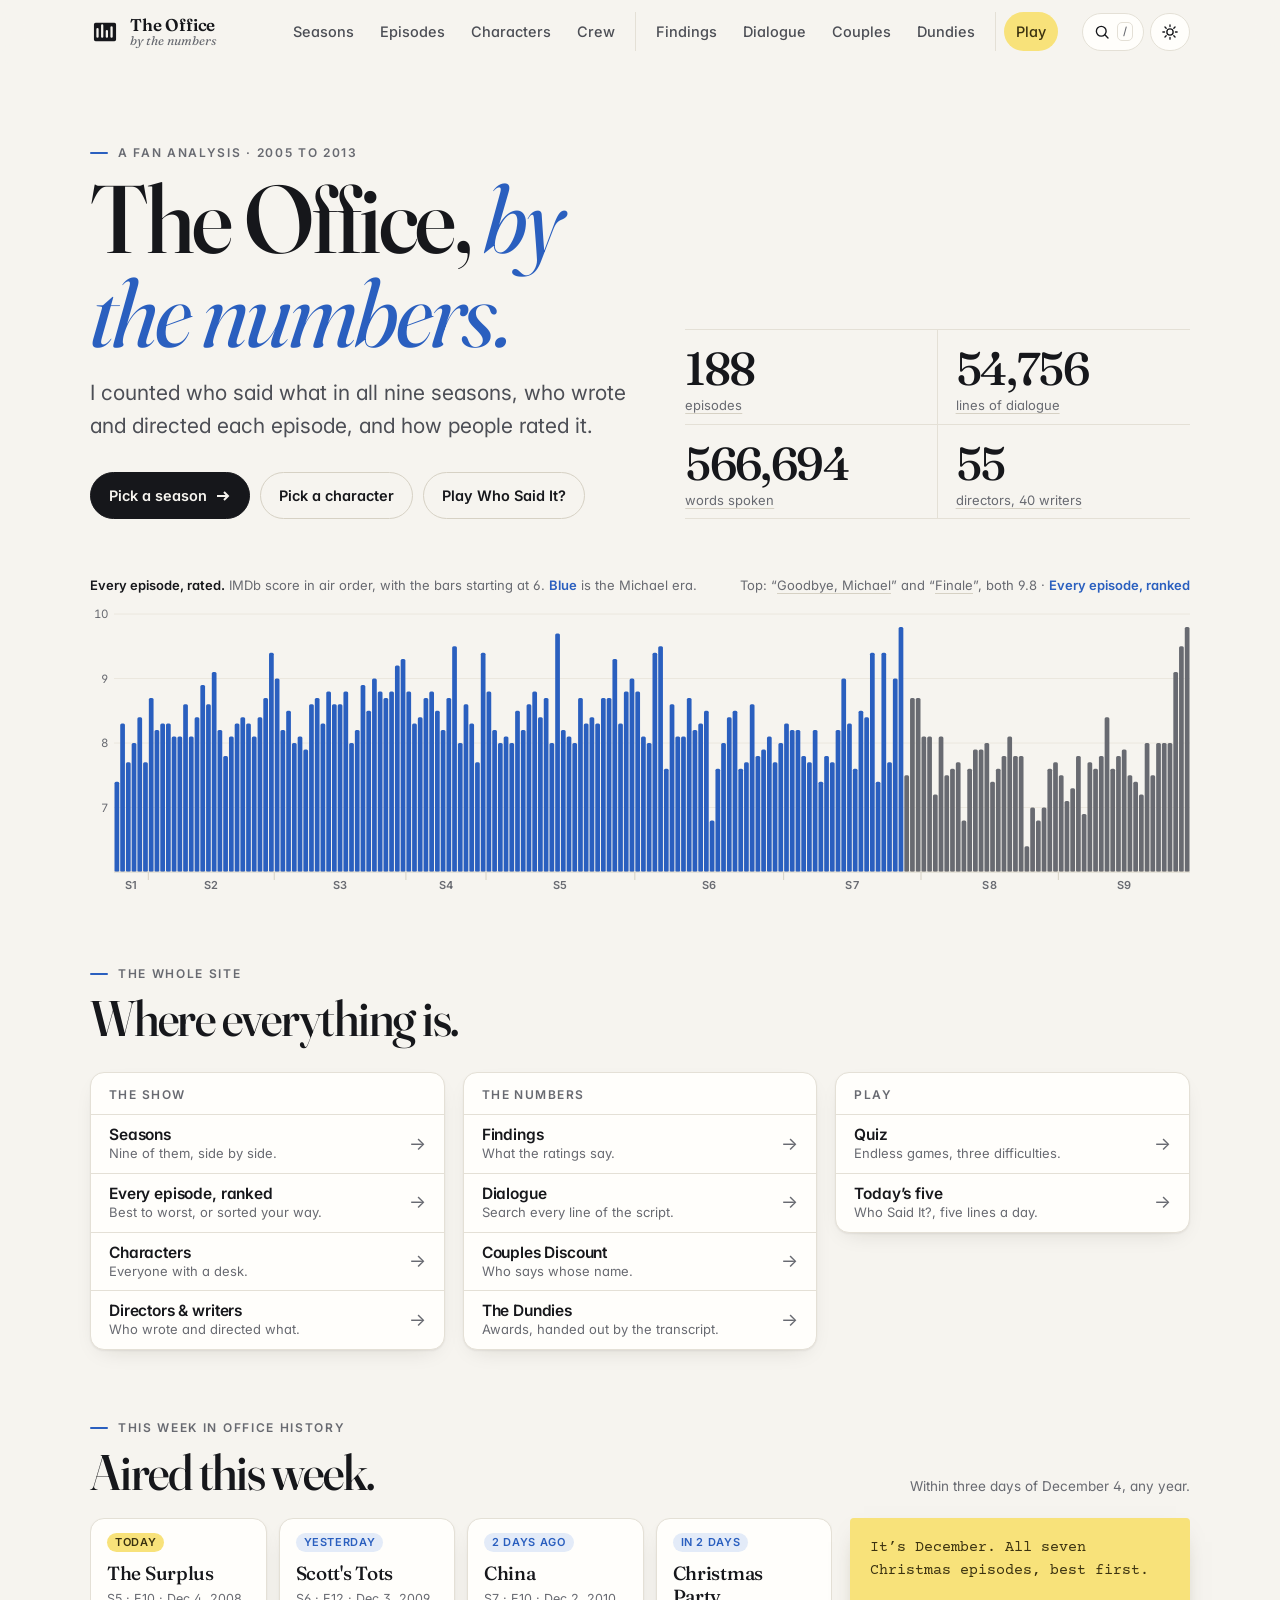
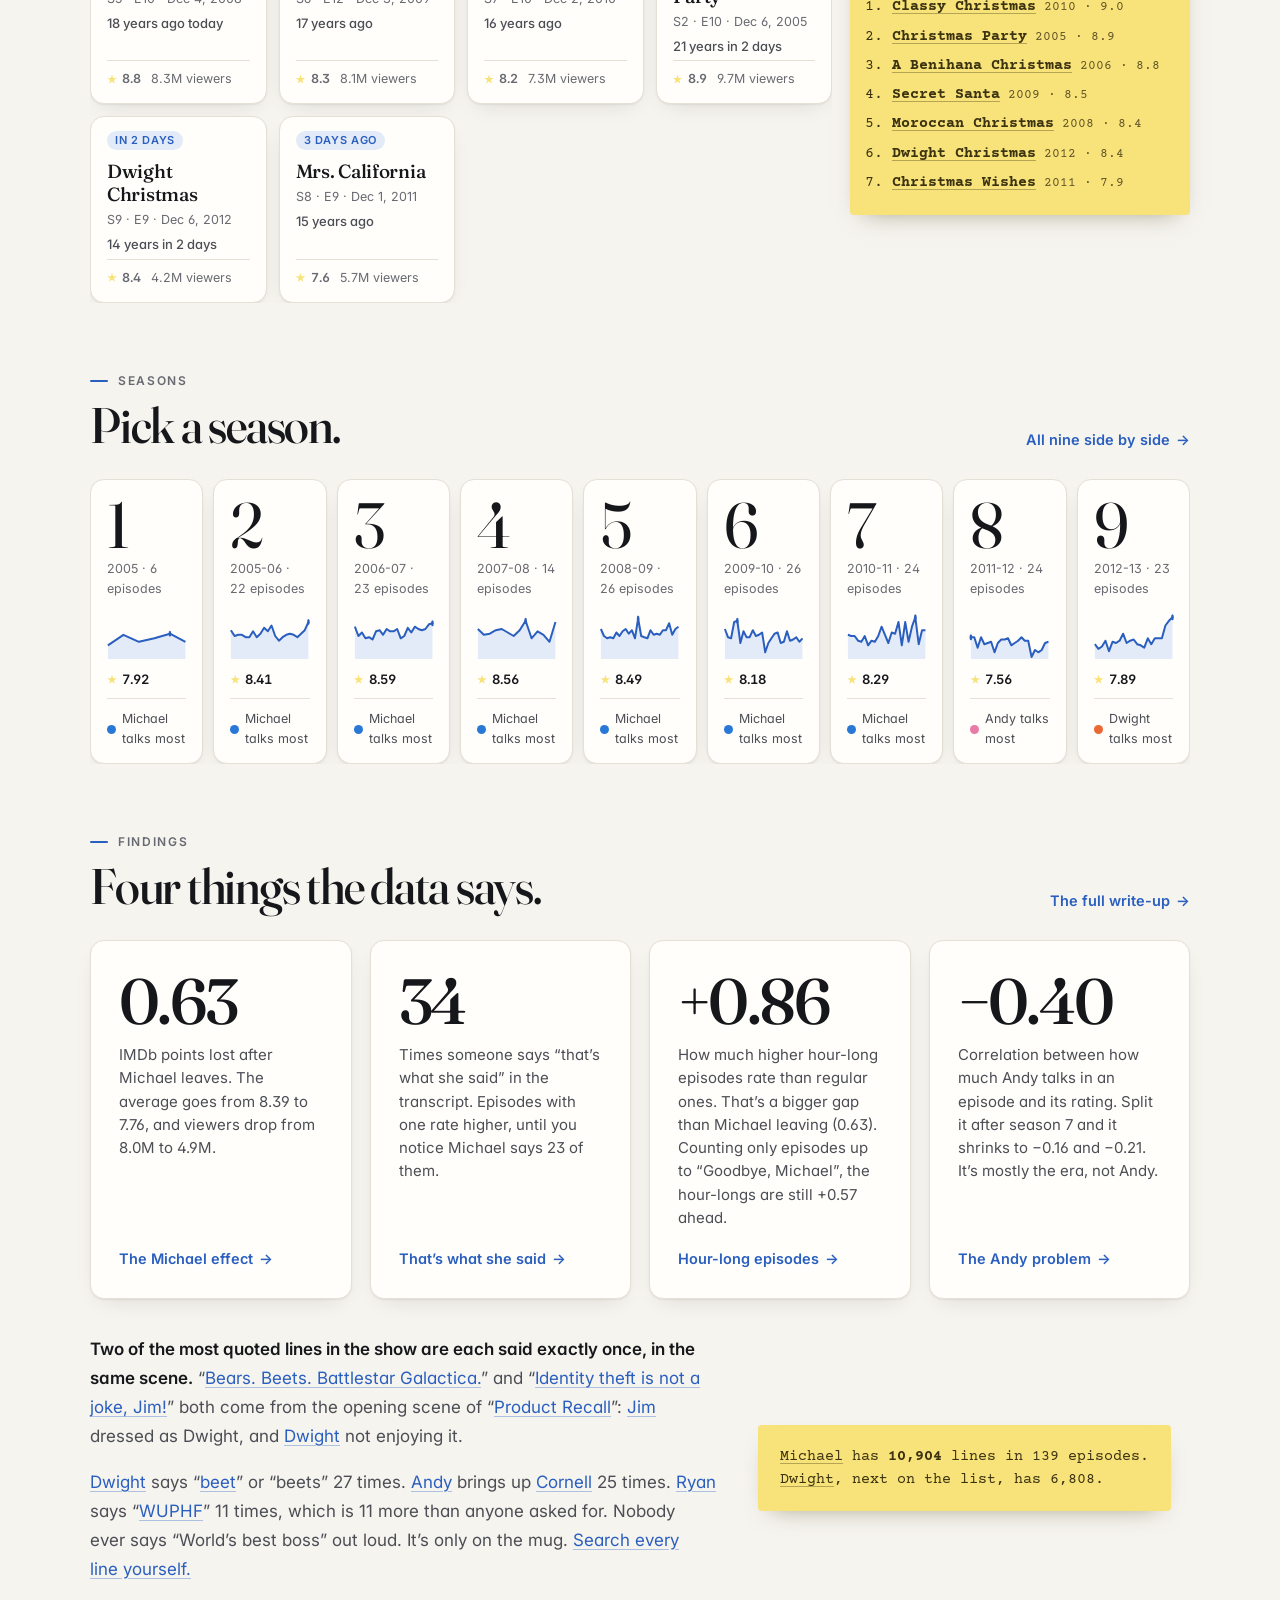
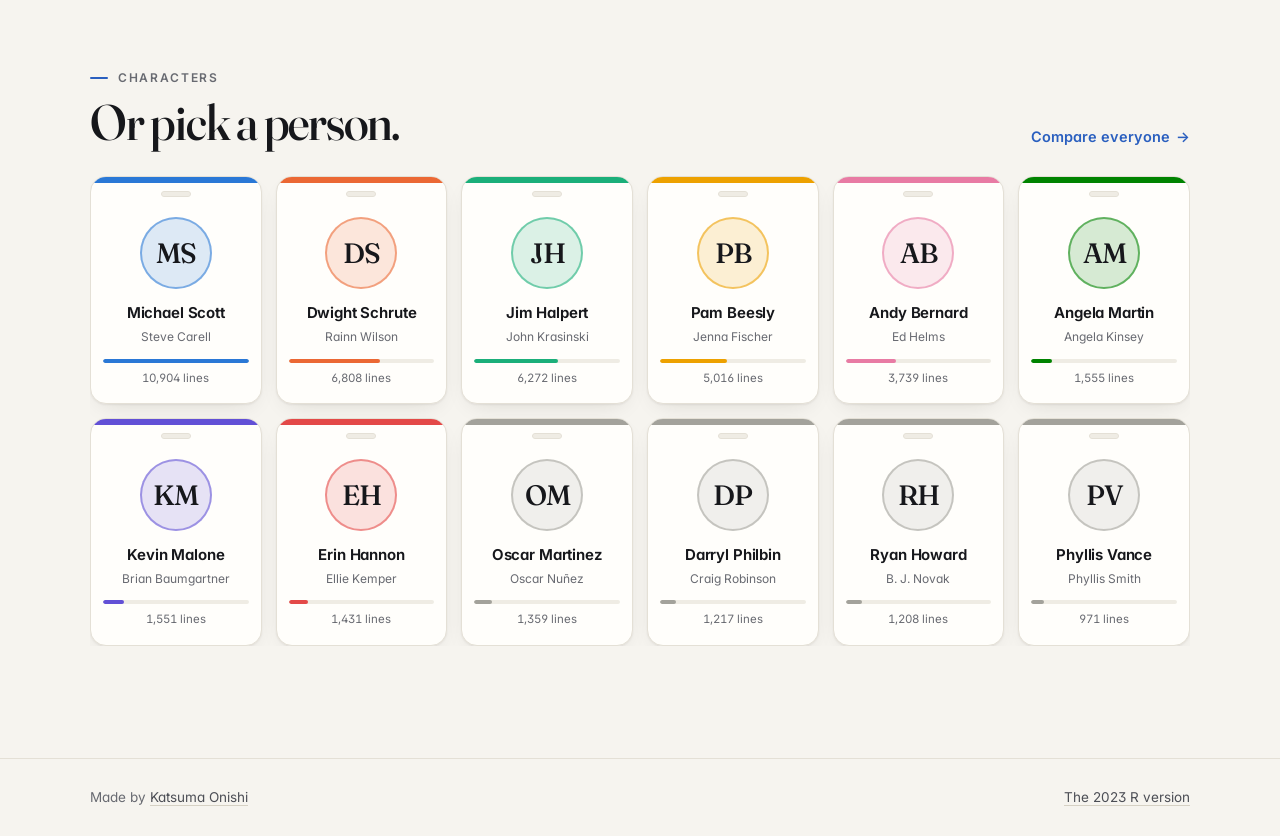
<file: index.html>
<!doctype html>
<html lang="en-CA">
<head>
  <meta charset="utf-8">
  <meta name="viewport" content="width=device-width, initial-scale=1, viewport-fit=cover">
  <title>The Office, by the numbers · Katsuma Onishi</title>
  <meta name="description" content="Every season, character, director, writer and line of dialogue in The Office (US), counted and charted. 188 episodes, 54,756 lines.">
  <meta name="author" content="Katsuma Onishi">
  <meta name="theme-color" content="#f6f4ef" media="(prefers-color-scheme: light)">
  <meta name="theme-color" content="#121316" media="(prefers-color-scheme: dark)">
  <meta property="og:title" content="The Office, by the numbers">
  <meta property="og:description" content="188 episodes, 54,756 lines of dialogue, 55 directors. I counted all of it. Then I made a quiz.">
  <meta property="og:type" content="website">
  <meta property="og:url" content="https://katsuma.ca/the-office-analysis/">
  <meta property="og:image" content="https://katsuma.ca/the-office-analysis/assets/og.png">
  <meta name="twitter:card" content="summary_large_image">
  <link rel="icon" href="assets/favicon.svg" type="image/svg+xml">
  <link rel="preconnect" href="https://fonts.googleapis.com">
  <link rel="preconnect" href="https://fonts.gstatic.com" crossorigin>
  <link rel="stylesheet" href="https://fonts.googleapis.com/css2?family=Courier+Prime:wght@400;700&family=Fraunces:ital,opsz,wght@0,9..144,300..600;1,9..144,400&family=Inter:wght@400..700&display=swap">
  <link rel="stylesheet" href="assets/css/style.css">
  <link rel="modulepreload" href="assets/js/app.js">
  <link rel="modulepreload" href="assets/js/ui.js">
  <link rel="modulepreload" href="assets/js/charts.js">
  <link rel="modulepreload" href="assets/js/pages.js">
  <link rel="modulepreload" href="assets/js/people.js">
  <link rel="modulepreload" href="assets/js/talk.js">
  <link rel="modulepreload" href="assets/js/quiz.js">
  <link rel="modulepreload" href="assets/js/fun.js">
  <link rel="modulepreload" href="assets/js/sitemap.js">
  <link rel="modulepreload" href="assets/js/wayfinding.js">
  <link rel="modulepreload" href="assets/js/endless.js">
  <link rel="modulepreload" href="assets/js/qgen.js">
  <link rel="preload" href="data/office.json" as="fetch" crossorigin="anonymous">
  <link rel="preload" href="data/clips.json" as="fetch" crossorigin="anonymous">
  <script>
    // Set the theme before first paint so dark mode doesn't flash white.
    try { const t = localStorage.getItem('theme'); if (t) document.documentElement.dataset.theme = t; } catch (e) {}
  </script>
</head>
<body>
  <a class="skip" href="#app">Skip to content</a>
  <div class="progress" aria-hidden="true"><span></span></div>

  <header class="top">
    <div class="top-inner">
      <a class="brand" href="#/" aria-label="Home">
        <svg class="brand-mark" viewBox="0 0 32 32" aria-hidden="true"><rect x="3" y="5" width="26" height="22" rx="3"/><path d="M8 21V13M13 21V9M18 21v-6M23 21V11"/></svg>
        <span class="brand-text"><b>The Office</b><i>by the numbers</i></span>
      </a>
      <!-- Drawn again from assets/js/sitemap.js as soon as the script runs; this copy is what shows until then. -->
      <nav class="nav" aria-label="Main">
        <span class="nav-g"><a href="#/seasons" data-nav="seasons">Seasons</a><a href="#/episodes" data-nav="episodes">Episodes</a><a href="#/characters" data-nav="characters">Characters</a><a href="#/crew" data-nav="crew">Crew</a></span>
        <span class="nav-g"><a href="#/findings" data-nav="findings">Findings</a><a href="#/dialogue" data-nav="dialogue">Dialogue</a><a href="#/couples" data-nav="couples">Couples</a><a href="#/dundies" data-nav="dundies">Dundies</a></span>
        <span class="nav-g"><a href="#/quiz" data-nav="quiz" class="nav-play">Play</a></span>
      </nav>
      <div class="top-actions">
        <button class="icon-btn" id="open-search" aria-label="Jump to anything" title="Jump to anything (/)">
          <svg viewBox="0 0 24 24" aria-hidden="true"><circle cx="11" cy="11" r="6.5"/><path d="m20 20-4.2-4.2"/></svg>
          <kbd>/</kbd>
        </button>
        <button class="icon-btn" id="theme" aria-label="Toggle dark mode" title="Light or dark">
          <svg class="sun" viewBox="0 0 24 24" aria-hidden="true"><circle cx="12" cy="12" r="4.2"/><path d="M12 2.5v2.2M12 19.3v2.2M2.5 12h2.2M19.3 12h2.2M5.3 5.3l1.6 1.6M17.1 17.1l1.6 1.6M5.3 18.7l1.6-1.6M17.1 6.9l1.6-1.6"/></svg>
          <svg class="moon" viewBox="0 0 24 24" aria-hidden="true"><path d="M20 14.5A8 8 0 0 1 9.5 4a8 8 0 1 0 10.5 10.5Z"/></svg>
        </button>
        <button class="icon-btn menu-btn" id="menu" aria-label="Menu" aria-expanded="false" aria-controls="sheet">
          <svg viewBox="0 0 24 24" aria-hidden="true"><path d="M4 7h16M4 12h16M4 17h16"/></svg>
        </button>
      </div>
    </div>
  </header>

  <div class="sheet-back" id="sheet-back" hidden></div>
  <!-- The phone menu. Its links are drawn from assets/js/sitemap.js. -->
  <div class="sheet" id="sheet" hidden></div>

  <main id="app" tabindex="-1">
    <div class="boot">
      <div class="boot-bars"><span></span><span></span><span></span><span></span><span></span></div>
      <p>Counting 54,756 lines of dialogue…</p>
    </div>
  </main>

  <footer class="foot">
    <div class="foot-inner">
      <p>Made by <a href="https://katsuma.ca">Katsuma Onishi</a></p>
      <p><a href="original/index.html">The 2023 R version</a></p>
    </div>
  </footer>

  <div class="tip" role="tooltip" aria-hidden="true"></div>

  <div class="palette" id="palette" hidden>
    <div class="palette-box" role="dialog" aria-modal="true" aria-label="Jump to">
      <div class="palette-input">
        <svg viewBox="0 0 24 24" aria-hidden="true"><circle cx="11" cy="11" r="6.5"/><path d="m20 20-4.2-4.2"/></svg>
        <input id="palette-q" type="search" placeholder="Episode, character, page, or any word…" autocomplete="off" spellcheck="false" aria-label="Search for a page, episode, character, or any word in the script" role="combobox" aria-controls="palette-list" aria-expanded="true">
        <button type="button" class="pal-close" id="palette-close" aria-label="Close"><span class="pc-key">esc</span><span class="pc-word">Close</span></button>
      </div>
      <ul id="palette-list" role="listbox"></ul>
    </div>
  </div>

  <noscript><p class="noscript">This one needs JavaScript. The <a href="original/2023-report.html">2023 version</a> works without it.</p></noscript>
  <script type="module" src="assets/js/app.js"></script>
</body>
</html>
</file>
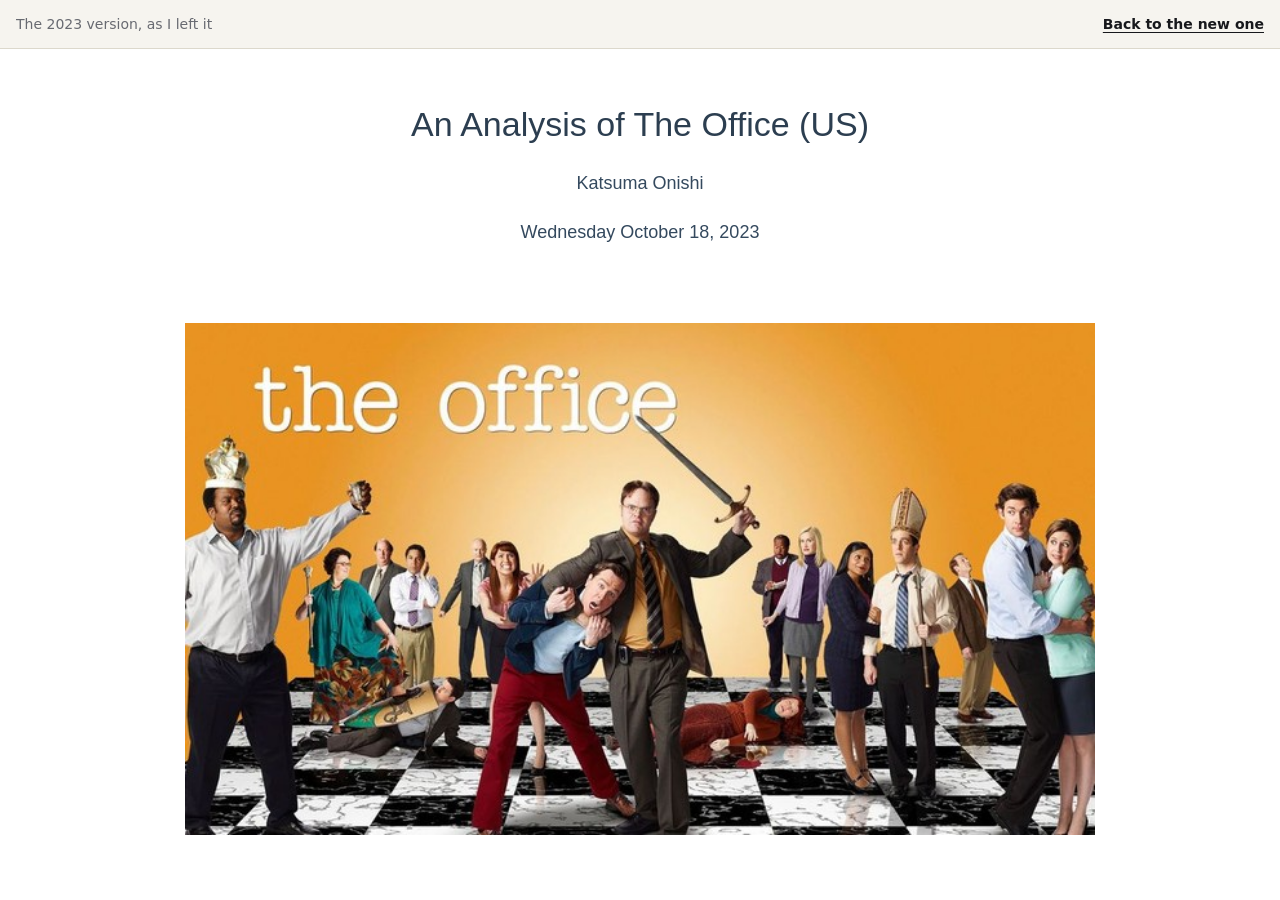
<file: original/index.html>
<!doctype html>
<html lang="en-CA">
<head>
  <meta charset="utf-8">
  <meta name="viewport" content="width=device-width, initial-scale=1, viewport-fit=cover">
  <title>An Analysis of The Office (US), 2023 · Katsuma Onishi</title>
  <meta name="description" content="My first data project, from 2023, kept as it was.">
  <link rel="icon" href="../assets/favicon.svg" type="image/svg+xml">
  <style>
    /* 2023-report.html is the report exactly as I published it in 2023, and it has no way back to the site.
       This page shows it in a frame under one bar that does, so the report's own file stays untouched. */
    html, body { height: 100%; margin: 0; }
    body { display: flex; flex-direction: column; background: #f6f4ef; color: #17181c; font: 500 14px/1.3 system-ui, -apple-system, "Segoe UI", sans-serif; }
    .bar { flex: none; display: flex; align-items: center; justify-content: space-between; gap: 12px; padding: 0 16px; padding-left: max(16px, env(safe-area-inset-left)); padding-right: max(16px, env(safe-area-inset-right)); min-height: 48px; border-bottom: 1px solid #dcd8cc; }
    .bar span { color: #686a71; overflow: hidden; text-overflow: ellipsis; white-space: nowrap; }
    .bar a { flex: none; display: inline-flex; align-items: center; min-height: 44px; color: inherit; font-weight: 650; text-underline-offset: 3px; }
    iframe { flex: 1; min-height: 0; width: 100%; border: 0; background: #fff; }
    @media (prefers-color-scheme: dark) {
      body { background: #121316; color: #f1efe9; }
      .bar { border-color: #2a2b31; }
      .bar span { color: #9a9ca3; }
    }
  </style>
</head>
<body>
  <div class="bar"><span>The 2023 version, as I left it</span><a href="../">Back to the new one</a></div>
  <iframe id="report" src="2023-report.html" title="An Analysis of The Office (US), the 2023 report"></iframe>
  <noscript><p style="padding:16px"><a href="2023-report.html">Open the 2023 report</a></p></noscript>
  <script>
    // Links out of the report (Kaggle, Wikipedia) would otherwise load inside the frame, and most sites refuse
    // to be framed. Send those to a new tab; links within the report keep working as they did.
    document.getElementById('report').addEventListener('load', (e) => {
      try {
        const doc = e.target.contentDocument;
        doc.querySelectorAll('a[href]').forEach((a) => {
          if (a.host && a.host !== location.host) { a.target = '_blank'; a.rel = 'noopener'; }
        });
      } catch (err) { /* opened from disk: the browser keeps the two files apart, and the links behave as before */ }
    });
  </script>
</body>
</html>
</file>
<file: assets/css/style.css>
/* The Office, by the numbers. One stylesheet, no framework. */

:root {
  color-scheme: light;
  --bg: #f6f4ef;
  --bg-2: #efece4;
  --surface: #fffefb;
  --surface-2: #faf8f3;
  --ink: #16171b;
  --ink-2: #4c4e55;
  --ink-3: #686a71;
  --line: #e4e0d6;
  --line-2: #d6d1c4;
  --grid: #ebe7de;
  --accent: #2a5fbf;
  --accent-ink: #ffffff;
  --accent-soft: #e3ebf8;
  --note: #f8e27a;
  --note-ink: #3b3210;
  --good: #0a7d0a;
  --bad: #c03434;
  --shadow: 0 1px 2px rgb(30 25 10 / 6%), 0 8px 24px -12px rgb(30 25 10 / 18%);
  --shadow-lg: 0 2px 4px rgb(30 25 10 / 6%), 0 24px 48px -20px rgb(30 25 10 / 30%);

  /* Character slots, fixed order, validated palette. Everyone else is --other. */
  --c-michael: #2a78d6;
  --c-dwight: #eb6834;
  --c-jim: #1baf7a;
  --c-pam: #eda100;
  --c-andy: #e87ba4;
  --c-angela: #008300;
  --c-kevin: #6250d6;
  --c-erin: #e34948;
  --other: #a3a29b;

  --seq-1: #cde2fb; --seq-2: #9ec5f4; --seq-3: #6da7ec; --seq-4: #3987e5; --seq-5: #256abf; --seq-6: #184f95; --seq-7: #0d366b;

  --serif: "Fraunces", "Iowan Old Style", Georgia, serif;
  --sans: "Inter", ui-sans-serif, system-ui, -apple-system, "Segoe UI", sans-serif;
  --mono: "Courier Prime", "Courier New", ui-monospace, monospace;

  --r: 14px;
  --r-sm: 8px;
  --wrap: 1180px;
  --pad: clamp(18px, 4vw, 40px);
  --ease: cubic-bezier(.2, .7, .2, 1);
  --spring: cubic-bezier(.34, 1.4, .5, 1);
}

@media (prefers-color-scheme: dark) {
  :root:where(:not([data-theme="light"])) {
    color-scheme: dark;
    --bg: #121316; --bg-2: #17181c; --surface: #1b1c20; --surface-2: #202126;
    --ink: #f0efec; --ink-2: #c3c2b7; --ink-3: #8d8c86; --line: #2c2d33; --line-2: #3a3b42; --grid: #26272c;
    --accent: #6b9bf0; --accent-ink: #0e1a33; --accent-soft: #1d2a44; --note: #e8cf5a; --note-ink: #2b2406;
    --good: #3cc13c; --bad: #ec6767;
    --shadow: 0 1px 2px rgb(0 0 0 / 30%), 0 10px 28px -12px rgb(0 0 0 / 60%);
    --shadow-lg: 0 2px 4px rgb(0 0 0 / 30%), 0 24px 48px -16px rgb(0 0 0 / 70%);
    --c-michael: #3987e5; --c-dwight: #d95926; --c-jim: #199e70; --c-pam: #c98500;
    --c-andy: #d55181; --c-angela: #008300; --c-kevin: #9085e9; --c-erin: #e66767; --other: #6d6c67;
    --seq-1: #1d2a40; --seq-2: #184f95; --seq-3: #256abf; --seq-4: #2a78d6; --seq-5: #5598e7; --seq-6: #86b6ef; --seq-7: #cde2fb;
  }
}
:root[data-theme="dark"] {
  color-scheme: dark;
  --bg: #121316; --bg-2: #17181c; --surface: #1b1c20; --surface-2: #202126;
  --ink: #f0efec; --ink-2: #c3c2b7; --ink-3: #8d8c86; --line: #2c2d33; --line-2: #3a3b42; --grid: #26272c;
  --accent: #6b9bf0; --accent-ink: #0e1a33; --accent-soft: #1d2a44; --note: #e8cf5a; --note-ink: #2b2406;
  --good: #3cc13c; --bad: #ec6767;
  --shadow: 0 1px 2px rgb(0 0 0 / 30%), 0 10px 28px -12px rgb(0 0 0 / 60%);
  --shadow-lg: 0 2px 4px rgb(0 0 0 / 30%), 0 24px 48px -16px rgb(0 0 0 / 70%);
  --c-michael: #3987e5; --c-dwight: #d95926; --c-jim: #199e70; --c-pam: #c98500;
  --c-andy: #d55181; --c-angela: #008300; --c-kevin: #9085e9; --c-erin: #e66767; --other: #6d6c67;
  --seq-1: #1d2a40; --seq-2: #184f95; --seq-3: #256abf; --seq-4: #2a78d6; --seq-5: #5598e7; --seq-6: #86b6ef; --seq-7: #cde2fb;
}

*, *::before, *::after { box-sizing: border-box; }
[hidden] { display: none !important; }
html { -webkit-text-size-adjust: 100%; scroll-padding-top: 130px; }
body {
  margin: 0; background: var(--bg); color: var(--ink);
  font: 16px/1.6 var(--sans); font-feature-settings: "cv11", "ss01";
  -webkit-font-smoothing: antialiased; text-rendering: optimizeLegibility;
  min-height: 100vh; display: flex; flex-direction: column;
}
main { flex: 1; outline: none; }
a { color: inherit; }
img, svg { display: block; max-width: 100%; }
button { font: inherit; color: inherit; }
::selection { background: var(--note); color: var(--note-ink); }
:focus-visible { outline: 2px solid var(--accent); outline-offset: 2px; border-radius: 4px; }
.num, .tabnum { font-variant-numeric: tabular-nums; }

.skip { position: absolute; left: -999px; top: 8px; z-index: 100; background: var(--ink); color: var(--bg); padding: 8px 14px; border-radius: 8px; }
.skip:focus { left: 8px; }

/* ---------------------------------------------------------------- top bar */

.progress { position: fixed; inset: 0 0 auto 0; height: 2px; z-index: 60; pointer-events: none; }
.progress span { display: block; height: 100%; width: 100%; background: var(--accent); transform-origin: 0 50%; transform: scaleX(0); }

.top {
  position: sticky; top: 0; z-index: 50;
  background: color-mix(in srgb, var(--bg) 82%, transparent);
  backdrop-filter: saturate(1.6) blur(14px); -webkit-backdrop-filter: saturate(1.6) blur(14px);
  border-bottom: 1px solid transparent; transition: border-color .3s;
}
.top.scrolled { border-bottom-color: var(--line); }
.top-inner { max-width: var(--wrap); margin: 0 auto; padding: 12px var(--pad); display: flex; align-items: center; gap: 24px; }
.brand { display: flex; align-items: center; gap: 10px; text-decoration: none; flex-shrink: 0; }
.brand-mark { width: 30px; height: 30px; fill: var(--ink); stroke: var(--bg); stroke-width: 2.4; stroke-linecap: round; transition: transform .5s var(--spring); }
.brand:hover .brand-mark { transform: rotate(-8deg) scale(1.06); }
.brand-text { display: flex; flex-direction: column; line-height: 1.05; }
.brand-text b { font: 600 17px/1 var(--serif); letter-spacing: -.01em; }
.brand-text i { font: italic 400 12.5px/1.2 var(--serif); color: var(--ink-3); }

.nav { display: flex; align-items: center; margin-left: auto; }
.nav-g { display: flex; gap: 2px; }
.nav-g + .nav-g { margin-left: 8px; padding-left: 8px; border-left: 1px solid var(--line); }
.nav a {
  position: relative; text-decoration: none; font-size: 14.5px; font-weight: 500; color: var(--ink-2);
  padding: 8px 12px; border-radius: 999px; transition: color .2s, background .2s;
}
.nav a:hover { color: var(--ink); background: var(--bg-2); }
.nav a.on { color: var(--ink); background: var(--surface); box-shadow: var(--shadow); }
.top-actions { display: flex; gap: 6px; align-items: center; }
.icon-btn {
  display: inline-flex; align-items: center; gap: 6px; height: 38px; min-width: 38px; padding: 0 10px; justify-content: center;
  border: 1px solid var(--line); background: var(--surface); border-radius: 999px; cursor: pointer;
  transition: transform .2s var(--ease), border-color .2s, background .2s;
}
.icon-btn:hover { border-color: var(--line-2); transform: translateY(-1px); }
.icon-btn:active { transform: translateY(0) scale(.96); }
.icon-btn svg { width: 18px; height: 18px; fill: none; stroke: currentColor; stroke-width: 1.8; stroke-linecap: round; stroke-linejoin: round; }
.icon-btn kbd { font: 500 11px var(--sans); color: var(--ink-3); border: 1px solid var(--line); border-radius: 5px; padding: 0 5px; line-height: 17px; }
#theme .moon { display: none; }
:root[data-theme="dark"] #theme .sun { display: none; }
:root[data-theme="dark"] #theme .moon { display: block; }
@media (prefers-color-scheme: dark) {
  :root:not([data-theme="light"]) #theme .sun { display: none; }
  :root:not([data-theme="light"]) #theme .moon { display: block; }
}
.menu-btn { display: none; }

/* The menu drops down to three quarters of the way down the screen. A tap anywhere but a link closes it (app.js). */
.sheet {
  position: fixed; inset: 63px 0 auto 0; height: calc(75vh - 63px); height: calc(75dvh - 63px); min-height: 320px; z-index: 45; background: var(--bg);
  padding: 4px var(--pad) 6px; overflow: auto; overscroll-behavior: contain; animation: sheet-in .3s var(--ease);
  border-bottom: 1px solid var(--line); border-radius: 0 0 22px 22px; box-shadow: 0 24px 48px -24px rgb(0 0 0 / 35%);
}
.sheet-back { position: fixed; inset: 0; z-index: 44; background: rgb(10 10 12 / 28%); cursor: pointer; -webkit-tap-highlight-color: transparent; animation: fade .3s; }
/* Home, then the three groups from sitemap.js, two links to a row. */
.sheet nav > * { opacity: 0; animation: rise .4s var(--ease) forwards; }
.sheet nav > :nth-child(2) { animation-delay: .04s } .sheet nav > :nth-child(3) { animation-delay: .08s } .sheet nav > :nth-child(4) { animation-delay: .12s }
.sheet a { text-decoration: none; }
.sh-home, .sh-links a {
  display: flex; align-items: center; min-height: clamp(38px, 6.9dvh, 58px); border-bottom: 1px solid var(--line);
  font: 500 clamp(17px, 2.6dvh, 22px)/1.15 var(--serif); letter-spacing: -.01em;
}
.sh-h { margin: clamp(12px, 2.2dvh, 20px) 0 0; font: 650 11px/1.2 var(--sans); letter-spacing: .1em; text-transform: uppercase; color: var(--ink-3); }
.sh-links { display: grid; grid-template-columns: minmax(0, 1fr) minmax(0, 1fr); column-gap: 18px; }
.sheet [aria-current="page"] { color: var(--accent); }
.sheet [aria-current="page"]::before { content: ""; flex: none; width: 6px; height: 6px; margin-right: 8px; border-radius: 50%; background: currentColor; }
.sheet a.sheet-old { display: inline-block; font: 500 14px/1.4 var(--sans); color: var(--ink-3); padding: 10px 0 2px; opacity: 0; animation: rise .4s var(--ease) .16s forwards; text-decoration: underline; text-decoration-color: var(--line-2); text-underline-offset: 3px; }
@keyframes sheet-in { from { opacity: 0; transform: translateY(-8px); } }

@media (max-width: 1100px) {
  .nav { display: none; }
  .menu-btn { display: inline-flex; }
  .top-actions { margin-left: auto; }
  .icon-btn kbd { display: none; }
}

/* ---------------------------------------------------------------- layout */

.wrap { max-width: var(--wrap); margin: 0 auto; padding: 0 var(--pad); }
.section { padding-top: clamp(36px, 6vw, 72px); padding-bottom: clamp(36px, 6vw, 72px); }
.section + .section { padding-top: 0; }
.section-head { display: flex; align-items: end; justify-content: space-between; gap: 24px; margin-bottom: 28px; flex-wrap: wrap; }
.eyebrow { font: 600 12px/1 var(--sans); letter-spacing: .14em; text-transform: uppercase; color: var(--ink-3); margin: 0 0 12px; display: flex; align-items: center; gap: 10px; }
.eyebrow::before { content: ""; width: 18px; height: 2px; background: var(--accent); border-radius: 2px; }
h1, h2, h3 { font-family: var(--serif); font-weight: 500; letter-spacing: -.025em; margin: 0; text-wrap: balance; }
h1 { font-size: clamp(44px, 8vw, 96px); line-height: .98; font-variation-settings: "opsz" 144; }
h2 { font-size: clamp(30px, 4.4vw, 50px); line-height: 1.04; font-variation-settings: "opsz" 120; }
h3 { font-size: clamp(21px, 2.3vw, 26px); line-height: 1.15; }
h1 em, h2 em { font-style: italic; font-weight: 400; color: var(--accent); }
.lede { font-size: clamp(17px, 1.9vw, 21px); line-height: 1.55; color: var(--ink-2); max-width: 46ch; margin: 18px 0 0; text-wrap: pretty; }
.prose { max-width: 66ch; color: var(--ink-2); font-size: 17px; line-height: 1.7; }
.prose p { margin: 0 0 1em; text-wrap: pretty; }
.prose strong { color: var(--ink); font-weight: 600; }
.muted { color: var(--ink-3); }
.small { font-size: 13.5px; }

.grid { display: grid; gap: 18px; }
.g2 { grid-template-columns: repeat(2, minmax(0, 1fr)); }
.g3 { grid-template-columns: repeat(3, minmax(0, 1fr)); }
.g4 { grid-template-columns: repeat(4, minmax(0, 1fr)); }
.g-7-5 { grid-template-columns: minmax(0, 7fr) minmax(0, 5fr); }
@media (max-width: 960px) { .g3, .g4 { grid-template-columns: repeat(2, minmax(0, 1fr)); } .g-7-5 { grid-template-columns: minmax(0, 1fr); } }
@media (max-width: 620px) { .g2, .g3, .g4 { grid-template-columns: minmax(0, 1fr); } }

.card {
  background: var(--surface); border: 1px solid var(--line); border-radius: var(--r);
  padding: clamp(18px, 2.6vw, 28px); box-shadow: var(--shadow); position: relative; min-width: 0;
}
.card-title { font: 600 15px/1.3 var(--sans); margin: 0 0 4px; letter-spacing: -.005em; }
.card-sub { font-size: 13.5px; color: var(--ink-3); margin: 0 0 18px; line-height: 1.45; }
.card-head { display: flex; justify-content: space-between; gap: 16px; align-items: start; flex-wrap: wrap; }

/* stat tiles */
.stats { display: grid; grid-template-columns: repeat(auto-fit, minmax(150px, 1fr)); background: var(--surface); border: 1px solid var(--line); border-radius: var(--r); overflow: hidden; box-shadow: var(--shadow); }
/* Separators drawn on each tile and clipped by the container, so a short last row doesn't leave a grey block. */
.stat { background: var(--surface); padding: 18px 20px 20px; min-width: 0; border-right: 1px solid var(--line); border-bottom: 1px solid var(--line); margin: 0 -1px -1px 0; }
.stat-label { font-size: 12.5px; color: var(--ink-3); font-weight: 500; letter-spacing: .01em; }
.stat-value { font: 500 clamp(28px, 3.6vw, 40px)/1.05 var(--serif); letter-spacing: -.03em; margin-top: 6px; font-variant-numeric: tabular-nums lining-nums; white-space: nowrap; }
.stat-value small { font: 500 14px var(--sans); color: var(--ink-3); letter-spacing: 0; margin-left: 3px; }
.stat-note { font-size: 12.5px; color: var(--ink-3); margin-top: 6px; line-height: 1.4; }
.delta-up { color: var(--good); } .delta-down { color: var(--bad); }

/* pills and chips */
.pills { display: flex; gap: 6px; flex-wrap: wrap; }
.pill {
  border: 1px solid var(--line); background: var(--surface); border-radius: 999px; padding: 7px 14px;
  font-size: 13.5px; font-weight: 500; cursor: pointer; text-decoration: none; color: var(--ink-2); white-space: nowrap;
  transition: background .2s, color .2s, border-color .2s, transform .2s var(--ease);
}
.pill:hover { border-color: var(--line-2); color: var(--ink); transform: translateY(-1px); }
.pill.on, .pill[aria-pressed="true"] { background: var(--ink); color: var(--bg); border-color: var(--ink); }
.pills.scroll { flex-wrap: nowrap; overflow-x: auto; scrollbar-width: none; padding: 2px; margin: -2px; mask-image: linear-gradient(90deg, #000 92%, transparent); }
.pills.scroll::-webkit-scrollbar { display: none; }
.chip { display: inline-flex; align-items: center; gap: 6px; font-size: 13px; padding: 4px 10px; border-radius: 999px; background: var(--bg-2); color: var(--ink-2); white-space: nowrap; }
.dot { width: 9px; height: 9px; border-radius: 50%; display: inline-block; flex-shrink: 0; }
.rating { display: inline-flex; align-items: center; gap: 5px; font-weight: 600; font-variant-numeric: tabular-nums; }
.rating::before { content: ""; width: 10px; height: 10px; background: var(--note); clip-path: polygon(50% 0, 61% 35%, 98% 35%, 68% 57%, 79% 91%, 50% 70%, 21% 91%, 32% 57%, 2% 35%, 39% 35%); }

.btn {
  display: inline-flex; align-items: center; gap: 8px; border: 1px solid var(--ink); background: var(--ink); color: var(--bg);
  padding: 11px 18px; border-radius: 999px; font-weight: 600; font-size: 14.5px; text-decoration: none; cursor: pointer;
  transition: transform .25s var(--spring), box-shadow .25s;
}
.btn:hover { transform: translateY(-2px); box-shadow: var(--shadow-lg); }
.btn.ghost { background: transparent; color: var(--ink); border-color: var(--line-2); }
.btn svg { width: 16px; height: 16px; fill: none; stroke: currentColor; stroke-width: 2; transition: transform .25s var(--ease); }
.btn:hover svg { transform: translateX(3px); }
.link-arrow { font-weight: 600; font-size: 14.5px; text-decoration: none; color: var(--accent); display: inline-flex; gap: 6px; align-items: center; }
.link-arrow::after { content: "→"; transition: transform .25s var(--ease); }
.link-arrow:hover::after { transform: translateX(4px); }

/* ---------------------------------------------------------------- reveal animations */

.rv { opacity: 0; transform: translateY(18px); transition: opacity .8s var(--ease), transform .8s var(--ease); transition-delay: var(--d, 0s); }
.rv.in { opacity: 1; transform: none; }
@keyframes rise { from { opacity: 0; transform: translateY(14px); } to { opacity: 1; transform: none; } }
@keyframes fade { from { opacity: 0; } }
.page { animation: fade .45s var(--ease); }
.page-head > * { animation: rise .8s var(--ease) backwards; }
.page-head > *:nth-child(2) { animation-delay: .06s } .page-head > *:nth-child(3) { animation-delay: .12s } .page-head > *:nth-child(4) { animation-delay: .18s }

@media (prefers-reduced-motion: reduce) {
  .boot-bars span { animation: none !important; }
  *, *::before, *::after { animation-duration: .001s !important; animation-delay: 0s !important; transition-duration: .001s !important; }
  .rv { opacity: 1; transform: none; }
}

::view-transition-old(root), ::view-transition-new(root) { animation-duration: .35s; animation-timing-function: var(--ease); }

/* ---------------------------------------------------------------- boot */

.boot { min-height: 70vh; display: grid; place-content: center; justify-items: center; gap: 18px; color: var(--ink-3); font-size: 14px; }
.boot-bars { display: flex; gap: 5px; align-items: end; height: 34px; }
.boot-bars span { width: 6px; background: var(--accent); border-radius: 3px; animation: boot 1s var(--ease) infinite alternate; }
.boot-bars span:nth-child(1) { height: 40%; } .boot-bars span:nth-child(2) { height: 75%; animation-delay: .1s; }
.boot-bars span:nth-child(3) { height: 55%; animation-delay: .2s; } .boot-bars span:nth-child(4) { height: 100%; animation-delay: .3s; }
.boot-bars span:nth-child(5) { height: 65%; animation-delay: .4s; }
@keyframes boot { to { transform: scaleY(.35); opacity: .5; } }
.noscript { padding: 40px; text-align: center; }

/* ---------------------------------------------------------------- hero */

.hero { position: relative; padding: clamp(36px, 7vw, 84px) 0 0; overflow: hidden; }
.hero h1 { max-width: 12ch; }
.hero-row { display: grid; grid-template-columns: minmax(0, 1.1fr) minmax(0, 1fr); gap: 40px; align-items: end; }
.hero-actions { display: flex; gap: 10px; margin-top: 30px; flex-wrap: wrap; }
.hero-counters { display: grid; grid-template-columns: repeat(2, 1fr); gap: 0; border-top: 1px solid var(--line); }
.hero-counters div { padding: 16px 0 6px; border-bottom: 1px solid var(--line); }
.hero-counters div:nth-child(odd) { padding-right: 16px; border-right: 1px solid var(--line); }
.hero-counters div:nth-child(even) { padding-left: 18px; }
.hero-counters b { display: block; font: 500 clamp(30px, 4vw, 46px)/1 var(--serif); letter-spacing: -.035em; font-variant-numeric: tabular-nums; }
.hero-counters div > span { font-size: 13px; color: var(--ink-3); }
@media (max-width: 860px) { .hero-row { grid-template-columns: 1fr; gap: 28px; } }

.skyline-wrap { margin-top: clamp(30px, 5vw, 56px); position: relative; }
.skyline-cap { display: flex; justify-content: space-between; align-items: baseline; gap: 12px; font-size: 13px; color: var(--ink-3); margin-bottom: 10px; flex-wrap: wrap; }
.skyline-cap b { color: var(--ink); font-weight: 600; }
.skyline { width: 100%; height: clamp(170px, 26vw, 290px); overflow: visible; }
.skyline .bar { transform-box: fill-box; transform-origin: 50% 100%; transform: scaleY(0); animation: grow 1s var(--ease) forwards; cursor: pointer; transition: opacity .2s; }
.skyline:hover .bar { opacity: .35; }
.skyline .bar:hover, .skyline .bar.hl { opacity: 1; }
.skyline .sep { stroke: var(--line-2); stroke-width: 1; }
.skyline .slab { font: 600 11px var(--sans); fill: var(--ink-3); letter-spacing: .04em; }
@keyframes grow { to { transform: scaleY(1); } }

/* ---------------------------------------------------------------- season cards */

.season-rail { display: grid; grid-template-columns: repeat(9, minmax(0, 1fr)); gap: 10px; }
@media (max-width: 1100px) and (hover: hover) and (pointer: fine) { .season-rail { grid-template-columns: repeat(5, minmax(0, 1fr)); } }
@media (max-width: 700px), (max-width: 1100px) and (hover: none), (max-width: 1100px) and (pointer: coarse) { .season-rail { grid-template-columns: repeat(9, 200px); overflow-x: auto; scroll-snap-type: x mandatory; scroll-padding-inline: var(--pad); padding: 4px var(--pad) 18px; margin: 0 calc(-1 * var(--pad)); scrollbar-width: none; } .season-rail::-webkit-scrollbar { display: none; } .season-card { scroll-snap-align: start; } }
.season-card {
  position: relative; display: flex; flex-direction: column; text-decoration: none; min-height: 250px;
  background: var(--surface); border: 1px solid var(--line); border-radius: var(--r); padding: 16px 16px 14px; overflow: hidden;
  box-shadow: var(--shadow); transition: transform .35s var(--spring), box-shadow .35s, border-color .3s;
}
.season-card:hover { transform: translateY(-5px); box-shadow: var(--shadow-lg); border-color: var(--line-2); }
.season-card .sn { font: 400 64px/0.9 var(--serif); letter-spacing: -.05em; font-variation-settings: "opsz" 144; color: var(--ink); }
.season-card .sy { font-size: 12.5px; color: var(--ink-3); margin-top: 6px; }
.season-card .sr { margin-top: auto; display: flex; justify-content: space-between; align-items: center; gap: 6px; font-size: 13px; flex-wrap: wrap; }
@media (min-width: 1101px) and (max-width: 1320px) { .season-card .sr .muted { display: none; } }
.season-card svg.spark { width: 100%; height: 46px; margin: 14px 0 10px; overflow: visible; }
.season-card .lead { font-size: 12.5px; color: var(--ink-2); display: flex; align-items: center; gap: 6px; margin-top: 8px; padding-top: 10px; border-top: 1px solid var(--line); }
.season-card::after {
  content: ""; position: absolute; inset: auto -40% -60% auto; width: 140%; height: 90%; border-radius: 50%;
  background: radial-gradient(closest-side, var(--accent-soft), transparent); opacity: 0; transition: opacity .5s;
  pointer-events: none;
}
.season-card:hover::after { opacity: .9; }
.season-card > * { position: relative; z-index: 1; }

/* ---------------------------------------------------------------- badges (characters) */

.badges { display: grid; grid-template-columns: repeat(auto-fill, minmax(168px, 1fr)); gap: 14px; }
@media (max-width: 520px) {
  .badges { grid-template-columns: repeat(2, minmax(0, 1fr)); gap: 10px; }
  .badge { padding: 24px 10px 14px; }
  .badge .avatar { width: 56px; height: 56px; font-size: 22px; margin: 8px 0 10px; }
  .badge .bn { font-size: 14px; }
}
.badge {
  --cc: var(--other);
  position: relative; display: flex; flex-direction: column; align-items: center; text-align: center; text-decoration: none;
  background: var(--surface); border: 1px solid var(--line); border-radius: 16px; padding: 30px 12px 16px; overflow: hidden;
  box-shadow: var(--shadow); transition: transform .4s var(--spring), box-shadow .3s; transform-style: preserve-3d;
}
.badge::before { content: ""; position: absolute; top: 0; left: 0; right: 0; height: 6px; background: var(--cc); }
.badge .slot { position: absolute; top: 14px; width: 30px; height: 6px; border-radius: 4px; background: var(--bg-2); border: 1px solid var(--line); }
.badge:hover { transform: translateY(-6px) rotate(-1deg); box-shadow: var(--shadow-lg); }
.badge:nth-child(even):hover { transform: translateY(-6px) rotate(1deg); }
.avatar {
  width: 72px; height: 72px; border-radius: 50%; display: grid; place-items: center; margin: 10px 0 12px;
  background: color-mix(in srgb, var(--cc) 16%, var(--surface)); color: var(--ink);
  font: 500 28px/1 var(--serif); letter-spacing: -.04em; position: relative;
  box-shadow: inset 0 0 0 2px color-mix(in srgb, var(--cc) 55%, transparent);
}
.badge .bn { font-weight: 650; font-size: 15px; letter-spacing: -.01em; }
.badge .br { font-size: 12px; color: var(--ink-3); margin-top: 2px; }
.badge .bl { margin-top: 12px; width: 100%; height: 4px; background: var(--bg-2); border-radius: 4px; overflow: hidden; }
.badge .bl span { display: block; height: 100%; background: var(--cc); border-radius: 4px; transform-origin: 0 50%; transform: scaleX(0); transition: transform 1.2s var(--ease) .2s; }
.badge.in .bl span, .rv.in .badge .bl span { transform: scaleX(1); }
.badge .bc { font-size: 11.5px; color: var(--ink-3); margin-top: 6px; font-variant-numeric: tabular-nums; }

/* ---------------------------------------------------------------- findings teasers */

.teaser { text-decoration: none; display: flex; flex-direction: column; gap: 10px; transition: transform .35s var(--spring), box-shadow .3s; }
.teaser:hover { transform: translateY(-4px); box-shadow: var(--shadow-lg); }
.teaser .big { font: 500 clamp(44px, 5.6vw, 64px)/1 var(--serif); letter-spacing: -.04em; font-variant-numeric: tabular-nums; }
.teaser p { margin: 0; color: var(--ink-2); font-size: 15px; line-height: 1.55; }
.teaser .link-arrow { margin-top: auto; padding-top: 8px; }
.sticky-note {
  background: var(--note); color: var(--note-ink); border-radius: 4px; padding: 20px 22px; box-shadow: 0 10px 24px -14px rgb(60 50 0 / 50%);
  transform: rotate(-1.2deg); font-family: var(--mono); font-size: 15px; line-height: 1.55;
}
.sticky-note b { font-weight: 700; }

/* ---------------------------------------------------------------- page heads */

.page-head { padding-top: clamp(32px, 6vw, 72px); padding-bottom: clamp(24px, 4vw, 40px); }
.crumbs { font-size: 13px; color: var(--ink-3); display: flex; gap: 8px; align-items: center; margin-bottom: 18px; flex-wrap: wrap; }
.crumbs a { text-decoration: none; } .crumbs a:hover { color: var(--ink); text-decoration: underline; }
.subnav { position: sticky; top: 63px; z-index: 30; background: color-mix(in srgb, var(--bg) 88%, transparent); backdrop-filter: blur(12px); -webkit-backdrop-filter: blur(12px); padding: 10px 0; border-bottom: 1px solid var(--line); }
.subnav .wrap { display: flex; gap: 14px; align-items: center; }
.subnav .pills { flex: 1; min-width: 0; }
.subnav .label { font-size: 12.5px; color: var(--ink-3); font-weight: 600; letter-spacing: .06em; text-transform: uppercase; flex-shrink: 0; }
@media (max-width: 620px) { .subnav .label { display: none; } }

.season-hero { display: grid; grid-template-columns: auto 1fr; gap: clamp(18px, 4vw, 48px); align-items: end; }
.season-hero .giant { font: 300 clamp(120px, 22vw, 260px)/.78 var(--serif); letter-spacing: -.07em; font-variation-settings: "opsz" 144; color: var(--accent); }
@media (max-width: 620px) { .season-hero { grid-template-columns: 1fr; } }

.char-hero { display: grid; grid-template-columns: auto 1fr; gap: clamp(20px, 4vw, 44px); align-items: center; }
.char-hero .avatar { width: clamp(110px, 16vw, 168px); height: clamp(110px, 16vw, 168px); font-size: clamp(44px, 6vw, 70px); margin: 0; }
.char-hero .actor { font-size: 14px; color: var(--ink-3); margin-top: 10px; }
@media (max-width: 620px) { .char-hero { grid-template-columns: 1fr; } }
.pager { display: flex; justify-content: space-between; gap: 12px; margin-top: 40px; }
.pager a { flex: 1; text-decoration: none; padding: 18px 20px; border: 1px solid var(--line); border-radius: var(--r); background: var(--surface); transition: transform .3s var(--spring), box-shadow .3s; min-width: 0; }
.pager a:hover { transform: translateY(-3px); box-shadow: var(--shadow); }
.pager a.next { text-align: right; }
.pager small { display: block; font-size: 12px; color: var(--ink-3); text-transform: uppercase; letter-spacing: .08em; font-weight: 600; }
.pager span { font: 500 19px/1.3 var(--serif); display: block; margin-top: 4px; overflow: hidden; text-overflow: ellipsis; white-space: nowrap; }

/* ---------------------------------------------------------------- charts */

.chart { width: 100%; position: relative; }
.chart svg { width: 100%; overflow: visible; }
.chart text { font-family: var(--sans); font-size: 11.5px; fill: var(--ink-3); font-variant-numeric: tabular-nums; }
.chart .axis line, .chart .axis path { stroke: var(--line-2); }
.chart .gridline { stroke: var(--grid); stroke-width: 1; }
.chart .lbl { fill: var(--ink-2); font-weight: 500; }
.chart .lbl-strong { fill: var(--ink); font-weight: 600; font-size: 12.5px; paint-order: stroke; stroke: var(--surface); stroke-width: 4px; stroke-linejoin: round; }
.chart .hit { fill: transparent; cursor: pointer; }
.chart .mark { transition: opacity .2s; }
.chart.dim .mark { opacity: .3; }
.chart.dim .mark.hl { opacity: 1; }
.chart .avgline { stroke: var(--ink); stroke-width: 1.5; }
.chart .cross { stroke: var(--ink-3); stroke-width: 1; pointer-events: none; }
.draw { stroke-dasharray: 1; stroke-dashoffset: 1; animation: draw 1.6s var(--ease) forwards; animation-delay: var(--d, 0s); }
@keyframes draw { to { stroke-dashoffset: 0; } }
.grow-x { transform-box: fill-box; transform-origin: 0 50%; transform: scaleX(0); animation: growx .9s var(--ease) forwards; animation-delay: var(--d, 0s); }
.grow-y { transform-box: fill-box; transform-origin: 50% 100%; transform: scaleY(0); animation: grow .9s var(--ease) forwards; animation-delay: var(--d, 0s); }
.pop { transform-box: fill-box; transform-origin: center; transform: scale(0); animation: pop .6s var(--spring) forwards; animation-delay: var(--d, 0s); }
@keyframes growx { to { transform: scaleX(1); } }
@keyframes pop { to { transform: scale(1); } }
.chart:not(.go) .draw, .chart:not(.go) .grow-x, .chart:not(.go) .grow-y, .chart:not(.go) .pop { animation-play-state: paused; }

.legend { display: flex; gap: 14px; flex-wrap: wrap; font-size: 12.5px; color: var(--ink-2); margin: 0 0 12px; }
.legend span { display: inline-flex; align-items: center; gap: 6px; }
.legend i { width: 14px; height: 3px; border-radius: 2px; display: inline-block; }
.legend i.sq { width: 10px; height: 10px; border-radius: 3px; }
.legend i.ring { width: 10px; height: 10px; border-radius: 50%; }

/* horizontal bar list (HTML, not SVG, so it wraps on phones) */
.hbars { display: flex; flex-direction: column; gap: 9px; }
.hbar { display: grid; grid-template-columns: minmax(84px, 128px) minmax(0, 1fr) 54px; gap: 12px; align-items: center; font-size: 13.5px; text-decoration: none; }
.hbar .hn { color: var(--ink); font-weight: 500; display: flex; gap: 7px; align-items: center; min-width: 0; }
.hbar .hl { white-space: nowrap; overflow: hidden; text-overflow: ellipsis; min-width: 0; }
.hbar .ht { height: 12px; border-radius: 0 4px 4px 0; background: var(--bg-2); position: relative; overflow: hidden; }
.hbar .ht span { position: absolute; inset: 0 auto 0 0; border-radius: 0 4px 4px 0; transform-origin: 0 50%; transform: scaleX(0); transition: transform 1s var(--ease); transition-delay: var(--d, 0s); }
.hbars.go .ht span { transform: scaleX(1); }
.hbar .hv { text-align: right; font-variant-numeric: tabular-nums; color: var(--ink-2); font-size: 13px; }
a.hbar:hover .hn { text-decoration: underline; text-underline-offset: 3px; }

/* words */
.words { display: flex; flex-wrap: wrap; gap: 8px; }
.word {
  font-family: var(--serif); letter-spacing: -.01em; padding: 4px 12px 6px; border-radius: 10px; background: var(--bg-2);
  line-height: 1.2; color: var(--ink); opacity: 0; animation: rise .6s var(--ease) forwards; animation-delay: var(--d, 0s);
}
.word small { font: 500 11px var(--sans); color: var(--ink-3); margin-left: 6px; }

/* tooltip */
.tip {
  position: fixed; left: 0; top: 0; z-index: 90; pointer-events: none; max-width: 280px;
  background: var(--ink); color: var(--bg); border-radius: 10px; padding: 10px 12px; font-size: 12.5px; line-height: 1.45;
  box-shadow: var(--shadow-lg); opacity: 0; transform: translateY(4px) scale(.98); transition: opacity .15s, transform .15s var(--ease);
}
.tip.on { opacity: 1; transform: none; }
.tip b { font-weight: 650; }
.tip .tt { font: 500 15px/1.25 var(--serif); margin-bottom: 4px; letter-spacing: -.01em; }
.tip .tm { opacity: .72; }
.tip .tr { display: flex; justify-content: space-between; gap: 18px; }

/* ---------------------------------------------------------------- episode list */

.ep-list { display: flex; flex-direction: column; border: 1px solid var(--line); border-radius: var(--r); overflow: hidden; background: var(--surface); box-shadow: var(--shadow); }
.ep-row {
  display: grid; grid-template-columns: 44px minmax(0, 1fr) 150px 64px 26px; gap: 16px; align-items: center;
  padding: 14px 18px; text-decoration: none; border-top: 1px solid var(--line); transition: background .2s;
}
.ep-row:first-child { border-top: 0; }
.ep-row:hover { background: var(--surface-2); }
.ep-row:hover .ep-go { transform: translateX(3px); color: var(--ink); }
.ep-no { font: 500 22px/1 var(--serif); color: var(--ink-3); font-variant-numeric: tabular-nums; }
.ep-t { font-weight: 600; font-size: 15.5px; letter-spacing: -.01em; }
.ep-m { font-size: 12.5px; color: var(--ink-3); margin-top: 2px; white-space: nowrap; overflow: hidden; text-overflow: ellipsis; }
.ep-seq { height: 18px; width: 100%; border-radius: 3px; overflow: hidden; }
.ep-go { color: var(--ink-3); transition: transform .25s var(--ease); font-size: 18px; }
.ep-flags { display: inline-flex; gap: 4px; margin-left: 6px; vertical-align: 2px; }
.flag { font: 600 10px/1 var(--sans); padding: 3px 6px; border-radius: 5px; background: var(--note); color: var(--note-ink); letter-spacing: .03em; }
.flag.alt { background: var(--accent-soft); color: var(--accent); }
@media (max-width: 680px) {
  .ep-row { grid-template-columns: 30px minmax(0, 1fr) 54px; gap: 12px; padding: 13px 14px; }
  .ep-row .ep-seq, .ep-row .ep-go { display: none; }
  .ep-no { font-size: 18px; }
}

/* timeline barcode on the episode page */
.barcode { display: flex; flex-direction: column; gap: 6px; }
.barcode-row { display: grid; grid-template-columns: 82px minmax(0, 1fr) 40px; gap: 10px; align-items: center; font-size: 12.5px; }
.barcode-row .bn { font-weight: 600; white-space: nowrap; overflow: hidden; text-overflow: ellipsis; display: flex; align-items: center; gap: 6px; }
.barcode-row svg { height: 22px; width: 100%; background: var(--bg-2); border-radius: 4px; }
.barcode-row .bv { text-align: right; color: var(--ink-3); font-variant-numeric: tabular-nums; }
.barcode-axis { display: flex; justify-content: space-between; margin-left: 92px; margin-right: 50px; font-size: 11px; color: var(--ink-3); }

/* script lines */
.script { font-family: var(--mono); font-size: 15px; line-height: 1.55; }
.script .ln { display: grid; grid-template-columns: 110px minmax(0, 1fr); gap: 16px; padding: 9px 0; border-top: 1px dashed var(--line); }
.script .ln:first-child { border-top: 0; }
.script .sp { font-weight: 700; text-transform: uppercase; font-size: 13px; letter-spacing: .04em; padding-top: 2px; display: flex; gap: 7px; align-items: baseline; }
.script .sp .dot { transform: translateY(-1px); }
.script .tx { color: var(--ink); }
.script .meta { font-family: var(--sans); font-size: 12px; color: var(--ink-3); margin-top: 3px; }
.script .meta a { text-decoration: none; } .script .meta a:hover { text-decoration: underline; }
.script mark { background: var(--note); color: var(--note-ink); padding: 0 2px; border-radius: 3px; }
@media (max-width: 560px) { .script .ln { grid-template-columns: 1fr; gap: 2px; } .script { font-size: 14.5px; } }

.quote {
  font: 400 clamp(20px, 2.6vw, 28px)/1.4 var(--mono); letter-spacing: -.01em; margin: 0; color: var(--ink); min-height: 4.2em;
  text-wrap: pretty;
}
.quote::before { content: "“"; color: var(--cc, var(--accent)); }
.quote::after { content: "”"; color: var(--cc, var(--accent)); }
.caret { display: inline-block; width: .55em; height: 1em; background: var(--cc, var(--accent)); vertical-align: -.12em; margin-left: 2px; animation: blink 1s steps(1) infinite; }
@keyframes blink { 50% { opacity: 0; } }

/* select */
.select {
  appearance: none; -webkit-appearance: none; border: 1px solid var(--line); background: var(--surface) url("data:image/svg+xml,%3Csvg xmlns='http://www.w3.org/2000/svg' width='12' height='8' fill='none' stroke='%237d7f86' stroke-width='1.8'%3E%3Cpath d='m1 1.5 5 5 5-5'/%3E%3C/svg%3E") no-repeat right 12px center;
  padding: 8px 34px 8px 14px; border-radius: 999px; font: 500 13.5px var(--sans); color: var(--ink); cursor: pointer;
}

/* search box */
.searchbox { display: flex; align-items: center; gap: 10px; border: 1px solid var(--line-2); background: var(--surface); border-radius: 14px; padding: 4px 6px 4px 16px; box-shadow: var(--shadow); transition: border-color .2s, box-shadow .2s; }
.searchbox:focus-within { border-color: var(--accent); box-shadow: 0 0 0 4px var(--accent-soft); }
.searchbox svg { width: 20px; height: 20px; fill: none; stroke: var(--ink-3); stroke-width: 1.8; flex-shrink: 0; }
.searchbox input { flex: 1; border: 0; background: transparent; font: 400 clamp(18px, 2.2vw, 22px)/1.4 var(--serif); padding: 12px 0; color: var(--ink); outline: none; min-width: 0; }
.searchbox input::placeholder { color: var(--ink-3); font-style: italic; }
.suggest { display: flex; gap: 6px; flex-wrap: wrap; margin-top: 12px; }

/* matrix */
.matrix { overflow-x: auto; margin: 0 -4px; padding: 4px; }
.matrix-wrap { position: relative; }
@media (max-width: 620px) {
  .matrix-wrap::after { content: ""; position: absolute; top: 0; right: -4px; bottom: 0; width: 36px; pointer-events: none; background: linear-gradient(90deg, transparent, var(--surface)); }
  .matrix-hint { display: block !important; }
}
.matrix-hint { display: none; font-size: 12px; color: var(--ink-3); margin: 0 0 8px; }
.chart text.cell-n { fill: #fff; font-weight: 650; pointer-events: none; }
.matrix svg { min-width: 560px; }
.matrix .cell { stroke: var(--surface); stroke-width: 2; cursor: pointer; transition: opacity .2s; }
.matrix svg:hover .cell { opacity: .45; }
.matrix svg .cell.hl, .matrix svg .cell:hover { opacity: 1; }

/* dot plot (crew) */
.dotplot-row { display: grid; grid-template-columns: minmax(120px, 190px) minmax(0, 1fr) 46px; gap: 14px; align-items: center; padding: 6px 0; border-top: 1px solid var(--line); }
.dotplot-row:first-child { border-top: 0; }
.dotplot-row .dn { font-size: 14px; font-weight: 550; white-space: nowrap; overflow: hidden; text-overflow: ellipsis; text-decoration: none; }
.dotplot-row .dn:hover { color: var(--accent); }
.dotplot-row .dn small { display: block; font-size: 11.5px; color: var(--ink-3); font-weight: 400; }
.dotplot-row svg { height: 30px; width: 100%; overflow: visible; }
.dotplot-row .dv { text-align: right; font-weight: 600; font-variant-numeric: tabular-nums; font-size: 14px; }
.dotplot-axis { display: grid; grid-template-columns: minmax(120px, 190px) minmax(0, 1fr) 46px; gap: 14px; font-size: 11px; color: var(--ink-3); }
.dotplot-axis div { position: relative; height: 16px; }
.dotplot-axis div span { position: absolute; transform: translateX(-50%); }
@media (max-width: 560px) { .dotplot-row, .dotplot-axis { grid-template-columns: 96px minmax(0, 1fr) 36px; gap: 8px; } .dotplot-row .dn { font-size: 12.5px; } }

/* table */
.table-wrap { overflow-x: auto; border: 1px solid var(--line); border-radius: var(--r); background: var(--surface); }
table.data { width: 100%; border-collapse: collapse; font-size: 13.5px; font-variant-numeric: tabular-nums; }
table.data th, table.data td { padding: 10px 14px; text-align: left; border-bottom: 1px solid var(--line); white-space: nowrap; }
table.data th { font-weight: 600; color: var(--ink-3); font-size: 12px; text-transform: uppercase; letter-spacing: .06em; background: var(--surface-2); position: sticky; top: 0; }
table.data td.r, table.data th.r { text-align: right; }
table.data tr:last-child td { border-bottom: 0; }
table.data tbody tr { transition: background .15s; }
table.data tbody tr:hover { background: var(--surface-2); }
details.tv { margin-top: 14px; }
details.tv summary { cursor: pointer; font-size: 13px; color: var(--ink-3); font-weight: 500; list-style: none; display: inline-flex; gap: 6px; align-items: center; }
details.tv summary::before { content: "+"; font-weight: 700; }
details.tv[open] summary::before { content: "−"; }
details.tv .table-wrap { margin-top: 10px; max-height: 360px; overflow: auto; }

/* findings */
.finding { display: grid; grid-template-columns: minmax(0, 5fr) minmax(0, 7fr); gap: clamp(20px, 4vw, 56px); align-items: start; padding: clamp(40px, 6vw, 72px) 0; border-top: 1px solid var(--line); }
.finding:first-of-type { border-top: 0; }
.finding .fnum { font: 400 15px var(--serif); font-style: italic; color: var(--accent); margin-bottom: 10px; }
.finding h2 { font-size: clamp(28px, 3.6vw, 42px); }
.finding .verdict { display: inline-flex; gap: 8px; align-items: center; font-weight: 600; font-size: 13px; margin: 16px 0 6px; padding: 6px 12px; border-radius: 999px; background: var(--bg-2); }
.finding .verdict::before { content: ""; width: 8px; height: 8px; border-radius: 50%; background: var(--ink-3); }
.finding .verdict.yes::before { background: var(--good); }
.finding .verdict.no::before { background: var(--bad); }
.finding .sticky-col { position: sticky; top: 90px; }
@media (max-width: 900px) { .finding { grid-template-columns: minmax(0, 1fr); } .finding .sticky-col { position: static; } }
.explain { margin-top: 18px; padding: 16px 18px; border-left: 3px solid var(--accent); background: var(--surface); border-radius: 0 10px 10px 0; font-size: 14.5px; color: var(--ink-2); line-height: 1.6; }
.explain b { color: var(--ink); }
.toggle { display: inline-flex; background: var(--bg-2); border-radius: 999px; padding: 3px; gap: 2px; }
.toggle button { border: 0; background: transparent; padding: 7px 14px; border-radius: 999px; font-size: 13px; font-weight: 600; color: var(--ink-3); cursor: pointer; transition: background .2s, color .2s; }
.toggle button.on { background: var(--surface); color: var(--ink); box-shadow: var(--shadow); }

/* cast-crew cards */
.cc-card .who { display: flex; align-items: center; gap: 12px; }
.cc-card .avatar { width: 46px; height: 46px; font-size: 19px; margin: 0; }
.cc-card .vs { display: grid; grid-template-columns: 1fr 1fr; gap: 10px; margin-top: 16px; }
.cc-card .vs div { background: var(--bg-2); border-radius: 10px; padding: 10px 12px; }
.cc-card .vs b { display: block; font: 500 24px/1.1 var(--serif); letter-spacing: -.02em; font-variant-numeric: tabular-nums; }
.cc-card .vs span { font-size: 11.5px; color: var(--ink-3); line-height: 1.3; display: block; }

/* phrase explorer */
.phrase-big { font: 400 clamp(26px, 3.4vw, 40px)/1.15 var(--mono); letter-spacing: -.02em; margin: 0 0 6px; }
.phrase-total { font-size: 14px; color: var(--ink-3); }

/* palette (jump to) */
.palette { position: fixed; inset: 0; z-index: 95; background: rgb(10 10 12 / 40%); backdrop-filter: blur(4px); -webkit-backdrop-filter: blur(4px); display: grid; justify-items: center; align-items: start; padding: 12vh 16px 16px; animation: fade .2s; }
.palette-box { width: min(620px, 100%); background: var(--surface); border: 1px solid var(--line); border-radius: 16px; box-shadow: var(--shadow-lg); overflow: hidden; animation: rise .3s var(--ease); }
.palette-input { display: flex; gap: 10px; align-items: center; padding: 14px 16px; border-bottom: 1px solid var(--line); }
.palette-input svg { width: 20px; height: 20px; fill: none; stroke: var(--ink-3); stroke-width: 1.8; }
.palette-input input { flex: 1; border: 0; background: transparent; font: 400 18px var(--sans); color: var(--ink); outline: none; min-width: 0; }
#palette-list { list-style: none; margin: 0; padding: 6px; max-height: 56vh; overflow: auto; }
#palette-list li a { display: flex; justify-content: space-between; gap: 12px; padding: 10px 12px; border-radius: 10px; text-decoration: none; font-size: 14.5px; align-items: center; }
#palette-list li a small { color: var(--ink-3); font-size: 12px; white-space: nowrap; }
#palette-list li a.sel, #palette-list li a:hover { background: var(--bg-2); }
#palette-list .empty { padding: 18px 12px; color: var(--ink-3); font-size: 14px; }

/* footer */
.foot { border-top: 1px solid var(--line); margin-top: 40px; }
.foot-inner { max-width: var(--wrap); margin: 0 auto; padding: 28px var(--pad) calc(28px + env(safe-area-inset-bottom)); display: flex; justify-content: space-between; gap: 18px; flex-wrap: wrap; font-size: 13.5px; color: var(--ink-3); }
.foot p { margin: 0; }
.foot a { color: var(--ink-2); text-decoration: underline; text-decoration-color: var(--line-2); text-underline-offset: 3px; }
.foot a:hover { color: var(--ink); }

.spacer { height: 18px; }
.mt { margin-top: 18px; } .mt2 { margin-top: 36px; }
.flex { display: flex; gap: 12px; align-items: center; flex-wrap: wrap; }
.between { justify-content: space-between; }
.hide-sm { } @media (max-width: 620px) { .hide-sm { display: none !important; } }

/* crew dot tracks */
.track { position: relative; height: 30px; }
.track::before { content: ""; position: absolute; left: 0; right: 0; top: 50%; height: 1px; background: var(--grid); }
.track .dp { position: absolute; top: 50%; width: 11px; height: 11px; margin: -5.5px 0 0 -5.5px; border-radius: 50%; background: var(--accent); opacity: .5; cursor: pointer; transition: opacity .2s, transform .25s var(--spring); transform: scale(0); }
.rv.in .track .dp, .track.in .dp { transform: scale(1); transition-delay: var(--d); }
.track .dp:hover { opacity: 1; transform: scale(1.5); z-index: 2; transition-delay: 0s; }
.track .track-avg { position: absolute; top: 4px; bottom: 4px; width: 3px; margin-left: -1.5px; border-radius: 2px; background: var(--ink); }
.track .track-show { position: absolute; top: 6px; bottom: 6px; width: 1px; background: var(--line-2); }

.chart.drawn .draw { animation: none; stroke-dashoffset: 0; }
.chart.drawn .grow-x, .chart.drawn .grow-y, .chart.drawn .pop, .chart.drawn .bar { animation: none; transform: none; }
@media (max-width: 620px) {
  .stats { grid-template-columns: repeat(2, minmax(0, 1fr)); }
  .stats .stat:last-child:nth-child(odd) { grid-column: 1 / -1; }
  .stat { padding: 14px 16px 16px; }
}
:root[data-theme="dark"] .chart text.cell-n { fill: #0e1a33; }
@media (prefers-color-scheme: dark) { :root:not([data-theme="light"]) .chart text.cell-n { fill: #0e1a33; } }

.nav a.nav-play { color: var(--note-ink); background: var(--note); }
.nav a.nav-play:hover, .nav a.nav-play.on { background: var(--note); color: var(--note-ink); box-shadow: var(--shadow); }
.foot-inner { align-items: center; }

/* ================================================================ pages */

/* pages.js: home, seasons, one season, every episode ranked, one episode. Uses the theme variables only. */

/* ---------------------------------------------------------------- shared */

/* Signature words that open a search. */
a.word { text-decoration: none; cursor: pointer; transition: background .2s, color .2s, transform .2s var(--ease); }
a.word:hover, a.word:focus-visible { background: var(--accent-soft); color: var(--accent); transform: translateY(-1px); }
a.word:hover small { color: var(--accent); }

/* Long labels in the number column: hour-longs ("14-15") and tied ranks ("T-185").
   [class="ep-no"] matches only the span epRow writes, so a page that swaps in its own number keeps its own size. */
.ep-no { white-space: nowrap; }
.ep-row.long-no [class="ep-no"] { font-size: 16px; letter-spacing: -.02em; }
@media (max-width: 680px) { .ep-row.long-no [class="ep-no"] { font-size: 13px; letter-spacing: -.03em; } }

/* TWSS that only the fan wiki lists: same colour family, dashed and hollow, so it reads as "less sure". */
.flag.wiki { background: transparent; color: var(--ink-2); border: 1px dashed var(--ink-3); padding: 2px 5px; }
.legend .flag { margin-right: 2px; }

/* The share-strip legend only makes sense where the strips show (they hide at 680px). */
@media (max-width: 680px) { .seq-legend { display: none; } }
.ep-chip {
  display: inline-flex; align-items: center; font: 600 11px/1 var(--sans); padding: 3px 7px; border-radius: 5px;
  background: var(--bg-2); color: var(--ink-2); vertical-align: 2px; margin-left: 4px; white-space: nowrap; font-variant-numeric: tabular-nums;
}
.ep-chip.up { color: var(--good); }
.ep-chip.down { color: var(--bad); }

.skyline-cap .pg-link { color: var(--accent); font-weight: 600; text-decoration: none; white-space: nowrap; }
.skyline-cap .pg-link:hover { text-decoration: underline; text-underline-offset: 3px; }
.skyline-cap a:not(.pg-link) { text-decoration: underline; text-decoration-color: var(--line-2); text-underline-offset: 3px; }

/* ---------------------------------------------------------------- home: aired this week */

.tw .section-head { margin-bottom: 20px; }
.tw-sub { margin: 0; max-width: 42ch; }
.tw-grid { display: grid; gap: 18px; align-items: start; }
.tw-grid.has-theme { grid-template-columns: minmax(0, 1fr) minmax(240px, 340px); }
.tw-rail { display: grid; grid-template-columns: repeat(auto-fill, minmax(168px, 1fr)); gap: 12px; }
.tw-card {
  display: flex; flex-direction: column; gap: 4px; text-decoration: none; min-width: 0;
  background: var(--surface); border: 1px solid var(--line); border-radius: var(--r); padding: 14px 16px 14px;
  box-shadow: var(--shadow); transition: transform .3s var(--spring), box-shadow .3s, border-color .3s;
}
.tw-card:hover { transform: translateY(-3px); box-shadow: var(--shadow-lg); border-color: var(--line-2); }
.tw-when { align-self: flex-start; font: 600 11px/1 var(--sans); letter-spacing: .06em; text-transform: uppercase; color: var(--accent); background: var(--accent-soft); padding: 4px 8px; border-radius: 999px; margin-bottom: 6px; }
.tw-when.now { background: var(--note); color: var(--note-ink); }
.tw-t { font: 500 19px/1.2 var(--serif); letter-spacing: -.015em; color: var(--ink); text-wrap: balance; }
.tw-m { font-size: 12.5px; color: var(--ink-3); }
.tw-y { font-size: 13px; color: var(--ink-2); font-weight: 500; }
.tw-n { display: flex; gap: 10px; align-items: center; font-size: 12.5px; color: var(--ink-3); margin-top: auto; padding-top: 8px; border-top: 1px solid var(--line); }
.tw-none { margin: 0 0 12px; }
.tw-theme { transform: rotate(.8deg); padding: 18px 20px; }
.tw-theme p { margin: 0 0 10px; }
.tw-theme ol { margin: 0; padding-left: 22px; }
.tw-theme li { padding: 3px 0; }
.tw-theme li a { font-weight: 700; text-decoration: underline; text-decoration-color: color-mix(in srgb, var(--note-ink) 35%, transparent); text-underline-offset: 3px; }
.tw-theme li span { font-size: 12.5px; opacity: .8; margin-left: 8px; white-space: nowrap; }
@media (max-width: 860px) {
  .tw-grid.has-theme { grid-template-columns: minmax(0, 1fr); }
}
@media (max-width: 620px) {
  /* A swipeable rail on phones, like the season cards. */
  .tw-rail { grid-template-columns: none; grid-auto-flow: column; grid-auto-columns: 74%; overflow-x: auto; scroll-snap-type: x mandatory; scroll-padding-inline: var(--pad); padding: 4px var(--pad) 14px; margin: 0 calc(-1 * var(--pad)); scrollbar-width: none; }
  .tw-rail::-webkit-scrollbar { display: none; }
  .tw-rail .tw-card { scroll-snap-align: start; }
  .tw-rail:has(> :only-child) { grid-auto-columns: 100%; }
  .tw-theme { transform: rotate(-.6deg); }
}

/* ---------------------------------------------------------------- home: play */

.play-card { border-top: 4px solid var(--accent); }
.play-card:nth-child(2) { border-top-color: var(--note); }
.play-card:nth-child(3) { border-top-color: var(--c-pam); }
.play-card:nth-child(4) { border-top-color: var(--ink-3); }
.play-t { font: 600 12px/1 var(--sans); letter-spacing: .12em; text-transform: uppercase; color: var(--ink-3); }
@media (max-width: 620px) {
  .play-grid { grid-template-columns: none; grid-auto-flow: column; grid-auto-columns: 78%; overflow-x: auto; scroll-snap-type: x mandatory; scroll-padding-inline: var(--pad); padding: 6px var(--pad) 16px; margin: 0 calc(-1 * var(--pad)); gap: 12px; scrollbar-width: none; }
  .play-grid::-webkit-scrollbar { display: none; }
  .play-card { scroll-snap-align: start; }
  .play-card .big { font-size: 46px; }
}

/* ---------------------------------------------------------------- home: nugget, people */

.home-nugget-row { align-items: center; }
.home-nugget a { color: var(--accent); text-decoration: underline; text-underline-offset: 3px; text-decoration-color: color-mix(in srgb, var(--accent) 35%, transparent); }
.home-note { max-width: 460px; justify-self: center; }
@media (max-width: 620px) {
  /* Twelve badges become one swipeable row instead of six screens of scrolling. */
  .badge-rail .badges { grid-template-columns: none; grid-auto-flow: column; grid-auto-columns: 42%; overflow-x: auto; scroll-snap-type: x mandatory; scroll-padding-inline: var(--pad); padding: 6px var(--pad) 16px; margin: 0 calc(-1 * var(--pad)); scrollbar-width: none; }
  .badge-rail .badges::-webkit-scrollbar { display: none; }
  .badge-rail .badge { scroll-snap-align: start; }
}

/* ---------------------------------------------------------------- seasons */

.sp-note { margin-bottom: 0; line-height: 1.55; }
.sp-note a, .bw a, .card .small a { text-decoration: underline; text-decoration-color: var(--line-2); text-underline-offset: 3px; }
.sp-note a:hover, .bw a:hover, .card .small a:hover { text-decoration-color: currentColor; }
.card-head .link-arrow.small { font-size: 13.5px; }

/* One season: best and worst, with ties. */
.bw-list { display: flex; flex-direction: column; gap: 6px; margin: -6px 0 14px; font-size: 13.5px; color: var(--ink-2); }
.bw { display: flex; gap: 10px; align-items: baseline; flex-wrap: wrap; }
.bw .chip { font-weight: 600; }

/* ---------------------------------------------------------------- every episode, ranked */

.rk-sub { max-width: 66ch; margin: 14px 0 0; }
.rk-controls { display: flex; flex-direction: column; gap: 12px; padding: 16px 18px; }
.rk-row { display: flex; gap: 10px 12px; align-items: center; flex-wrap: wrap; min-width: 0; }
.rk-label { font-size: 12px; font-weight: 600; letter-spacing: .06em; text-transform: uppercase; color: var(--ink-3); width: 82px; flex-shrink: 0; }
.rk-row .pills.scroll { flex: 1; min-width: 0; }
.rk-row .pill { padding: 6px 12px; }
.rk-row .toggle { flex-wrap: wrap; }
.rk-dir::after { content: " ⇅"; color: var(--ink-3); }
.rk-count { margin: 16px 2px 10px; }
.rk-legend { margin: 0 2px 12px; row-gap: 6px; }
.rk-empty { padding: 22px 18px; margin: 0; }
.ep-list.ranked .ep-row { grid-template-columns: 62px minmax(0, 1fr) 150px 64px 26px; }
.ep-list.ranked .ep-no { font-size: 18px; }
/* 188 rows: the ones off screen skip layout, which makes a re-sort about four times faster on a phone.
   The sizes are measured row heights, so the scrollbar stays honest. */
.ep-list.ranked .ep-row { content-visibility: auto; contain-intrinsic-size: auto 77px; }
.ep-list.ranked .ep-row:nth-child(-n+12) { content-visibility: visible; }
.ep-list.ranked .ep-row.long-no [class="ep-no"] { font-size: 15px; }
@media (max-width: 680px) {
  .ep-list.ranked .ep-row { grid-template-columns: 46px minmax(0, 1fr) 50px; contain-intrinsic-size: auto 88px; }
  .ep-list.ranked .ep-no { font-size: 15px; }
  .ep-list.ranked .ep-row.long-no [class="ep-no"] { font-size: 13px; }
}
@media (max-width: 620px) {
  .rk-controls { gap: 10px; padding: 14px; }
  .rk-label { width: 100%; margin-bottom: -4px; }
  .rk-row .toggle { flex-wrap: nowrap; max-width: 100%; overflow-x: auto; scrollbar-width: none; }
  .rk-row .toggle::-webkit-scrollbar { display: none; }
  .rk-row .toggle button { padding: 7px 10px; white-space: nowrap; }
}

/* ---------------------------------------------------------------- one episode */

.ep-eyebrow { flex-wrap: wrap; row-gap: 6px; }
.ep-orig { text-transform: none; letter-spacing: 0; font-weight: 500; font-size: 13px; color: var(--ink-3); }

.ep-facts { list-style: none; margin: 18px 0 0; padding: 14px 0 0; border-top: 1px solid var(--line); display: flex; flex-direction: column; gap: 6px; font-size: 13.5px; color: var(--ink-2); }
.ep-facts li { display: flex; gap: 8px; align-items: baseline; }
.ep-facts li::before { content: ""; width: 6px; height: 6px; border-radius: 50%; background: var(--accent); flex-shrink: 0; transform: translateY(-2px); }
.ep-facts a { text-decoration: underline; text-decoration-color: var(--line-2); text-underline-offset: 3px; }
/* Two columns that stack on their own, so a short card never stretches to match a tall one. */
.ep-cols { align-items: start; }
.ep-col { display: flex; flex-direction: column; gap: 18px; min-width: 0; }
@media (max-width: 960px) {
  /* One column on phones and tablets, in reading order: the summary first, the script after. */
  .ep-col { display: contents; }
  .ep-o1 { order: 1; } .ep-o2 { order: 2; } .ep-o3 { order: 3; } .ep-o4 { order: 4; } .ep-o5 { order: 5; }
}
.ep-run-who { font: 500 22px/1.25 var(--serif); letter-spacing: -.015em; margin: 6px 0 4px; }
.ep-run-who a { text-decoration: underline; text-decoration-color: var(--line-2); text-underline-offset: 3px; }
.ep-run-note { margin: 0; }
.ep-run-note a { color: var(--accent); }
.ep-run-lines { margin-top: 12px; font-size: 13.5px; }
.ep-run-lines .ln { grid-template-columns: 76px minmax(0, 1fr); gap: 10px; padding: 6px 0; }
.ep-run-lines .sp { font-size: 11.5px; }
@media (max-width: 560px) { .ep-run-lines .ln { grid-template-columns: 1fr; } }

/* Pager: the code sits next to the label on wide screens and under it on phones, and titles wrap instead of cutting off. */
.ep-pager .pg-code { font-weight: inherit; }
.ep-pager .pg-code::before { content: "· "; }
.ep-pager a span { white-space: normal; text-wrap: balance; overflow: visible; }
@media (max-width: 620px) {
  .ep-pager a { padding: 14px 16px; }
  .ep-pager .pg-code { display: block; margin-top: 3px; letter-spacing: .04em; }
  .ep-pager .pg-code::before { content: none; }
  .ep-pager a span { font-size: 16.5px; }
}
/* "Keep reading" under the opening lines. */
.ep-more { display: flex; gap: 12px; align-items: center; flex-wrap: wrap; margin-top: 16px; }
.ep-more[hidden] { display: none; }
.ep-more .pill { cursor: pointer; font-weight: 600; }
#ctx a rect { cursor: pointer; }
.rk-controls button { -webkit-tap-highlight-color: transparent; }

/* ================================================================ people */

/* People pages: characters, one character, crew, one person. */

/* ---------------------------------------------------------------- shared bits */

.punch { font: 500 17px/1.45 var(--serif); letter-spacing: -.01em; color: var(--ink); margin: 0 0 16px; text-wrap: pretty; }
.punch.mt { margin: 16px 0 0; }

a.word { text-decoration: none; transition: background .2s, transform .25s var(--spring); }
a.word:hover, a.word:focus-visible { background: var(--accent-soft); transform: translateY(-2px); }

.pp-bars .hn .pp-x { flex-shrink: 0; font: 700 10.5px/1 var(--sans); color: var(--note-ink); background: var(--note); border-radius: 4px; padding: 3px 5px; letter-spacing: .02em; transform: rotate(-2deg); }
.pp-bars .hbar.hot .hl { font-weight: 650; }
.pp-bars.wide .hbar { grid-template-columns: minmax(84px, 128px) minmax(0, 1fr) 86px; }
.pp-bars .hv small { color: var(--ink-3); font-size: 11.5px; margin-left: 6px; display: inline-block; min-width: 34px; text-align: right; }

/* ---------------------------------------------------------------- attendance sheet */

.att { display: flex; align-items: flex-start; position: relative; }
.att-labels { flex: 0 0 auto; width: 104px; padding-right: 10px; display: flex; flex-direction: column; }
.att-labels a { height: var(--rh); display: flex; align-items: center; gap: 6px; font-size: 12px; line-height: 1; text-decoration: none; color: var(--ink-2); white-space: nowrap; overflow: hidden; text-overflow: ellipsis; }
.att-labels a .dot { width: 7px; height: 7px; flex-shrink: 0; }
.att-labels a span { overflow: hidden; text-overflow: ellipsis; }
.att-labels .ls { display: none; }
.att-labels a:hover, .att-labels a.on { color: var(--ink); font-weight: 600; }
.att-scroll { flex: 1; min-width: 0; overflow-x: auto; overscroll-behavior-x: contain; scrollbar-width: thin; }
.att-plot { width: 100%; }
.att-plot.chart svg { width: auto; max-width: none; display: block; }
.att-plot svg { cursor: pointer; touch-action: pan-x pan-y; }
.att-plot text { font: 600 10.5px var(--sans); fill: var(--ink-3); letter-spacing: .03em; }
.att .att-bg { fill: var(--bg-2); fill-opacity: 1; }
.att .att-sep { stroke: var(--line-2); stroke-width: 1; }
.att .att-col { fill: var(--ink); fill-opacity: .06; pointer-events: none; transition: opacity .1s; }
.att .att-hl { fill: none; stroke: var(--ink); stroke-width: 1.5; pointer-events: none; }
.att .att-mark { fill: none; stroke: var(--ink); stroke-width: 1.5; stroke-dasharray: 3 2; pointer-events: none; }
.att .att-box { fill: none; stroke: var(--accent); stroke-width: 2; opacity: 0; pointer-events: none; transition: opacity .2s; }
.att .att-box.on { opacity: 1; }
.att .att-pin { pointer-events: none; }
.att .att-pin circle { fill: var(--ink); stroke: var(--surface); stroke-width: 1.5; transition: fill .2s; }
.att .att-pin text { fill: var(--bg); font: 700 9px var(--sans); letter-spacing: 0; }
.att .att-pin.on circle { fill: var(--accent); }
.att-row { clip-path: inset(0 100% 0 0); animation: att-in 1.1s var(--ease) forwards; animation-delay: var(--d, 0s); }
.chart:not(.go) .att-row { animation-play-state: paused; }
.chart.drawn .att-row { animation: none; clip-path: none; }
@keyframes att-in { to { clip-path: inset(0 0 0 0); } }

.att-hint { display: none; font-size: 12px; color: var(--ink-3); margin: -8px 0 10px; }
.att-card:has(.att.scrolls) .att-hint { display: block; }
.att.scrolls:not(.at-end) .att-scroll { mask-image: linear-gradient(90deg, #000 88%, transparent); -webkit-mask-image: linear-gradient(90deg, #000 88%, transparent); }
.att-key .att-ramp { background: linear-gradient(90deg, color-mix(in srgb, var(--c-michael) 42%, transparent), var(--c-michael)); }
.att-key .att-sw0 { background: var(--bg-2); border: 1px solid var(--line-2); }
.att-notes { list-style: none; margin: 16px 0 0; padding: 14px 0 0; border-top: 1px dashed var(--line); display: grid; grid-template-columns: repeat(auto-fill, minmax(250px, 1fr)); gap: 6px 18px; }
.att-notes button { all: unset; box-sizing: border-box; display: flex; gap: 9px; align-items: baseline; font-size: 13px; line-height: 1.45; color: var(--ink-2); cursor: pointer; padding: 4px 6px; margin: 0 -6px; border-radius: 8px; width: calc(100% + 12px); }
.att-notes button:hover, .att-notes button:focus-visible { background: var(--bg-2); }
.att-notes button:focus-visible { outline: 2px solid var(--accent); }
.att-notes b { color: var(--ink); font-weight: 600; }
.att-num { flex-shrink: 0; display: inline-grid; place-items: center; width: 17px; height: 17px; border-radius: 50%; background: var(--ink); color: var(--bg) !important; font: 700 10px/1 var(--sans) !important; transform: translateY(-1px); }

@media (max-width: 620px) {
  .att-labels { width: 78px; padding-right: 6px; }
  .att-labels a { font-size: 11px; }
  .att-labels a .lf:has(+ .ls) { display: none; }
  .att-labels .ls { display: inline; }
  .att-notes { grid-template-columns: 1fr; }
}

/* ---------------------------------------------------------------- character hero: first words, last words */

.fl { display: grid; grid-template-columns: repeat(2, minmax(0, 1fr)); gap: 16px; margin-top: clamp(24px, 4vw, 36px); }
.fl-card { position: relative; background: var(--surface); border: 1px solid var(--line); border-radius: var(--r); padding: 30px 22px 18px; box-shadow: var(--shadow); min-width: 0; }
.fl-tag { position: absolute; top: -11px; left: 18px; font: 700 11px/1 var(--sans); letter-spacing: .12em; text-transform: uppercase; padding: 6px 10px; border-radius: 6px; }
.fl-q { font: 400 17px/1.5 var(--mono); margin: 0; color: var(--ink); text-wrap: pretty; overflow-wrap: anywhere; }
.fl-q::before { content: "“"; color: var(--cc, var(--accent)); }
.fl-q::after { content: "”"; color: var(--cc, var(--accent)); }
.fl-meta { font-size: 13px; color: var(--ink-3); margin: 12px 0 0; }
.fl-note { font-size: 12.5px; color: var(--ink-3); margin: 8px 0 0; line-height: 1.45; font-style: italic; }
.fl-seen { margin: 0; font: 500 26px/1.15 var(--serif); letter-spacing: -.02em; }
.fl-seen a { text-decoration: none; }
.fl-seen a:hover { text-decoration: underline; text-underline-offset: 4px; }
.fl-seen span { display: block; font: 500 13px var(--sans); color: var(--ink-3); letter-spacing: 0; margin-top: 6px; }

/* First words: a new-hire badge, colour band and clip slot. */
.fl-first { border-top: 6px solid var(--cc, var(--accent)); transform: rotate(-.6deg); }
.fl-first::before { content: ""; position: absolute; top: 10px; left: 50%; width: 34px; height: 6px; margin-left: -17px; border-radius: 4px; background: var(--bg-2); border: 1px solid var(--line); }
.fl-first .fl-tag { background: color-mix(in srgb, var(--cc, var(--accent)) 22%, var(--surface)); color: var(--ink); border: 1.5px solid var(--cc, var(--accent)); }
/* Last words: an exit interview form, ruled lines and a stamp. */
.fl-last { transform: rotate(.5deg); }
.fl-last .fl-q { line-height: 28px; background-image: repeating-linear-gradient(to bottom, transparent 0 27px, var(--line) 27px 28px); }
.fl-last .fl-tag { background: var(--surface); color: var(--ink-2); border: 1.5px solid var(--ink-2); }
@media (max-width: 620px) {
  .fl { grid-template-columns: 1fr; gap: 22px; }
  .fl-first, .fl-last { transform: none; }
  .char-hero .avatar { width: 84px; height: 84px; font-size: 34px; }
  .fl-q { font-size: 15.5px; }
}

.quote-card .quote { margin-top: 4px; }

/* ---------------------------------------------------------------- lines only they say */

.own { display: flex; flex-direction: column; gap: 14px; }
.own-row { display: grid; grid-template-columns: minmax(0, 1fr); gap: 5px; text-decoration: none; color: inherit; opacity: 0; animation: rise .6s var(--ease) forwards; animation-delay: var(--d, 0s); }
.own-t { font: 400 16px/1.35 var(--mono); color: var(--ink); }
.own-row:hover .own-t { text-decoration: underline; text-underline-offset: 3px; text-decoration-color: var(--line-2); }
.own-bar { height: 5px; border-radius: 3px; background: var(--bg-2); overflow: hidden; }
.own-bar span { display: block; height: 100%; border-radius: 3px; }
.own-m { font-size: 12.5px; color: var(--ink-3); }
.own-none { font: 400 15px/1.5 var(--mono); color: var(--ink-2); margin: 0; }
.long-line .tx { font-size: 14px; line-height: 1.55; max-height: 15.5em; overflow: auto; overflow-wrap: anywhere; }

/* ---------------------------------------------------------------- Creed Thoughts */

.creed-card { padding: 0; overflow: hidden; }
.blog-bar { display: flex; align-items: center; gap: 12px; padding: 10px 16px; background: var(--bg-2); border-bottom: 1px solid var(--line); font: 400 13px var(--mono); color: var(--ink-2); min-width: 0; }
.blog-url { min-width: 0; overflow-wrap: anywhere; line-height: 1.35; }
.blog-dots { display: inline-flex; gap: 5px; flex-shrink: 0; }
.blog-dots i { width: 9px; height: 9px; border-radius: 50%; background: var(--line-2); }
.blog-body { padding: clamp(18px, 2.6vw, 28px); }
.blog-title { font: 700 clamp(28px, 4vw, 40px)/1 var(--mono); letter-spacing: -.03em; margin: 0 0 8px; color: var(--ink); }
.creed-index { display: grid; grid-template-columns: repeat(3, minmax(0, 1fr)); gap: 10px; margin: 4px 0 22px; }
.creed-index div { background: var(--bg-2); border-radius: 10px; padding: 12px 14px; }
.creed-index b { display: block; font: 500 26px/1.1 var(--serif); letter-spacing: -.02em; font-variant-numeric: tabular-nums; }
.creed-index span { display: block; font-size: 12.5px; color: var(--ink-3); line-height: 1.35; margin-top: 4px; }
.blog-feed { display: flex; flex-direction: column; }
.post { padding: 16px 0; border-top: 1px dashed var(--line-2); opacity: 0; animation: rise .5s var(--ease) forwards; animation-delay: var(--d, 0s); }
.post:first-child { border-top: 0; padding-top: 4px; }
.post-d { font: 600 11.5px var(--sans); text-transform: uppercase; letter-spacing: .1em; color: var(--ink-3); margin: 0 0 6px; }
.post-t { font: 400 17px/1.5 var(--mono); margin: 0; color: var(--ink); overflow-wrap: anywhere; }
.post-m { font-size: 12.5px; color: var(--ink-3); margin: 6px 0 0; }
@media (max-width: 620px) { .creed-index { grid-template-columns: 1fr; } .post-t { font-size: 15.5px; } .blog-bar { font-size: 11.5px; padding: 10px 12px; gap: 9px; } }
.post:focus { outline: none; }
.post:focus-visible { outline: 2px solid var(--accent); outline-offset: 4px; border-radius: 4px; }

/* ---------------------------------------------------------------- the many faces of Michael Scott */

.faces { display: grid; grid-template-columns: repeat(3, minmax(0, 1fr)); gap: 12px; }
.face { background: var(--surface-2); border: 1px solid var(--line); border-radius: 12px; padding: 16px; min-width: 0; display: flex; flex-direction: column; }
.face.wide { grid-column: span 3; }
.face-head { display: flex; justify-content: space-between; align-items: baseline; gap: 10px; }
.face-n { font: 500 22px/1.15 var(--serif); letter-spacing: -.02em; }
.face-c { font-size: 12px; color: var(--ink-3); white-space: nowrap; font-variant-numeric: tabular-nums; }
.face-b { font: 400 14.5px/1.45 var(--mono); color: var(--ink-2); margin: 8px 0 0; }
.face-m { font-size: 12.5px; color: var(--ink-3); margin: 8px 0 0; line-height: 1.45; }
.face-track { position: relative; height: 22px; margin: 12px 0 2px; }
.face-track::before { content: ""; position: absolute; left: 0; right: 0; top: 50%; height: 2px; margin-top: -1px; background: var(--bg-2); border-radius: 2px; }
.face-track .ft-s { position: absolute; top: 5px; bottom: 5px; width: 1px; background: var(--line-2); }
.face-track b { position: absolute; top: 50%; width: 12px; height: 12px; margin: -6px 0 0 -6px; border-radius: 50%; background: var(--c-michael); border: 2px solid var(--surface-2); }
.face-ss { position: relative; height: 14px; font: 600 10px var(--sans); color: var(--ink-3); letter-spacing: .04em; }
.face-ss span { position: absolute; transform: translateX(-50%); }
.face-go { margin-top: 12px; align-self: flex-start; padding: 7px 14px; font-size: 13px; }
.face-all { margin-top: 10px; padding: 6px 12px; font-size: 12.5px; }
.face-lines:empty { display: none; }
.face-lines { margin-top: 10px; font-size: 13.5px; }
.face-lines.all { max-height: 460px; overflow: auto; overscroll-behavior: contain; }
.face-lines .ln { grid-template-columns: 1fr; gap: 2px; }
@media (max-width: 860px) { .faces { grid-template-columns: repeat(2, minmax(0, 1fr)); } .face.wide { grid-column: span 2; } }
@media (max-width: 560px) { .faces { grid-template-columns: 1fr; } .face.wide { grid-column: auto; } }

/* ---------------------------------------------------------------- crew */

.track .track-avg, .track .track-show, .track .track-zero, .track .track-se { pointer-events: none; }
.track .track-zero { position: absolute; top: 2px; bottom: 2px; width: 1px; background: var(--ink-3); }
.track .track-se { position: absolute; top: 50%; height: 3px; margin-top: -1.5px; border-radius: 2px; background: var(--ink); opacity: .55; }
.dotplot-axis div span.minor { color: var(--ink-3); }
@media (max-width: 560px) { .dotplot-axis div span.minor { display: none; } }
#guests .dotplot-axis { margin-bottom: 2px; }
#dots .dotplot-row .dn, #guests .dotplot-row .dn { white-space: normal; overflow: visible; overflow-wrap: anywhere; line-height: 1.2; }
.toggle button:focus-visible { outline: 2px solid var(--accent); outline-offset: 1px; }
@media (max-width: 560px) {
  #sort { flex-wrap: wrap; border-radius: 16px; }
  #sort button { padding: 7px 11px; }
}

/* person page episode numbers: season over episode */
.ep-no.pp-epno { display: flex; flex-direction: column; line-height: 1; font-size: 20px; }
.ep-no.pp-epno small { font: 600 10px var(--sans); letter-spacing: .06em; color: var(--ink-3); margin-bottom: 3px; }

.big-eps .hbar { grid-template-columns: minmax(84px, 42%) minmax(40px, 1fr) 50px; }
.big-eps .hbar .hl { white-space: normal; overflow: visible; line-height: 1.25; text-wrap: balance; }
/* Pager: long names wrap instead of losing their surname. */
.pager.pp-pager span { white-space: normal; overflow: visible; text-wrap: balance; }

/* Five stat tiles at tablet widths: 3 + 2 instead of 4 + a lonely one. */
@media (min-width: 621px) and (max-width: 840px) {
  .stats.pp-stats { grid-template-columns: repeat(6, minmax(0, 1fr)); }
  .stats.pp-stats > .stat { grid-column: span 2; }
  .stats.pp-stats > .stat:nth-child(4):nth-last-child(2), .stats.pp-stats > .stat:nth-child(5):last-child { grid-column: span 3; }
}

/* Things only they say: the two kinds of row get a small heading each. */
.own-h { font: 650 11px/1 var(--sans); letter-spacing: .1em; text-transform: uppercase; color: var(--ink-3); margin: 4px 0 -4px; }
.own-h + .own-row { margin-top: 0; }
.own .own-h:not(:first-child) { margin-top: 10px; padding-top: 12px; border-top: 1px dashed var(--line); }

/* Person page chart */
.pp-legend { margin-top: 6px; }
.pp-legend i.pp-dash { width: 16px; height: 0; border-top: 2px dashed var(--ink-3); border-radius: 0; background: none; }
.chart .pp-show { stroke: var(--ink-3); stroke-width: 1.2; stroke-dasharray: 4 4; }
.chart .pp-sep { stroke: var(--line-2); stroke-width: 1; }
.chart text.pp-season { font-weight: 600; fill: var(--ink-2); }

/* Dundie and couple links in the character hero */
.ribbons { display: flex; flex-wrap: wrap; align-items: center; gap: 8px; margin-top: 16px; }
.ribbons .rb-h { font-size: 11px; font-weight: 700; letter-spacing: .08em; text-transform: uppercase; color: var(--ink-3); margin-right: 2px; }
.ribbon { display: inline-flex; align-items: center; min-height: 32px; padding: 4px 12px; border-radius: 999px; font-size: 13.5px; font-weight: 600; text-decoration: none; color: var(--ink); background: var(--surface-2); border: 1px solid var(--line); transition: transform .15s ease, border-color .15s ease; }
.ribbon:hover { transform: translateY(-1px); border-color: var(--cc, var(--accent)); }
.ribbon.gold { background: var(--note); color: var(--note-ink); border-color: transparent; }

/* ================================================================ talk */

/* Dialogue, Findings and About (talk.js). Everything here is prefixed tk- so it can't collide with other parts. */

.tk-sr { position: absolute; width: 1px; height: 1px; overflow: hidden; clip-path: inset(50%); white-space: nowrap; }
.tk-head-note { max-width: 40ch; margin: 0; }

/* ---------------------------------------------------------------- search */

.searchbox input::-webkit-search-cancel-button { cursor: pointer; }
.tk-term, .tk-empty { font-size: clamp(24px, 3vw, 34px); overflow-wrap: anywhere; }
.tk-empty { font-size: clamp(22px, 2.6vw, 28px); }
.tk-load p { margin: 0; color: var(--ink-2); font-size: 15px; display: flex; flex-wrap: wrap; gap: 4px 10px; align-items: center; }
.tk-load-n { color: var(--ink-3); font-size: 13px; font-variant-numeric: tabular-nums; white-space: nowrap; }
.tk-bar { height: 6px; margin-top: 14px; background: var(--bg-2); border-radius: 3px; overflow: hidden; }
.tk-bar span { display: block; height: 100%; background: var(--accent); border-radius: 3px; transition: width .35s var(--ease); }
#sres .script .tx { overflow-wrap: anywhere; }
/* Buttons that read as links: "Whole words only" under a result, "Read all 38 lines" on a running joke. */
.tk-link, .tk-read { font: inherit; background: none; border: 0; padding: 0; cursor: pointer; }
.tk-link { color: var(--accent); font-weight: 600; text-decoration: underline; text-underline-offset: 3px; }
.tk-read { font-size: 14.5px; }
.tk-link:focus-visible, .tk-read:focus-visible { outline: 2px solid var(--accent); outline-offset: 3px; border-radius: 3px; }
/* Where focus lands after "Show more" or "Show all" takes its button away. */
#s-lines .ln:focus, .tk-scene:focus, .tk-tw:focus { outline: none; }
#s-lines .ln:focus-visible, .tk-scene:focus-visible, .tk-tw:focus-visible { outline: 2px solid var(--accent); outline-offset: 4px; border-radius: 4px; }

/* ---------------------------------------------------------------- quote wall: index cards with a rubber stamp */

.tk-wall { display: grid; grid-template-columns: repeat(auto-fill, minmax(220px, 1fr)); gap: 16px; }
.tk-card {
  position: relative; display: flex; flex-direction: column; gap: 8px; min-width: 0; min-height: 176px;
  padding: 38px 16px 14px; border-radius: 6px; border: 1px solid var(--line); box-shadow: var(--shadow);
  background-color: var(--surface);
  /* A red rule under the header and faint blue lines, like a 3x5 card. */
  background-image:
    linear-gradient(color-mix(in srgb, var(--bad) 50%, transparent), color-mix(in srgb, var(--bad) 50%, transparent)),
    repeating-linear-gradient(to bottom, transparent 0 23px, color-mix(in srgb, var(--accent) 15%, transparent) 23px 24px);
  background-size: 100% 1.5px, 100% calc(100% - 33px);
  background-position: 0 30px, 0 33px;
  background-repeat: no-repeat;
  transition: translate .35s var(--spring), box-shadow .3s, opacity .8s var(--ease), transform .8s var(--ease);
  transition-delay: 0s, 0s, var(--d, 0s), var(--d, 0s);
}
/* Counted by type: a panel of lines (a <section>) can open among the cards, and must not swap their tilt. */
.tk-card:nth-of-type(4n+1) { rotate: -.5deg; }
.tk-card:nth-of-type(4n+3) { rotate: .4deg; }
.tk-card.is-tap { cursor: pointer; }
.tk-card.is-tap:hover { translate: 0 -3px; box-shadow: var(--shadow-lg); }
.tk-line {
  display: block; margin: 0; padding: 0; border: 0; background: none; color: var(--ink); cursor: inherit; text-align: left;
  font: 400 16px/24px var(--mono); letter-spacing: -.01em; text-wrap: pretty; overflow-wrap: break-word;
}
.tk-line::before { content: "“"; } .tk-line::after { content: "”"; }
button.tk-line:focus-visible { outline: 2px solid var(--accent); outline-offset: 4px; border-radius: 4px; }
.tk-who { margin: auto 0 0; font-size: 12.5px; color: var(--ink-2); line-height: 1.4; }
.tk-who .dot { margin-right: 6px; vertical-align: 0; }
.tk-who a, .tk-note a { color: inherit; text-underline-offset: 2px; }
.tk-note { margin: 0; font-size: 12.5px; color: var(--ink-3); line-height: 1.45; }
.tk-try { color: var(--accent); font-weight: 600; }
.tk-stamp {
  position: absolute; top: 7px; right: 10px; pointer-events: none;
  font: 700 11px/1 var(--mono); letter-spacing: .12em; text-transform: uppercase; white-space: nowrap;
  color: var(--accent); border: 2px solid currentColor; border-radius: 4px; padding: 4px 6px 3px;
  rotate: -6deg; opacity: .88;
}
.tk-card.is-never .tk-stamp { color: var(--bad); rotate: 5deg; }
.tk-card:not(.in) .tk-stamp { opacity: 0; }
.tk-card.in .tk-stamp { animation: tk-stamp .5s var(--spring) both; animation-delay: calc(var(--d, 0s) + .3s); }
@keyframes tk-stamp { from { opacity: 0; scale: 1.9; } to { opacity: .88; scale: 1; } }
@media (max-width: 520px) {
  .tk-wall { grid-template-columns: repeat(2, minmax(0, 1fr)); gap: 10px; }
  .tk-card {
    padding: 36px 11px 12px; min-height: 160px;
    background-image:
      linear-gradient(color-mix(in srgb, var(--bad) 50%, transparent), color-mix(in srgb, var(--bad) 50%, transparent)),
      repeating-linear-gradient(to bottom, transparent 0 21px, color-mix(in srgb, var(--accent) 15%, transparent) 21px 22px);
    background-size: 100% 1.5px, 100% calc(100% - 32px);
    background-position: 0 29px, 0 32px;
  }
  .tk-line { font-size: 14.5px; line-height: 22px; }
  .tk-stamp { font-size: 10px; letter-spacing: .08em; right: 7px; padding: 3px 5px 2px; }
  .tk-who, .tk-note { font-size: 12px; }
}

@media (max-width: 620px) {
  .tk-phr { flex-wrap: nowrap; overflow-x: auto; scrollbar-width: none; padding: 2px var(--pad); margin: 0 calc(-1 * var(--pad)); mask-image: linear-gradient(90deg, transparent, #000 var(--pad), #000 88%, transparent); scroll-padding-inline: var(--pad); }
  .tk-phr::-webkit-scrollbar { display: none; }
}

/* ---------------------------------------------------------------- nickname board */

.tk-nicks { display: grid; grid-template-columns: repeat(auto-fill, minmax(210px, 1fr)); gap: 14px; }
.tk-nick {
  --cc: var(--other);
  position: relative; display: flex; flex-direction: column; gap: 6px; min-width: 0; text-align: left;
  font: inherit; color: inherit; cursor: pointer; overflow: hidden;
  background: var(--surface); border: 1px solid var(--line); border-radius: var(--r); padding: 18px 16px 14px; box-shadow: var(--shadow);
  transition: translate .35s var(--spring), box-shadow .3s, opacity .8s var(--ease), transform .8s var(--ease);
  transition-delay: 0s, 0s, var(--d, 0s), var(--d, 0s);
}
.tk-nick::before { content: ""; position: absolute; inset: 0 0 auto 0; height: 4px; background: var(--cc); }
.tk-nick:hover { translate: 0 -3px; box-shadow: var(--shadow-lg); }
.tk-nwho { font-size: 12.5px; font-weight: 600; color: var(--ink-2); display: flex; align-items: center; gap: 6px; flex-wrap: wrap; }
.tk-nn { font: 500 clamp(26px, 3vw, 34px)/1.05 var(--serif); letter-spacing: -.02em; color: var(--ink); overflow-wrap: anywhere; }
.tk-nc { font-size: 12.5px; color: var(--ink-3); line-height: 1.4; }
.tk-spark { display: flex; align-items: flex-end; gap: 3px; height: 28px; margin-top: 4px; border-bottom: 1px solid var(--line-2); }
.tk-spark i { flex: 1; background: var(--cc); border-radius: 2px 2px 0 0; transform-origin: 50% 100%; transform: scaleY(0); transition: transform .8s var(--ease); }
.tk-nick.in .tk-spark i { transform: none; }
.tk-spark i:nth-child(2) { transition-delay: .03s } .tk-spark i:nth-child(3) { transition-delay: .06s } .tk-spark i:nth-child(4) { transition-delay: .09s }
.tk-spark i:nth-child(5) { transition-delay: .12s } .tk-spark i:nth-child(6) { transition-delay: .15s } .tk-spark i:nth-child(7) { transition-delay: .18s }
.tk-spark i:nth-child(8) { transition-delay: .21s } .tk-spark i:nth-child(9) { transition-delay: .24s }
.tk-nnote { font-size: 12px; color: var(--ink-2); }
@media (max-width: 520px) {
  .tk-nicks { grid-template-columns: repeat(2, minmax(0, 1fr)); gap: 10px; }
  .tk-nick { padding: 16px 12px 12px; }
  .tk-nn { font-size: 24px; }
  .tk-nc, .tk-nnote, .tk-nwho { font-size: 12px; }
}

/* ---------------------------------------------------------------- conversation */

.tk-couples { margin: 18px 0 0; }

.tk-scenes { list-style: none; margin: 0; padding: 0; display: grid; grid-template-columns: repeat(2, minmax(0, 1fr)); column-gap: 32px; }
.tk-scenes:not(.all) .tk-extra { display: none; }
.tk-scene { padding: 16px 0; border-top: 1px solid var(--line); min-width: 0; }
.tk-scene:nth-child(-n+2) { border-top: 0; padding-top: 4px; }
.tk-sh { display: flex; align-items: baseline; gap: 10px; }
.tk-sn { font: 500 22px/1 var(--serif); color: var(--ink-3); width: 30px; flex-shrink: 0; font-variant-numeric: tabular-nums; }
.tk-pair { font-weight: 600; display: inline-flex; align-items: center; gap: 4px; min-width: 0; }
.tk-pair .dot + .dot { margin-left: -6px; box-shadow: 0 0 0 2px var(--surface); }
.tk-pair .dot:nth-child(2) { margin-right: 4px; }
.tk-sc { margin-left: auto; font-weight: 600; white-space: nowrap; font-variant-numeric: tabular-nums; }
.tk-sm { font-size: 12.5px; color: var(--ink-3); margin: 4px 0 10px 40px; display: flex; flex-wrap: wrap; gap: 4px 8px; align-items: center; }
.tk-sm a { color: var(--ink-2); }
.tk-script { font-family: var(--mono); font-size: 14px; line-height: 1.5; margin-left: 40px; color: var(--ink); }
.tk-sl { margin: 0 0 4px; overflow-wrap: break-word; display: -webkit-box; -webkit-box-orient: vertical; -webkit-line-clamp: 3; line-clamp: 3; overflow: hidden; }
.tk-sl b, .tk-su b, .tk-pl b { font-weight: 700; font-size: 11.5px; text-transform: uppercase; letter-spacing: .04em; margin-right: 6px; display: inline-flex; align-items: center; gap: 5px; vertical-align: 1px; }
.tk-gap { margin: 6px 0; font: 12px var(--sans); color: var(--ink-3); display: flex; align-items: center; gap: 10px; }
.tk-gap::before, .tk-gap::after { content: ""; flex: 1; border-top: 1px dashed var(--line-2); }
@media (max-width: 760px) {
  .tk-scenes { grid-template-columns: minmax(0, 1fr); }
  .tk-scene:nth-child(2) { border-top: 1px solid var(--line); padding-top: 16px; }
}
@media (max-width: 520px) {
  .tk-sm, .tk-script { margin-left: 0; }
  .tk-script { font-size: 13.5px; }
}

/* ---------------------------------------------------------------- findings */

.tk-chips { display: flex; flex-wrap: wrap; gap: 6px; margin: 0 0 8px; }
.tk-chips .chip { white-space: normal; }
.tk-chips .chip b { color: var(--ink); font-weight: 650; font-variant-numeric: tabular-nums; }
.tk-ep-chips { margin-top: 14px; }
.tk-ep-chips a.chip { text-decoration: none; font-size: 12.5px; transition: background .2s; }
.tk-ep-chips a.chip:hover { background: var(--line); color: var(--ink); }
.tk-callouts { list-style: none; margin: 14px 0 6px; padding: 14px 16px; display: grid; gap: 8px; background: var(--surface-2); border: 1px solid var(--line); border-radius: 10px; }
.tk-callouts li { position: relative; padding-left: 18px; font-size: 13.5px; line-height: 1.5; color: var(--ink-2); }
.tk-callouts li::before { content: ""; position: absolute; left: 2px; top: .55em; width: 7px; height: 7px; border-radius: 2px; background: var(--note); box-shadow: 0 0 0 1px color-mix(in srgb, var(--note-ink) 25%, transparent); rotate: 45deg; }
.tk-callouts a { color: inherit; }

.tk-twss { list-style: none; margin: 8px 0 0; padding: 0; }
.tk-twss:not(.all) .tk-extra { display: none; }
.tk-tw { padding: 14px 0; border-top: 1px dashed var(--line-2); }
.tk-tw:first-child { border-top: 0; }
.tk-tw-ep { display: flex; justify-content: space-between; gap: 12px; font-size: 12.5px; font-weight: 600; color: var(--ink-2); text-decoration: none; margin-bottom: 6px; }
.tk-tw-ep span { font-weight: 400; color: var(--ink-3); white-space: nowrap; }
.tk-tw-ep:hover { color: var(--ink); text-decoration: underline; text-underline-offset: 3px; }
.tk-su, .tk-pl { margin: 0; font-family: var(--mono); font-size: 14.5px; line-height: 1.5; overflow-wrap: break-word; }
.tk-su { color: var(--ink-3); }
.tk-pl { --cc: var(--other); margin-top: 4px; color: var(--ink); }
/* The speaker's colour, pulled toward the text colour so it reads in both themes. */
.tk-pl mark.tk-ph { background: none; padding: 0; font-weight: 700; color: color-mix(in oklab, var(--cc) 55%, var(--ink)); }
.tk-su + .tk-pl { margin-top: 6px; }
.tk-su-in { color: var(--ink-3); }
.tk-x { font: 600 11px var(--sans); background: var(--note); color: var(--note-ink); border-radius: 4px; padding: 1px 5px; vertical-align: 2px; }
.tk-why { margin: 5px 0 0; font-size: 12px; color: var(--ink-3); font-style: italic; }

.tk-more { margin-top: 10px; }
.tk-more summary { cursor: pointer; font-size: 13px; font-weight: 600; color: var(--accent); list-style: none; display: inline-flex; gap: 6px; align-items: center; }
.tk-more summary::-webkit-details-marker { display: none; }
.tk-more summary::before { content: "+"; }
.tk-more[open] summary::before { content: "−"; }
.tk-more p { margin: 8px 0 0; line-height: 1.7; color: var(--ink-2); }
.tk-more a { color: inherit; }

@media (prefers-reduced-motion: reduce) {
  .tk-card:not(.in) .tk-stamp { opacity: .88; }
  .tk-spark i { transform: none; }
}

/* ================================================================ quiz */

/* quiz.js: Who Said It? and Name That Episode on #/quiz. Theme variables only. */

.qz-sr { position: absolute; width: 1px; height: 1px; padding: 0; margin: -1px; overflow: hidden; clip: rect(0 0 0 0); white-space: nowrap; border: 0; }
.qz-ic { width: 1em; height: 1em; fill: none; stroke: currentColor; stroke-width: 2.4; stroke-linecap: round; stroke-linejoin: round; display: block; }

/* page heading: both games' words in one grid cell, so the taller one sets the height and the tabs never jump */
.qz-swap { display: grid; }
.qz-swap > span { grid-area: 1 / 1; transition: opacity .25s, visibility .25s; }
.qz-swap > .off { visibility: hidden; opacity: 0; }

/* ---------------------------------------------------------------- tabs */

.qz-tabs { display: grid; grid-template-columns: repeat(2, minmax(0, 1fr)); gap: 4px; padding: 4px; background: var(--bg-2); border: 1px solid var(--line); border-radius: 18px; max-width: 560px; margin: 0 0 18px; }
.qz-tab {
  display: flex; flex-direction: column; justify-content: center; gap: 2px; min-height: 60px; padding: 9px 14px; text-align: left;
  border: 0; border-radius: 14px; background: transparent; color: var(--ink-2); cursor: pointer; -webkit-tap-highlight-color: transparent;
  transition: background .25s, color .25s, box-shadow .25s;
}
.qz-tab b { font: 650 15.5px/1.2 var(--sans); letter-spacing: -.01em; }
.qz-tab small { font-size: 12.5px; line-height: 1.3; color: var(--ink-3); }
.qz-tab[aria-selected="true"] { background: var(--surface); color: var(--ink); box-shadow: var(--shadow), inset 0 0 0 1px var(--line-2), inset 0 -3px 0 var(--accent); }
@media (hover: hover) { .qz-tab[aria-selected="false"]:hover { color: var(--ink); background: color-mix(in srgb, var(--surface) 55%, transparent); } }
@media (max-width: 420px) { .qz-tab { padding: 8px 11px; } .qz-tab b { font-size: 14.5px; } .qz-tab small { font-size: 11.5px; } }

/* ---------------------------------------------------------------- stage: game on the left, scoreboard on the right */

.qz-stage { display: grid; grid-template-columns: minmax(0, 1fr) 300px; gap: 18px; align-items: start; }
.qz-main { min-width: 0; }
@media (max-width: 900px) { .qz-stage { grid-template-columns: minmax(0, 1fr); } }

/* ---------------------------------------------------------------- the card */

.qz-card {
  position: relative; overflow: hidden; outline: none; min-width: 0;
  background: var(--surface); border: 1px solid var(--line); border-radius: 20px; box-shadow: var(--shadow);
  padding: clamp(20px, 3.4vw, 34px) clamp(16px, 3.4vw, 34px) clamp(18px, 3vw, 30px);
  animation: qz-card-in .5s var(--ease);
}
/* The top rule of an index card. It turns with the answer, on top of the icons and words. */
.qz-card::before { content: ""; position: absolute; inset: 0 0 auto 0; height: 5px; background: var(--accent); transition: background .3s; }
.qz-card.got-right::before { background: var(--good); }
.qz-card.got-wrong::before { background: repeating-linear-gradient(90deg, var(--bad) 0 10px, transparent 10px 16px); }

.qz-head { display: flex; align-items: center; justify-content: space-between; gap: 8px 14px; flex-wrap: wrap; margin: 0 0 20px; font-size: 13px; color: var(--ink-3); }
.qz-label b { color: var(--ink); font-weight: 650; }
.qz-run { font-variant-numeric: tabular-nums; }
.qz-pips { display: flex; gap: 6px; }
.qz-pip {
  width: 22px; height: 22px; border-radius: 50%; border: 1.5px solid var(--line-2); display: grid; place-items: center;
  font-style: normal; color: var(--ink-3); transition: border-color .2s, box-shadow .2s;
}
.qz-pip .qz-ic { width: 12px; height: 12px; }
.qz-pip.now { border-color: var(--ink); box-shadow: 0 0 0 3px var(--accent-soft); }
.qz-pip.yes { background: var(--good); border-color: var(--good); color: var(--surface); }
.qz-pip.no { border-color: var(--bad); border-style: dashed; color: var(--bad); }
.qz-pip.fresh { animation: qz-stamp .45s var(--spring); }
.qz-pips.sm { gap: 4px; }
.qz-pips.sm .qz-pip { width: 16px; height: 16px; border-width: 1.25px; }
.qz-pips.sm .qz-pip .qz-ic { width: 9px; height: 9px; stroke-width: 2.8; }
.qz-pips.sm .qz-pip.now { box-shadow: 0 0 0 2px var(--accent-soft); }

/* the line, on ruled index-card lines */
.qz-line { margin: 0; }
.qz-line p {
  margin: 0; font: 400 clamp(19px, 2.5vw, 25px)/1.6 var(--mono); letter-spacing: -.005em; color: var(--ink);
  overflow-wrap: break-word; text-wrap: pretty;
  background: repeating-linear-gradient(to bottom, transparent 0 calc(1.6em - 1px), var(--line) calc(1.6em - 1px) 1.6em);
  animation: qz-rise .55s var(--ease) .05s backwards;
}
.qz-line p::before { content: "“"; color: var(--accent); }
.qz-line p::after { content: "”"; color: var(--accent); }
.qz-line mark, .qz-rq mark, .qz-tell mark { background: var(--note); color: var(--note-ink); border-radius: 3px; padding: 0 2px; }
.qz-line mark { animation: qz-hl .7s var(--ease); }
.qz-ask { margin: 18px 0 0; font: 650 12px/1.4 var(--sans); letter-spacing: .1em; text-transform: uppercase; color: var(--ink-3); }
.qz-nte-card .qz-ask { font: 500 14.5px/1.45 var(--sans); letter-spacing: 0; text-transform: none; color: var(--ink-2); }

/* ---------------------------------------------------------------- answer buttons */

.qz-opts { display: grid; grid-template-columns: repeat(2, minmax(0, 1fr)); gap: 10px; margin-top: 12px; }
.qz-opts.one { grid-template-columns: minmax(0, 1fr); }
@media (min-width: 700px) { .qz-opts.one { grid-template-columns: repeat(2, minmax(0, 1fr)); } }
.qz-opt {
  display: flex; align-items: center; gap: 12px; min-height: 62px; padding: 10px 14px 10px 10px; text-align: left;
  border: 1.5px solid var(--line-2); border-radius: 14px; background: var(--surface-2); color: var(--ink);
  font: 600 16px/1.25 var(--sans); letter-spacing: -.005em; cursor: pointer; min-width: 0;
  -webkit-tap-highlight-color: transparent; touch-action: manipulation;
  transition: transform .25s var(--spring), border-color .2s, background .2s, box-shadow .2s, opacity .3s;
  animation: qz-opt-in .5s var(--spring) backwards; animation-delay: calc(.12s + var(--i, 0) * .05s);
}
.qz-key {
  flex-shrink: 0; width: 30px; height: 30px; border-radius: 9px; display: grid; place-items: center;
  font: 700 13px/1 var(--sans); color: var(--ink-3); background: var(--surface); border: 1px solid var(--line-2);
  transition: background .2s, color .2s, border-color .2s;
}
.qz-key .qz-ic { width: 16px; height: 16px; }
.qz-opt-b { display: flex; flex-direction: column; gap: 3px; min-width: 0; }
.qz-opt-l { display: flex; align-items: center; gap: 8px; overflow-wrap: anywhere; }
.qz-tag { font: 700 11px/1.2 var(--sans); letter-spacing: .07em; text-transform: uppercase; }
.qz-tag:empty { display: none; }
@media (hover: hover) {
  .qz-opt:not(:disabled):hover { border-color: var(--ink-3); transform: translateY(-2px); box-shadow: var(--shadow); }
  .qz-opt:not(:disabled):hover .qz-key { border-color: var(--ink); color: var(--ink); }
}
.qz-opt:not(:disabled):active { transform: scale(.97); }
.qz-opt:disabled { cursor: default; }
.qz-opt.is-right { border-color: var(--good); background: color-mix(in srgb, var(--good) 11%, var(--surface)); animation: qz-pop .55s var(--spring); }
.qz-opt.is-right .qz-key { background: var(--good); border-color: var(--good); color: var(--surface); }
.qz-opt.is-right .qz-tag { color: var(--good); }
.qz-opt.is-wrong { border-color: var(--bad); border-style: dashed; background: color-mix(in srgb, var(--bad) 8%, var(--surface)); animation: qz-shake .5s var(--ease); }
.qz-opt.is-wrong .qz-key { background: transparent; border: 1.5px dashed var(--bad); color: var(--bad); }
.qz-opt.is-wrong .qz-tag { color: var(--bad); }
.qz-opt.is-out { opacity: .42; }

/* ---------------------------------------------------------------- reveal */

.qz-reveal { margin-top: 20px; padding-top: 18px; border-top: 1px dashed var(--line-2); animation: qz-drop .45s var(--ease); }
.qz-verdict { display: flex; align-items: center; gap: 10px; margin: 0 0 10px; font: 500 clamp(23px, 3vw, 28px)/1.15 var(--serif); letter-spacing: -.02em; }
.qz-verdict b { font-weight: 500; }
.qz-badge { width: 34px; height: 34px; border-radius: 50%; display: grid; place-items: center; flex-shrink: 0; animation: qz-stamp .5s var(--spring); }
.qz-badge .qz-ic { width: 18px; height: 18px; }
.qz-verdict.yes .qz-badge { background: var(--good); color: var(--surface); }
.qz-verdict.no .qz-badge { border: 2px dashed var(--bad); color: var(--bad); }
.qz-who { margin: 0; font-size: 16px; line-height: 1.6; color: var(--ink-2); }
.qz-who a { color: var(--ink); font-weight: 650; text-decoration: underline; text-decoration-color: var(--line-2); text-underline-offset: 3px; }
.qz-who a:hover { text-decoration-color: currentColor; }
.qz-sp .dot { margin-right: 6px; vertical-align: 1px; }
.qz-code { font-size: 13px; color: var(--ink-3); white-space: nowrap; font-variant-numeric: tabular-nums; }
.qz-tell { margin: 10px 0 0; font-size: 14px; line-height: 1.55; color: var(--ink-3); }
.qz-tell mark { font-family: var(--mono); padding: 0 4px; }
.qz-aside { margin: 10px 0 0; font-size: 14px; color: var(--ink-3); }
.qz-next-row { display: flex; align-items: center; gap: 14px; margin-top: 18px; flex-wrap: wrap; }
.qz-next { min-height: 50px; padding: 12px 22px; font-size: 15.5px; }
.qz-hint { font-size: 12.5px; color: var(--ink-3); }
.qz-hint kbd { font: 600 11px var(--sans); border: 1px solid var(--line-2); border-bottom-width: 2px; border-radius: 5px; padding: 1px 6px; color: var(--ink-2); }
@media (hover: none), (pointer: coarse), (max-width: 520px) { .qz-hint { display: none; } }
@media (max-width: 520px) { .qz-next { flex: 1; justify-content: center; } }

/* practice */
.qz-stop {
  border: 1px solid var(--line-2); background: var(--surface); color: var(--ink-2); border-radius: 999px; min-height: 44px;
  padding: 8px 14px; font: 600 13px var(--sans); cursor: pointer; transition: border-color .2s, color .2s;
}
.qz-stop:hover { color: var(--ink); border-color: var(--ink-3); }
.qz-practice-card::before { background: repeating-linear-gradient(90deg, var(--accent) 0 18px, transparent 18px 26px); }
.qz-practice-card.got-right::before { background: var(--good); }

/* ---------------------------------------------------------------- Name That Episode tiles */

.qz-tiles { display: flex; flex-wrap: wrap; gap: 10px; perspective: 700px; }
.qz-tile {
  display: inline-flex; flex-direction: column; align-items: center; justify-content: center; min-height: 64px; max-width: 100%;
  padding: 10px 16px; border-radius: 12px; background: var(--accent); color: var(--accent-ink); text-align: center;
  box-shadow: inset 0 -4px 0 rgb(0 0 0 / 18%), var(--shadow); transform-origin: 50% 0;
  animation: qz-flip .6s var(--ease) backwards; animation-delay: var(--d, 0s);
}
.qz-tile b { font: 500 clamp(21px, 3vw, 28px)/1.1 var(--serif); letter-spacing: -.01em; overflow-wrap: anywhere; }
.qz-tile small { font: 650 11px/1 var(--sans); letter-spacing: .03em; opacity: .85; margin-top: 6px; animation: qz-rise .4s var(--ease); }
@media (max-width: 560px) {
  .qz-tiles { gap: 8px; }
  .qz-tile { min-height: 50px; padding: 7px 13px 8px; border-radius: 10px; }
  .qz-tile b { font-size: 21px; }
}

.qz-ep { display: flex; flex-direction: column; gap: 6px; padding: 14px 16px; border-radius: 12px; background: var(--bg-2); }
.qz-ep-t { font: 500 clamp(20px, 2.6vw, 24px)/1.2 var(--serif); letter-spacing: -.015em; color: var(--ink); text-decoration: none; }
.qz-ep-t::after { content: " →"; color: var(--accent); }
.qz-ep-t:hover { text-decoration: underline; text-underline-offset: 3px; }
.qz-ep-m { margin: 0; display: flex; flex-wrap: wrap; gap: 4px 16px; font-size: 13.5px; color: var(--ink-2); font-variant-numeric: tabular-nums; }

/* ---------------------------------------------------------------- results */

.qz-res-top { display: grid; grid-template-columns: auto minmax(0, 1fr); gap: clamp(20px, 4vw, 44px); align-items: center; }
.qz-res-title { font-size: clamp(30px, 4.2vw, 42px); line-height: 1.04; margin: 2px 0 0; overflow-wrap: break-word; }
.qz-res-score { margin: 12px 0 0; font: 400 clamp(60px, 9vw, 88px)/.9 var(--serif); letter-spacing: -.045em; font-variant-numeric: tabular-nums lining-nums; display: inline-block; transform-origin: 30% 60%; animation: qz-stamp-big .7s var(--spring) .15s backwards; }
.qz-res-score b { font-weight: 400; }
.qz-res-score span { font-size: .42em; color: var(--ink-3); letter-spacing: -.02em; }
.qz-res-sub { margin: 10px 0 0; font-size: 16px; line-height: 1.5; color: var(--ink-2); max-width: 40ch; }
.qz-squares { display: flex; gap: 6px; margin-top: 16px; flex-wrap: wrap; }
.qz-sq { width: 36px; height: 36px; border-radius: 8px; display: grid; place-items: center; animation: qz-stamp .45s var(--spring) backwards; animation-delay: var(--d, 0s); }
.qz-sq .qz-ic { width: 18px; height: 18px; }
.qz-sq.yes { background: var(--ink); color: var(--bg); }
.qz-sq.no { border: 2px solid var(--line-2); color: var(--ink-3); }
.qz-squares.sm { gap: 5px; }
.qz-squares.sm .qz-sq { width: 26px; height: 26px; border-radius: 6px; }
.qz-squares.sm .qz-ic { width: 14px; height: 14px; }
.qz-actions { display: flex; gap: 10px; flex-wrap: wrap; margin-top: 20px; }
.qz-actions .btn { min-height: 48px; padding: 12px 20px; }
.qz-status { min-height: 1.4em; margin: 10px 0 0; font-size: 13.5px; color: var(--ink-2); }
.qz-copybox { display: block; width: 100%; margin-top: 8px; padding: 10px 12px; font: 14px/1.5 var(--mono); color: var(--ink); background: var(--surface-2); border: 1px solid var(--line-2); border-radius: 10px; resize: none; }
@media (max-width: 560px) {
  .qz-res-top { grid-template-columns: minmax(0, 1fr); justify-items: center; text-align: center; }
  .qz-res-sub { margin-left: auto; margin-right: auto; }
  .qz-squares, .qz-actions { justify-content: center; }
  .qz-actions .btn { flex: 1 1 140px; justify-content: center; }
}

/* the mug, with your title on it */
.qz-mug { position: relative; width: 172px; height: 186px; flex-shrink: 0; animation: qz-mug-in .7s var(--spring) backwards; }
.qz-mug-body {
  position: absolute; left: 0; bottom: 0; width: 134px; height: 152px; z-index: 1; display: grid; place-items: center; padding: 14px 12px;
  background: var(--surface); color: var(--ink); border: 2.5px solid var(--ink); border-radius: 8px 8px 28px 28px;
  box-shadow: inset -16px 0 0 color-mix(in srgb, var(--ink) 6%, transparent), 0 14px 24px -16px rgb(0 0 0 / 45%);
  font: 700 17px/1.1 var(--serif); letter-spacing: .01em; text-transform: uppercase; text-align: center; overflow-wrap: anywhere;
}
.qz-mug-body.long { font-size: 13.5px; line-height: 1.12; }
.qz-mug-body::before { content: ""; position: absolute; inset: 7px 7px auto; height: 2px; border-radius: 2px; background: var(--line-2); }
.qz-mug-handle { position: absolute; left: 112px; bottom: 44px; width: 58px; height: 80px; border: 2.5px solid var(--ink); border-radius: 0 42px 42px 0; }
.qz-mug-handle::after { content: ""; position: absolute; top: 12px; bottom: 12px; left: -3px; right: 12px; border: 2.5px solid var(--ink); border-left: 0; border-radius: 0 28px 28px 0; }
.qz-steam { position: absolute; left: 30px; top: 0; width: 76px; height: 32px; display: flex; justify-content: space-between; }
.qz-steam svg { width: 10px; height: 30px; fill: none; stroke: var(--ink-3); stroke-width: 1.6; stroke-linecap: round; opacity: 0; animation: qz-steam 2.8s ease-in-out infinite; }
.qz-steam svg:nth-child(2) { animation-delay: .7s; }
.qz-steam svg:nth-child(3) { animation-delay: 1.4s; }

/* the Dundie */
.qz-trophy { width: 140px; display: grid; place-items: center; animation: qz-mug-in .7s var(--spring) backwards; }
.qz-dundie { width: 112px; height: auto; overflow: visible; filter: drop-shadow(0 12px 14px rgb(0 0 0 / 22%)); }
.qz-dundie .gold { fill: var(--note); stroke: color-mix(in srgb, var(--note-ink) 45%, var(--note)); stroke-width: 1.2; }
.qz-dundie .arm { fill: none; stroke: var(--note); stroke-width: 8; stroke-linecap: round; }
.qz-dundie .base { fill: var(--ink); }
.qz-dundie .plate { fill: var(--note); opacity: .8; }

/* the review list */
.qz-review-h { margin: 28px 0 4px; padding-top: 20px; border-top: 1px dashed var(--line-2); }
.qz-review { list-style: none; margin: 0; padding: 0; }
.qz-review li { display: grid; grid-template-columns: 24px minmax(0, 1fr); gap: 12px; padding: 13px 0; border-top: 1px solid var(--line); text-align: left; }
.qz-review li:first-child { border-top: 0; }
.qz-ri { width: 24px; height: 24px; border-radius: 50%; display: grid; place-items: center; margin-top: 1px; }
.qz-ri .qz-ic { width: 13px; height: 13px; }
.qz-review .yes .qz-ri { background: var(--good); color: var(--surface); }
.qz-review .no .qz-ri { border: 1.5px dashed var(--bad); color: var(--bad); }
.qz-rq { margin: 0; font: 15px/1.55 var(--mono); color: var(--ink); overflow-wrap: break-word; }
.qz-rt { margin: 0; font: 500 18px/1.3 var(--serif); letter-spacing: -.01em; }
.qz-rt .qz-code { font-family: var(--sans); letter-spacing: 0; }
.qz-rt a { text-decoration: none; color: var(--ink); }
.qz-rt a:hover { text-decoration: underline; text-underline-offset: 3px; }
.qz-rm { margin: 4px 0 0; font-size: 13px; line-height: 1.5; color: var(--ink-3); overflow-wrap: anywhere; }
.qz-rm a { color: var(--ink-2); font-weight: 600; text-decoration: none; }
.qz-rm a:hover { text-decoration: underline; text-underline-offset: 3px; }
.qz-rm .dot { margin-right: 5px; vertical-align: 0; }

/* falling Post-its for a perfect score */
.qz-rain { position: absolute; inset: 0; z-index: 3; pointer-events: none; overflow: hidden; }
.qz-rain i { position: absolute; top: -36px; left: var(--x); width: 22px; height: 22px; border-radius: 2px; background: var(--note); box-shadow: 0 6px 10px -6px rgb(0 0 0 / 40%); opacity: 0; animation: qz-fall var(--t, 2.6s) cubic-bezier(.3, .1, .6, 1) var(--d, 0s) forwards; }
.qz-rain i:nth-child(3n) { background: var(--accent-soft); }

/* ---------------------------------------------------------------- loading */

.qz-loading { display: grid; justify-items: center; align-content: center; gap: 16px; min-height: 340px; padding: 48px 20px; text-align: center; color: var(--ink-3); font-size: 14.5px; }
.qz-loading p { margin: 0; max-width: 34ch; }

/* ---------------------------------------------------------------- scoreboard */

.qz-board-card { padding: 20px; }
.qz-kicker { font: 650 11.5px/1.35 var(--sans); letter-spacing: .1em; text-transform: uppercase; color: var(--ink-3); margin: 0 0 10px; }
.qz-kicker.mt { margin-top: 18px; }
.qz-nums { display: grid; grid-template-columns: repeat(3, minmax(0, 1fr)); gap: 8px; }
.qz-nums div { background: var(--bg-2); border-radius: 12px; padding: 10px 8px 9px; text-align: center; min-width: 0; }
.qz-nums b { display: block; font: 500 28px/1.05 var(--serif); letter-spacing: -.03em; font-variant-numeric: tabular-nums lining-nums; }
.qz-nums b small { font: 500 13px var(--sans); color: var(--ink-3); letter-spacing: 0; }
.qz-nums span { display: block; font-size: 11.5px; line-height: 1.3; color: var(--ink-3); margin-top: 2px; }
.qz-board .hbar { grid-template-columns: 34px minmax(0, 1fr) 28px; gap: 10px; }
.qz-board-note { margin: 14px 0 0; font-size: 13px; line-height: 1.5; color: var(--ink-3); }
.qz-board-note b { color: var(--ink); font-weight: 650; font-variant-numeric: tabular-nums; }
@media (max-width: 900px) { .qz-board { max-width: 560px; } }

/* ---------------------------------------------------------------- notes */

.qz-notes-grid { align-items: start; }
.qz-note, .qz-prose p { margin: 16px 0 0; font-size: 15px; line-height: 1.65; color: var(--ink-2); text-wrap: pretty; }
.qz-prose p:first-child { margin-top: 0; }
.qz-prose a { color: var(--ink); text-decoration-color: var(--line-2); text-underline-offset: 3px; }

/* ---------------------------------------------------------------- motion */

@keyframes qz-card-in { from { opacity: 0; transform: translateY(10px) scale(.99); } }
@keyframes qz-rise { from { opacity: 0; transform: translateY(8px); } }
@keyframes qz-opt-in { from { opacity: 0; transform: translateY(10px) scale(.96); } }
@keyframes qz-drop { from { opacity: 0; transform: translateY(-6px); } }
@keyframes qz-pop { 40% { transform: scale(1.04); } }
@keyframes qz-shake { 20% { transform: translateX(-6px); } 40% { transform: translateX(5px); } 60% { transform: translateX(-3px); } 80% { transform: translateX(2px); } }
@keyframes qz-stamp { from { opacity: 0; transform: scale(1.8) rotate(-14deg); } }
@keyframes qz-stamp-big { from { opacity: 0; transform: scale(1.6) rotate(-8deg); } }
@keyframes qz-hl { from { background: transparent; } }
@keyframes qz-flip { from { opacity: 0; transform: rotateX(-82deg); } }
@keyframes qz-mug-in { from { opacity: 0; transform: translateY(16px) rotate(-6deg); } }
@keyframes qz-steam { 0% { opacity: 0; transform: translateY(8px); } 40% { opacity: .75; } 100% { opacity: 0; transform: translateY(-10px); } }
@keyframes qz-fall { 0% { opacity: 0; transform: translateY(0) rotate(0); } 8% { opacity: 1; } 85% { opacity: 1; } 100% { opacity: 0; transform: translateY(640px) rotate(var(--r, 200deg)); } }

/* a round re-opened after Back: it's already been seen, so it just sits there */
.qz-card.qz-quiet, .qz-card.qz-quiet * { animation: none; }

@media (prefers-reduced-motion: reduce) {
  .qz-swap > span { transition: none; }
  .qz-steam svg { animation: none; opacity: .6; }
  .qz-rain { display: none; }
  .qz-opt, .qz-opt:not(:disabled):hover, .qz-opt:not(:disabled):active { transform: none; }
}

/* ================================================================ fun */

/* The Dundies and Couples Discount (fun.js). Prefixes: dn- data Dundies, dr- the real ones, cp- couples. */

:root { --dn-gold-ink: #8f640d; --dn-gold-soft: rgb(242 201 78 / 16%); }
:root[data-theme="dark"] { --dn-gold-ink: #e3b950; --dn-gold-soft: rgb(242 201 78 / 9%); }
@media (prefers-color-scheme: dark) {
  :root:where(:not([data-theme="light"])) { --dn-gold-ink: #e3b950; --dn-gold-soft: rgb(242 201 78 / 9%); }
}

/* ---------------------------------------------------------------- the trophy */

.dn-trophy, .dr-trophy { display: block; height: auto; overflow: visible; }
.dn-shadow { fill: rgb(0 0 0 / 16%); }
.dn-shine { transform: translateX(0); }
@keyframes dn-shine { from { transform: translateX(0); } to { transform: translateX(112px); } }
@keyframes dn-float { 50% { transform: translateY(-6px) rotate(-1.5deg); } }

/* ---------------------------------------------------------------- page head */

.dn-hero { display: grid; grid-template-columns: minmax(0, 1fr) auto; gap: clamp(16px, 4vw, 56px); align-items: end; }
.dn-hero-art { width: clamp(78px, 15vw, 176px); padding-bottom: 6px; }
.dn-trophy-xl { width: 100%; filter: drop-shadow(0 18px 22px rgb(120 80 10 / 22%)); animation: dn-float 7s ease-in-out 1.2s infinite; }
.dn-hero .dn-shine { animation: dn-shine 1.6s var(--ease) .7s backwards; }
.dn-jump { margin-top: 26px; }
@media (max-width: 620px) {
  .dn-hero { grid-template-columns: minmax(0, 1fr) 64px; align-items: start; gap: 12px; }
  .dn-hero-art { padding-top: 6px; }
}

/* ---------------------------------------------------------------- trophy wall */

.dn-wall { display: grid; grid-template-columns: repeat(auto-fill, minmax(min(100%, 330px), 1fr)); gap: 18px; align-items: stretch; }
/* With more than one column, fun.js gives each card a row span from its own height (masonry). 4px rows, gap kept by margin. */
.dn-wall.mason { grid-auto-rows: 4px; row-gap: 0; align-items: start; }
.dn-wall.mason > .dn-card { margin-bottom: 18px; }
.dn-card {
  --cc: var(--other);
  position: relative; display: flex; flex-direction: column; gap: 14px; min-width: 0;
  background: var(--surface); border: 1px solid var(--line); border-radius: var(--r);
  padding: 20px 20px 16px; box-shadow: var(--shadow); overflow: hidden; scroll-margin-top: 96px;
}
.dn-card::before {
  content: ""; position: absolute; inset: 0; pointer-events: none; border-radius: inherit;
  background: radial-gradient(90% 60% at 0% 0%, var(--dn-gold-soft), transparent 70%);
}
.dn-card > * { position: relative; }
.dn-top { display: grid; grid-template-columns: 54px minmax(0, 1fr); gap: 14px; align-items: start; }
.dn-top .dn-trophy { width: 54px; transform-origin: 50% 100%; transition: transform .6s var(--spring); }
.dn-card.rv .dn-top .dn-trophy { opacity: 0; transform: translateY(16px) scale(.86); transition: opacity .6s var(--ease) calc(var(--d, 0s) + .15s), transform .9s var(--spring) calc(var(--d, 0s) + .15s); }
.dn-card.rv.in .dn-top .dn-trophy { opacity: 1; transform: none; }
.dn-card.in .dn-shine { animation: dn-shine 1.5s var(--ease) calc(var(--d, 0s) + .8s) backwards; }
@media (hover: hover) {
  .dn-card.rv.in:hover .dn-top .dn-trophy { transform: rotate(-5deg) translateY(-3px); transition-delay: 0s; }
}

.dn-kicker { display: flex; gap: 8px; flex-wrap: wrap; margin: 2px 0 6px; font: 600 11px/1.2 var(--sans); letter-spacing: .12em; text-transform: uppercase; color: var(--dn-gold-ink); }
.dn-kicker span { color: var(--ink-3); }
.dn-award { font-size: clamp(22px, 2.3vw, 26px); line-height: 1.12; text-wrap: balance; }
.dn-winner { display: flex; align-items: center; gap: 10px; margin-top: 12px; }
.dn-av.avatar { width: 40px; height: 40px; font-size: 16px; margin: 0; flex-shrink: 0; }
.dn-goes { display: flex; flex-direction: column; font-size: 12px; color: var(--ink-3); line-height: 1.3; min-width: 0; }
.dn-goes b { font-size: 15.5px; color: var(--ink); font-weight: 650; letter-spacing: -.01em; }
.dn-goes a { text-decoration: none; }
.dn-goes a:hover { text-decoration: underline; text-underline-offset: 3px; }

.dn-big { margin: 0; display: flex; align-items: baseline; gap: 4px 10px; flex-wrap: wrap; }
.dn-big b { font: 500 clamp(42px, 5vw, 54px)/1 var(--serif); letter-spacing: -.035em; font-variant-numeric: tabular-nums lining-nums; color: var(--ink); }
.dn-big span { font-size: 14px; color: var(--ink-2); }
.dn-words { margin: 0; font-size: 14.5px; line-height: 1.55; color: var(--ink-2); text-wrap: pretty; }
.dn-words a, .dn-src a, .dr-foot a { color: var(--ink); text-decoration-color: var(--line-2); text-underline-offset: 3px; }
.dn-words a:hover, .dn-src a:hover { text-decoration-color: currentColor; }

.dn-board { list-style: none; margin: 0; padding: 12px 0 0; border-top: 1px dashed var(--line-2); display: flex; flex-direction: column; gap: 7px; }
.dn-board li { display: grid; grid-template-columns: 30px minmax(64px, 116px) minmax(0, 1fr) 50px; gap: 8px; align-items: center; font-size: 13px; color: var(--ink-2); }
.dn-board li.me { color: var(--ink); font-weight: 600; }
.dn-rk { color: var(--ink-3); font-size: 11.5px; font-variant-numeric: tabular-nums; font-weight: 500; }
.dn-rn { display: flex; gap: 6px; align-items: center; min-width: 0; white-space: nowrap; overflow: hidden; text-overflow: ellipsis; }
.dn-rn a { text-decoration: none; overflow: hidden; text-overflow: ellipsis; }
.dn-rn a:hover { text-decoration: underline; text-underline-offset: 3px; }
.dn-rt { height: 8px; background: var(--bg-2); border-radius: 0 4px 4px 0; overflow: hidden; }
.dn-rt span { display: block; height: 100%; border-radius: 0 4px 4px 0; transform-origin: 0 50%; transform: scaleX(0); transition: transform 1.1s var(--ease) calc(var(--d, 0s) + .35s); }
.dn-card.in .dn-rt span { transform: scaleX(1); }
.dn-rv { text-align: right; font-variant-numeric: tabular-nums; }

.dn-line { margin: 0; padding: 14px 16px 12px; background: var(--surface-2); border: 1px solid var(--line); border-radius: 10px; }
.dn-cap { font: 600 10.5px/1.2 var(--sans); letter-spacing: .12em; text-transform: uppercase; color: var(--ink-3); margin: 0 0 8px; }
.dn-quote { margin: 0; font: 400 15px/1.5 var(--mono); color: var(--ink); overflow-wrap: anywhere; text-wrap: pretty; }
.dn-quote::before { content: "“"; color: var(--cc); font-weight: 700; }
.dn-quote::after { content: "”"; color: var(--cc); font-weight: 700; }
.dn-quote.clamp { display: -webkit-box; -webkit-box-orient: vertical; -webkit-line-clamp: 5; line-clamp: 5; overflow: hidden; }
.dn-more { border: 0; background: none; padding: 8px 0 2px; color: var(--accent); font: 600 13px var(--sans); cursor: pointer; }
.dn-more:hover { text-decoration: underline; text-underline-offset: 3px; }
.dn-src { margin: 8px 0 0; font-size: 12.5px; color: var(--ink-3); }

.dn-foot { margin-top: auto; display: flex; justify-content: flex-end; padding-top: 2px; }
.dn-share {
  display: inline-flex; align-items: center; gap: 7px; min-height: 40px; padding: 8px 15px;
  border: 1px solid var(--line-2); background: var(--surface); color: var(--ink-2); border-radius: 999px;
  font-size: 13px; font-weight: 600; cursor: pointer; transition: transform .25s var(--spring), background .2s, color .2s, border-color .2s;
}
.dn-share:hover { color: var(--ink); border-color: var(--ink-3); transform: translateY(-1px); }
.dn-share:active { transform: scale(.96); }
.dn-share svg { width: 16px; height: 16px; fill: none; stroke: currentColor; stroke-width: 1.8; stroke-linecap: round; stroke-linejoin: round; }
.dn-share.done { background: var(--note); color: var(--note-ink); border-color: transparent; }

.dn-card.dn-target { border-color: color-mix(in srgb, #f2c94e 70%, var(--line)); }
.dn-card.dn-target.in { animation: dn-glow 1.4s var(--ease) .5s 2; }
@keyframes dn-glow { 50% { box-shadow: 0 0 0 5px rgb(242 201 78 / 55%), var(--shadow-lg); } }

.dn-note { font-size: 13px; color: var(--ink-3); max-width: 72ch; margin: 24px 0 0; line-height: 1.6; }

/* ---------------------------------------------------------------- the real ones */

.dr-grid { align-items: start; }
.dr-shelf { padding-bottom: 10px; }
.dr-head { display: flex; justify-content: space-between; align-items: baseline; gap: 4px 14px; flex-wrap: wrap; margin-bottom: 8px; }
.dr-title { font-size: clamp(24px, 2.8vw, 30px); }
.dr-title a { text-decoration: none; }
.dr-title a:hover { text-decoration: underline; text-decoration-thickness: 1px; text-underline-offset: 4px; }
.dr-meta { margin: 0; font-size: 13px; color: var(--ink-3); display: flex; gap: 6px; align-items: center; white-space: nowrap; }
.dr-status { margin: 0 0 10px; }
.dr-list { list-style: none; margin: 0; padding: 0; }
.dr-item { display: grid; grid-template-columns: 30px minmax(0, 1fr); gap: 14px; padding: 15px 0; border-top: 1px solid var(--line); }
.dr-trophy { width: 30px; margin-top: 2px; }
.dr-award { margin: 0; font: 500 18.5px/1.25 var(--serif); letter-spacing: -.01em; color: var(--ink); }
.dr-who { margin: 4px 0 0; font-size: 13.5px; display: flex; align-items: center; gap: 6px; flex-wrap: wrap; color: var(--ink-2); }
.dr-who a { font-weight: 600; color: var(--ink); text-decoration: none; }
.dr-who a:hover { text-decoration: underline; text-underline-offset: 3px; }
.dr-lines:not(:empty) { margin-top: 8px; }
.dr-lines.script { font-size: 13.5px; line-height: 1.5; }
.dr-lines.script .ln { grid-template-columns: 88px minmax(0, 1fr); gap: 10px; padding: 6px 0; }
.dr-lines.script .sp { font-size: 11px; }
.dr-foot { border-top: 1px solid var(--line); padding: 15px 0 4px; font-size: 13.5px; color: var(--ink-2); line-height: 1.55; }
.dr-foot p { margin: 0; }
@media (max-width: 560px) {
  .dr-lines.script .ln { grid-template-columns: minmax(0, 1fr); gap: 1px; }
  .dr-item { grid-template-columns: 24px minmax(0, 1fr); gap: 12px; }
  .dr-trophy { width: 24px; }
}

/* ---------------------------------------------------------------- couples: chips */

.cp-named { margin: 14px 0 0; }
.cp-named a { color: var(--ink-2); text-underline-offset: 3px; }
.cp-chips { display: flex; flex-wrap: wrap; gap: 16px 30px; margin: 0 0 26px; scroll-margin-top: 90px; }
.cp-group { min-width: 0; }
.cp-glabel { margin: 0 0 8px; font: 600 11.5px/1 var(--sans); letter-spacing: .12em; text-transform: uppercase; color: var(--ink-3); }
.cp-chip { display: inline-flex; align-items: center; gap: 8px; min-height: 40px; }
.cp-dots { display: inline-flex; align-items: center; flex-shrink: 0; }
.cp-dots .dot + .dot { margin-left: -3px; box-shadow: 0 0 0 1.5px var(--surface); }
.cp-chip.on .cp-dots .dot + .dot { box-shadow: 0 0 0 1.5px var(--ink); }

/* ---------------------------------------------------------------- couples: one pair */

.cp-panel { scroll-margin-top: 90px; min-height: 60vh; }
.cp-hero { display: flex; align-items: center; gap: clamp(16px, 3vw, 28px); margin: 0 0 24px; }
.cp-avs { display: flex; flex-shrink: 0; }
.cp-av.avatar { width: clamp(62px, 9vw, 92px); height: clamp(62px, 9vw, 92px); font-size: clamp(23px, 3.2vw, 34px); margin: 0; border: 3px solid var(--bg); box-sizing: content-box; }
.cp-av + .cp-av { margin-left: -16px; }
.cp-enter .cp-av:first-child { animation: cp-in-l .75s var(--spring) both; }
.cp-enter .cp-av + .cp-av { animation: cp-in-r .75s var(--spring) .05s both; }
@keyframes cp-in-l { from { opacity: 0; transform: translateX(-22px) rotate(-10deg); } }
@keyframes cp-in-r { from { opacity: 0; transform: translateX(22px) rotate(10deg); } }
.cp-enter .cp-hero-t { animation: rise .55s var(--ease) .05s both; }
.cp-title { font-size: clamp(34px, 5.4vw, 60px); line-height: 1; }
.cp-amp { font-style: italic; font-weight: 400; color: var(--accent); }
.cp-blurb { margin: 10px 0 0; color: var(--ink-2); font-size: clamp(15px, 1.6vw, 17px); line-height: 1.5; max-width: 54ch; text-wrap: pretty; }
.cp-blurb a { color: var(--ink); text-underline-offset: 3px; text-decoration-color: var(--line-2); }
.cp-pages { display: flex; gap: 6px 18px; flex-wrap: wrap; margin: 10px 0 0; }
.cp-pages .link-arrow { font-size: 13.5px; }
@media (max-width: 520px) {
  .cp-hero { align-items: flex-start; }
  .cp-av.avatar { width: 54px; height: 54px; font-size: 20px; }
  .cp-av + .cp-av { margin-left: -12px; }
}

.cp-ily { display: flex; flex-wrap: wrap; gap: 0 14px; white-space: normal; }
.cp-ily span { white-space: nowrap; }

.cp-mirror, .cp-strip { min-height: 40px; }
.chart .cp-axis { stroke: var(--line-2); stroke-width: 1; }
.chart text.cp-v { font-size: 11px; fill: var(--ink-2); font-weight: 600; }
.chart .cp-col:hover .hit { fill: var(--bg-2); }
.cp-up, .cp-down { transform-box: fill-box; animation: cp-grow .9s var(--ease) var(--d, 0s) backwards; }
.cp-up { transform-origin: 50% 100%; }
.cp-down { transform-origin: 50% 0; }
@keyframes cp-grow { from { transform: scaleY(0); } }
.chart .cp-bg { fill: var(--line); }
.cp-pair-grid { align-items: start; }
.cp-on { animation: fade .5s var(--ease) var(--d, 0s) backwards; }
.chart:not(.go) .cp-up, .chart:not(.go) .cp-down, .chart:not(.go) .cp-on { animation-play-state: paused; }
.chart.drawn .cp-up, .chart.drawn .cp-down, .chart.drawn .cp-on { animation: none; }
.cp-tally { margin: 0 0 14px; color: var(--ink-2); font-variant-numeric: tabular-nums; }
.cp-tally b { color: var(--ink); font-weight: 650; }

.cp-runn { color: var(--ink); font-weight: 650; }
.cp-run.script { font-size: 14px; line-height: 1.5; }
.cp-run.script .ln { grid-template-columns: 84px minmax(0, 1fr); gap: 10px; padding: 7px 0; }
.cp-run.script .sp { font-size: 11.5px; }
.cp-gap { text-align: center; padding: 9px 0; border-top: 1px dashed var(--line); font: 500 12px var(--sans); color: var(--ink-3); }
.cp-gap span { background: var(--bg-2); padding: 3px 10px; border-radius: 999px; }
.cp-fine { font-size: 12.5px; color: var(--ink-3); margin: 12px 0 0; line-height: 1.5; }
.cp-fine a { color: var(--ink-2); text-underline-offset: 3px; }
@media (max-width: 560px) { .cp-run.script .ln { grid-template-columns: minmax(0, 1fr); gap: 1px; } }

/* ---------------------------------------------------------------- couples: side by side */

.cp-rank, .cp-fly { display: flex; flex-direction: column; gap: 2px; }
.cp-row, .cp-frow {
  display: grid; align-items: center; width: calc(100% + 16px); margin: 0 -8px; padding: 7px 8px;
  border: 0; border-radius: 8px; background: none; color: var(--ink); font-size: 13.5px; text-align: left; cursor: pointer;
  transition: background .2s;
}
.cp-row:hover, .cp-frow:hover { background: var(--bg-2); }
.cp-row { grid-template-columns: minmax(118px, 170px) minmax(0, 1fr) 64px; gap: 12px; }
.cp-rn { display: flex; align-items: center; gap: 8px; min-width: 0; font-weight: 500; }
.cp-rn > span:last-child { white-space: nowrap; overflow: hidden; text-overflow: ellipsis; min-width: 0; }
.cp-rt { height: 10px; background: var(--bg-2); border-radius: 0 5px 5px 0; overflow: hidden; }
.cp-rt span { display: block; height: 100%; background: var(--accent); border-radius: 0 5px 5px 0; transform-origin: 0 50%; transform: scaleX(0); transition: transform 1s var(--ease) var(--d, 0s); }
.rv.in .cp-rt span { transform: scaleX(1); }
.cp-rv { text-align: right; font-variant-numeric: tabular-nums; font-weight: 600; white-space: nowrap; }
.cp-rv small { font-weight: 400; color: var(--ink-3); font-size: 11px; margin-left: 6px; }
@media (max-width: 560px) {
  .cp-row { grid-template-columns: minmax(0, 1fr) auto; row-gap: 6px; }
  .cp-rt { grid-column: 1 / -1; grid-row: 2; }
}

.cp-frow { grid-template-columns: minmax(0, 1fr) minmax(104px, 140px) minmax(0, 1fr); gap: 8px; }
.cp-fl, .cp-fr { display: flex; align-items: center; gap: 6px; min-width: 0; }
.cp-ft { flex: 1; display: flex; min-width: 0; }
.cp-fl .cp-ft { justify-content: flex-end; }
.cp-fb { display: block; height: 10px; transform: scaleX(0); transition: transform 1s var(--ease) var(--d, 0s); }
.cp-fl .cp-fb { border-radius: 5px 0 0 5px; transform-origin: 100% 50%; }
.cp-fr .cp-fb { border-radius: 0 5px 5px 0; transform-origin: 0 50%; }
.rv.in .cp-fb { transform: scaleX(1); }
.cp-frow b { font-variant-numeric: tabular-nums; font-weight: 600; font-size: 12.5px; min-width: 2.4ch; }
.cp-fl b { text-align: right; }
.cp-fn { text-align: center; white-space: nowrap; overflow: hidden; text-overflow: ellipsis; font-weight: 500; font-size: 13px; }
@media (max-width: 420px) { .cp-frow { grid-template-columns: minmax(0, 1fr) 118px minmax(0, 1fr); gap: 6px; } .cp-fn { font-size: 12.5px; } .cp-frow b { font-size: 12px; } }

.cp-caveat { font-size: 13.5px; color: var(--ink-3); max-width: 74ch; margin: 22px 0 0; line-height: 1.6; }

/* Keyboard: the charts take focus as a whole; the arrow keys mark one column or cell at a time. */
.cp-mirror:focus-visible, .cp-strip:focus-visible { outline: 2px solid var(--accent); outline-offset: 4px; border-radius: 6px; }
.chart .cp-col .hit.kb { fill: var(--bg-2); }
.cp-strip.chart .hit.kb { fill: transparent; stroke: var(--ink); stroke-width: 1.5px; }
.cp-sr { position: absolute; width: 1px; height: 1px; margin: -1px; padding: 0; overflow: hidden; clip-path: inset(50%); white-space: nowrap; border: 0; }
.cp-chip:focus-visible { outline-offset: 3px; }

/* A pair whose long stretches are all in shuffled transcripts: the lines are real, the conversation may not be. */
.cp-stitched .cp-run { border-left: 2px dashed var(--line-2); padding-left: 12px; }

@media (prefers-reduced-motion: reduce) {
  .dn-trophy-xl { animation: none; }
  .dn-card.rv .dn-top .dn-trophy { opacity: 1; transform: none; }
}
.cp-nw { white-space: nowrap; }

/* ================================================================ endless quiz */

.eq-h { font: 500 clamp(24px, 3vw, 32px)/1.15 var(--serif); letter-spacing: -.02em; margin: 0 0 6px; }
.eq-top-grid { display: grid; grid-template-columns: minmax(0, 1.25fr) minmax(0, 1fr); gap: 18px; align-items: stretch; }
@media (max-width: 800px) { .eq-top-grid { grid-template-columns: 1fr; } }

/* title and the meter to the next one */
.eq-rank-card { padding: 22px 24px; }
.eq-rank-t { font: 500 clamp(28px, 4vw, 40px)/1.08 var(--serif); letter-spacing: -.025em; margin: 0; text-wrap: balance; }
.eq-rank.sm .eq-rank-t { font-size: 22px; }
.eq-rank-l { margin: 8px 0 0; color: var(--ink-2); font-size: 15px; }
.eq-meter { height: 10px; border-radius: 999px; background: var(--bg-2); margin: 16px 0 10px; overflow: hidden; }
.eq-rank.sm .eq-meter { height: 8px; margin: 12px 0 8px; }
.eq-meter span { display: block; height: 100%; border-radius: inherit; background: var(--accent); transition: width .8s var(--ease); }
.eq-rank-n { display: flex; flex-wrap: wrap; justify-content: space-between; gap: 4px 12px; margin: 0; font-size: 13.5px; color: var(--ink-3); }
.eq-rank-n b { color: var(--ink); font-weight: 650; font-variant-numeric: tabular-nums; }

.eq-daily { display: flex; flex-direction: column; gap: 4px; padding: 22px 24px; text-decoration: none; color: inherit; background: var(--note); color: var(--note-ink); border-color: transparent; transition: transform .2s var(--ease), box-shadow .2s var(--ease); }
.eq-daily .qz-kicker, .eq-daily .card-sub { color: inherit; opacity: .8; }
.eq-daily .card-title { color: inherit; }
.eq-daily .link-arrow { margin-top: auto; padding-top: 12px; color: inherit; font-weight: 650; }
@media (hover: hover) { .eq-daily:hover { transform: translateY(-2px); box-shadow: var(--shadow-lg); } }

/* difficulty */
.eq-pick-head { display: flex; flex-wrap: wrap; align-items: end; justify-content: space-between; gap: 14px 24px; margin-bottom: 18px; }
.eq-levels { display: inline-grid; grid-auto-flow: column; grid-auto-columns: minmax(0, 1fr); gap: 4px; padding: 4px; border-radius: 16px; background: var(--bg-2); }
.eq-top .eq-levels { margin-top: 20px; }
.eq-level { display: flex; flex-direction: column; align-items: center; justify-content: center; min-height: 48px; padding: 6px 16px; border: 0; border-radius: 12px; background: transparent; color: var(--ink-2); font: inherit; text-decoration: none; cursor: pointer; transition: background .2s var(--ease), color .2s var(--ease); }
.eq-level b { font-size: 15px; font-weight: 650; }
.eq-level small { font-size: 11.5px; color: var(--ink-3); white-space: nowrap; }
.eq-level.on { background: var(--surface); color: var(--ink); box-shadow: var(--shadow); }
.eq-level:focus-visible { outline: 2px solid var(--accent); outline-offset: 2px; }
@media (max-width: 520px) { .eq-levels { display: grid; width: 100%; } .eq-level { padding: 6px 8px; } }

/* the games */
.eq-g { font: 650 12px/1.4 var(--sans); letter-spacing: .1em; text-transform: uppercase; color: var(--ink-3); margin: 28px 0 10px; }
.eq-games { display: grid; grid-template-columns: repeat(auto-fill, minmax(250px, 1fr)); gap: 12px; }
.eq-game { position: relative; display: flex; flex-direction: column; gap: 6px; min-height: 140px; padding: 18px 46px 16px 18px; border: 1px solid var(--line); border-radius: 18px; background: var(--surface); color: inherit; text-decoration: none; box-shadow: var(--shadow); transition: transform .2s var(--ease), border-color .2s var(--ease), box-shadow .2s var(--ease); }
.eq-game.big { min-height: 0; padding: 22px 56px 20px 22px; background: var(--accent); border-color: transparent; color: #fff; }
.eq-game-t { font: 500 21px/1.15 var(--serif); letter-spacing: -.015em; }
.eq-game.big .eq-game-t { font-size: 28px; }
.eq-game-b { font-size: 14px; line-height: 1.45; color: var(--ink-2); }
.eq-game-s { margin-top: auto; padding-top: 6px; font-size: 12.5px; color: var(--ink-3); }
.eq-game-s b { color: var(--ink); font-weight: 650; }
.eq-game.big .eq-game-b, .eq-game.big .eq-game-s, .eq-game.big .eq-game-s b { color: rgb(255 255 255 / 88%); }
.eq-go { position: absolute; right: 16px; top: 18px; width: 22px; height: 22px; color: var(--ink-3); transition: transform .2s var(--ease), color .2s var(--ease); }
.eq-game.big .eq-go { color: #fff; top: 24px; right: 22px; }
.eq-go svg { width: 100%; height: 100%; fill: none; stroke: currentColor; stroke-width: 1.8; stroke-linecap: round; stroke-linejoin: round; }
@media (hover: hover) {
  .eq-game:hover { transform: translateY(-2px); border-color: var(--line-2); box-shadow: var(--shadow-lg); }
  .eq-game:hover .eq-go { transform: translateX(3px); color: var(--accent); }
  .eq-game.big:hover .eq-go { color: #fff; }
}
.eq-game:focus-visible { outline: 2px solid var(--accent); outline-offset: 3px; }

/* the ledger */
.eq-ledger td small { display: block; font-size: 11.5px; color: var(--ink-3); font-variant-numeric: tabular-nums; }
.eq-ledger td b { font-variant-numeric: tabular-nums; }
.eq-ledger tfoot td { font-weight: 650; border-top: 1px solid var(--line-2); }
.eq-chips { display: flex; flex-wrap: wrap; gap: 8px; margin-top: 12px; }
.eq-chips .chip { min-height: 36px; padding: 6px 14px; text-decoration: none; color: var(--ink); font-size: 14px; }
.eq-chips .chip:hover { background: var(--accent-soft); }

/* play */
.eq-worth { font: 650 12.5px/1 var(--sans); padding: 6px 10px; border-radius: 999px; background: var(--bg-2); color: var(--ink-2); font-variant-numeric: tabular-nums; white-space: nowrap; }
.eq-worth:empty { display: none; }
.eq-worth.double { background: var(--note); color: var(--note-ink); }
.eq-worth.won { background: var(--good); color: #fff; animation: eq-pop .5s var(--spring); }
.eq-worth.lost { background: var(--bg-2); color: var(--ink-3); }
.eq-toast { margin: 14px 0 0; padding: 10px 12px; border-radius: 12px; background: var(--note); color: var(--note-ink); font-size: 13.5px; line-height: 1.45; animation: eq-pop .5s var(--spring); }
.eq-q { margin: 0; font: 500 clamp(22px, 2.6vw, 28px)/1.25 var(--serif); letter-spacing: -.015em; text-wrap: pretty; }
.eq-gap { display: inline-block; min-width: 3ch; border-bottom: 2px solid var(--accent); color: var(--accent); }
.eq-full { margin: 0 0 10px; font: 400 17px/1.5 var(--mono); }
.eq-full mark { background: var(--note); color: var(--note-ink); border-radius: 3px; padding: 0 2px; }
.eq-script { margin: 0; font-size: 15px; }
.eq-cite { margin: 12px 0 0; padding: 4px 14px; border-radius: 12px; background: var(--bg-2); font-size: 14px; }
.eq-why { margin: 0; font-size: 16px; line-height: 1.55; color: var(--ink); }
.eq-plays { display: block; font-size: 12px; font-weight: 500; color: var(--ink-3); }
.eq-list { list-style: none; margin: 0; padding: 0; counter-reset: eq; }
.eq-list li { counter-increment: eq; display: grid; grid-template-columns: 26px minmax(0, 1fr) auto; gap: 4px 10px; align-items: baseline; padding: 9px 0; border-top: 1px dashed var(--line); font-size: 15px; }
.eq-list li:first-child { border-top: 0; }
.eq-list li::before { content: counter(eq); font: 650 12px var(--sans); color: var(--ink-3); }
.eq-list li span { font-size: 13px; color: var(--ink-3); white-space: nowrap; }
.eq-list li.on a { font-weight: 650; }
.eq-list li.on::before { color: var(--good); }
@media (max-width: 520px) { .eq-list li { grid-template-columns: 22px minmax(0, 1fr); } .eq-list li span { grid-column: 2; } }
.eq-card .hbars { margin-top: 8px; }
@keyframes eq-pop { from { transform: scale(.85); opacity: 0; } }
@media (prefers-reduced-motion: reduce) { .eq-worth.won, .eq-toast { animation: none; } }
/* The dark theme's accent is a light blue, so the big card's text goes dark to stay readable. */
:root[data-theme="dark"] .eq-game.big, :root[data-theme="dark"] .eq-game.big .eq-go { color: #0e1a33; }
:root[data-theme="dark"] .eq-game.big .eq-game-b, :root[data-theme="dark"] .eq-game.big .eq-game-s, :root[data-theme="dark"] .eq-game.big .eq-game-s b { color: rgb(14 26 51 / 85%); }
@media (prefers-color-scheme: dark) {
  :root:not([data-theme="light"]) .eq-game.big, :root:not([data-theme="light"]) .eq-game.big .eq-go { color: #0e1a33; }
  :root:not([data-theme="light"]) .eq-game.big .eq-game-b, :root:not([data-theme="light"]) .eq-game.big .eq-game-s, :root:not([data-theme="light"]) .eq-game.big .eq-game-s b { color: rgb(14 26 51 / 85%); }
}

/* ================================================================ sideways rails */

/* Rails that scroll sideways scroll only sideways. overflow-x: auto quietly makes overflow-y auto too, so a card's
   shadow or hover lift was enough to let a rail slide up and down under a thumb. */
.pills.scroll, .season-rail, .matrix, .table-wrap, .tw-rail, .play-grid, .badge-rail .badges, .rk-row .toggle, .att-scroll, .tk-phr {
  overflow-y: hidden; overscroll-behavior-x: contain;
}
details.tv .table-wrap { overflow-y: auto; }

/* ================================================================ review fixes */

/* sweep-01: on a phone the nine season pills fit in one row, so the current season (8 or 9) is never
   scrolled off or faded by the mask. pages.js gives the season page's subnav pills the extra class
   .season-pills. Three classes so it beats the later ".pills.scroll { overflow-y: hidden }" rail rule. */
@media (max-width: 520px) {
  .subnav .pills.scroll.season-pills {
    display: grid; grid-template-columns: repeat(9, minmax(0, 1fr)); gap: 4px;
    overflow: visible; mask-image: none; -webkit-mask-image: none;
  }
  .subnav .season-pills .pill { padding-inline: 0; text-align: center; }
}

/* fan-09: focus rings on pills inside a sideways scroller (#/episodes season filter, season subnav)
   are drawn inside the pill so the scroller doesn't clip them. */
.pills.scroll .pill:focus-visible { outline-offset: -2px; }

/* fan-04 (toggle half, used on #/episodes and other pages): in dark, the selected thumb (--surface)
   is nearly the same as the track (--bg-2). Lift it to --line-2 so the choice shows. */
:root[data-theme="dark"] .toggle button.on { background: var(--line-2); }
@media (prefers-color-scheme: dark) {
  :root:not([data-theme="light"]) .toggle button.on { background: var(--line-2); }
}

/* fan-02 (global, skip if another fix file already has it): main#app takes focus after every render
   only so screen readers and the skip link land somewhere; it doesn't need a ring framing the page. */
#app:focus, #app:focus-visible { outline: none; }

/* sweep-03: character page ribbons. people.js now wraps each label with its own pills in .rb-g, so
   "Couples Discount" can't end the Dundie line on a phone with its pills orphaned below it.
   The label is now the first child of its group, so the old
   `.ribbons .rb-h:not(:first-child) { margin-left: 8px; }` (style.css ~1031) no longer matches and can go;
   the 16px column gap spaces the groups instead. Theme-neutral (no colours). */
.ribbons { column-gap: 16px; }
.ribbons .rb-g { display: inline-flex; flex-wrap: wrap; align-items: center; gap: 8px; min-width: 0; }

/* fan-03: "Longest single line" on character pages. Drop the hidden inner scroll box (no visible scrollbar,
   no fade, read as a truncation bug); the card grows instead. Pam's 232 words are about 590px on a phone.
   Replaces the max-height/overflow in `.long-line .tx` (style.css ~935); keep its font-size, line-height
   and overflow-wrap. Theme-neutral. */
.long-line .tx { max-height: none; overflow: visible; }

/* fan-04, toggle half only (#/crew Role/Sort, #/character Share/Lines). This is the shared .toggle
   component, so it also changes #/episodes and #/findings: merge it once. In dark the .on thumb was
   --surface (#1b1c20) on a --bg-2 (#17181c) track; --line-2 (#3a3b42) separates it. Light is unchanged. */
/* (toggle contrast: see the pages fixes above) */

/* fan-10: the jump-to palette's close control is a real button now (index.html #palette-close, wired to
   closePal() in app.js). Where there's a mouse it still looks like the old "esc" keycap; on touch it reads
   "Close" and is 40px tall. Replaces `.palette-input kbd` (style.css ~597), which nothing uses any more. */
.pal-close { flex: none; font: 500 11px var(--sans); color: var(--ink-3); background: transparent; border: 1px solid var(--line); border-radius: 5px; padding: 1px 6px; line-height: 17px; cursor: pointer; }
.pal-close:hover { color: var(--ink); border-color: var(--line-2); }
.pal-close .pc-word { display: none; }
@media (hover: none), (pointer: coarse) {
  .pal-close { min-height: 40px; margin: -8px -8px -8px 0; padding: 0 10px; border: 0; border-radius: 8px; font: 600 14px var(--sans); color: var(--accent); }
  .pal-close .pc-key { display: none; }
  .pal-close .pc-word { display: inline; }
}

/* fan-04, palette half: the selected result was --bg-2 on a --surface box, nearly invisible in dark.
   A blue tint plus an accent bar marks the row Enter will open, in both themes. Must come after
   `#palette-list li a.sel, #palette-list li a:hover` (style.css ~601), same specificity. */
#palette-list li a.sel { background: var(--accent-soft); box-shadow: inset 3px 0 0 var(--accent); }

/* fan-05: on phones the "who answers whom" names now sit in their own column outside the scroller
   (charts.js matrix() builds the split and its inline layout). The edge fade goes away once the last
   column is in view: matrix() toggles .at-end on .matrix-wrap. Extends `.matrix-wrap::after` (style.css ~524). */
.matrix-wrap::after { transition: opacity .2s; }
.matrix-wrap.at-end::after { opacity: 0; }

/* sweep-02: the quotable stamp's scale-in (@keyframes tk-stamp, from scale 1.9) grew out from the stamp's centre,
   so on a 390px phone the right-column stamps poked past the viewport for about half a second and the page
   scrolled sideways. Growing from the right edge keeps it inside its card. Add to the .tk-stamp block
   (style.css ~1093). Theme-neutral (no colours). */
.tk-stamp { transform-origin: right center; }

/* fan-07: "Keep reading" / "Show less" gets a 40px tall hit area. The negative margins keep the text and the gap to
   the source line where they were (the old button was 26px: 8px padding on top, 2px below). */
.dn-more { display: inline-flex; align-items: center; min-height: 40px; padding: 0 14px 0 0; margin: -4px 0 -10px; }

/* fan-09: .dn-rn clips with overflow:hidden for the ellipsis, which cut the focus ring down to two brackets.
   Draw the ring inside the link instead. */
.dn-rn a:focus-visible { outline-offset: -2px; border-radius: 3px; }

/* ================================================================ wayfinding (assets/js/wayfinding.js) */

/* "On this page": jump links to a long page's sections, stuck under the header. */
.secbar .pills.scroll.at-end { mask-image: none; -webkit-mask-image: none; }
.secbar .pill { padding: 6px 13px; }
.secbar .pill.on { background: var(--ink); color: var(--bg); border-color: var(--ink); }
@media (max-width: 700px) { .secbar .label { display: none; } .secbar { padding: 8px 0; } }
[data-sec]:focus { outline: none; }

/* The page before and the page after, at the foot of every top-level page. */
.tour { padding-top: 8px; padding-bottom: 32px; }
.tour .pager { margin-top: 24px; }
.tour .pager span { white-space: normal; overflow: visible; text-wrap: balance; }

.to-top {
  position: fixed; right: max(16px, env(safe-area-inset-right)); bottom: calc(16px + env(safe-area-inset-bottom)); z-index: 40;
  width: 44px; height: 44px; display: grid; place-items: center; border-radius: 50%; cursor: pointer;
  border: 1px solid var(--line-2); background: var(--surface); color: var(--ink); box-shadow: var(--shadow-lg);
  animation: fade .25s; transition: transform .2s var(--ease), border-color .2s;
}
.to-top svg { width: 18px; height: 18px; fill: none; stroke: currentColor; stroke-width: 1.8; stroke-linecap: round; stroke-linejoin: round; transform: rotate(-90deg); }
.to-top:hover { transform: translateY(-2px); border-color: var(--ink-3); }
.to-top:focus-visible { outline: 2px solid var(--accent); outline-offset: 3px; }
@media print { .to-top, .secbar, .tour { display: none; } }

/* The big season numeral's box hangs over the breadcrumb above it and was swallowing its taps. */
.season-hero .giant { pointer-events: none; }
.crumbs { position: relative; z-index: 1; }
/* Breadcrumbs keep their size but take a thumb: 21px of text in a 44px tap area. */
.crumbs a { display: inline-block; padding: 12px 6px; margin: -12px -6px; }

/* The header is fixed, not sticky. Focusing anything inside a sticky box makes the browser scroll that box "into
   view" past the page's scroll-padding, which dragged a scrolled page up half a screen whenever search or the
   menu was tapped. A fixed box is never scrolled to. 63px is the header's height, used by the bars under it too. */
.top { position: fixed; inset: 0 0 auto 0; }
body { padding-top: 63px; }

/* ================================================================ pages.js: finding your way around
   Home, the seasons index, one season, the ranked list, one episode, and the episode rows people.js shares. */

/* ---------------------------------------------------------------- tap areas

   Padding with a matching negative margin: a bigger target for a thumb, the same look.
   (Breadcrumbs do the same.) */
.skyline-cap .pg-link { display: inline-block; padding: 12px 0; margin: -12px 0; }

/* ---------------------------------------------------------------- links inside small print

   Stat notes, card subtitles, ledes and legends now name seasons, episodes and people. They get the quiet
   underline the site already uses in .sp-note and .ep-facts. :where() keeps these at the weight of a bare "a",
   so they are only a default: any rule that names its own class (the people pages have several) still wins. */
:where(.lede, .stat-note, .stat-label, .card-sub, .card-title, .legend, .home-note) a {
  text-decoration: underline; text-decoration-thickness: 1px; text-decoration-color: var(--line-2); text-underline-offset: 3px;
}
:where(.lede) a { text-decoration-color: color-mix(in srgb, currentColor 35%, transparent); }
:where(.home-note) a { text-decoration-color: color-mix(in srgb, var(--note-ink) 35%, transparent); }
:where(.lede, .stat-note, .stat-label, .card-sub, .card-title, .legend, .home-note) a:hover { text-decoration-color: currentColor; }
/* A stat whose label is the way in to the finding about it. */
.stat-label a { display: inline-block; padding: 10px 0; margin: -10px 0; }
.stat-label a::after { content: " →"; }

/* ---------------------------------------------------------------- home: counters

   The label is the link; it is stretched over its whole cell, number included. */
.hero-counters div { position: relative; }
.hero-counters a { text-decoration: underline; text-decoration-color: var(--line-2); text-underline-offset: 3px; transition: color .2s; }
.hero-counters a::after { content: ""; position: absolute; inset: 0; }
.hero-counters b { transition: color .2s; }
.hero-counters div:hover b { color: var(--accent); }
.hero-counters div:hover a { color: var(--ink); text-decoration-color: currentColor; }
.hero-counters a:focus-visible { outline: none; }
.hero-counters a:focus-visible::after { outline: 2px solid var(--accent); outline-offset: -2px; border-radius: 6px; }

/* ---------------------------------------------------------------- home: the whole site

   The nav's three groups, every page a row. Three columns on a laptop, one stack of full-width rows on a phone. */
.dir-grid { display: grid; grid-template-columns: repeat(3, minmax(0, 1fr)); gap: 18px; align-items: start; }
.dir-g { background: var(--surface); border: 1px solid var(--line); border-radius: var(--r); box-shadow: var(--shadow); overflow: hidden; }
.dir-h { font: 600 12px/1 var(--sans); letter-spacing: .12em; text-transform: uppercase; color: var(--ink-3); margin: 0; padding: 16px 18px 13px; }
.dir-row {
  display: grid; grid-template-columns: minmax(0, 1fr) auto; column-gap: 12px; align-items: center; min-height: 58px;
  padding: 10px 18px; text-decoration: none; border-top: 1px solid var(--line); transition: background .2s;
}
.dir-row::after { content: "→"; grid-column: 2; grid-row: 1 / span 2; color: var(--ink-3); font-size: 18px; transition: transform .25s var(--ease), color .2s; }
.dir-row:hover { background: var(--surface-2); }
.dir-row:hover::after { transform: translateX(3px); color: var(--ink); }
.dir-row:focus-visible { outline: 2px solid var(--accent); outline-offset: -3px; border-radius: 6px; }
.dir-n { grid-column: 1; font-weight: 600; font-size: 15.5px; line-height: 1.3; letter-spacing: -.01em; color: var(--ink); }
.dir-s { grid-column: 1; font-size: 13px; line-height: 1.35; color: var(--ink-3); }
@media (max-width: 760px) {
  .dir-grid { grid-template-columns: minmax(0, 1fr); gap: 12px; }
  .dir-h { padding: 14px 16px 11px; }
  .dir-row { min-height: 54px; padding: 8px 16px; }
}

/* ---------------------------------------------------------------- home and seasons: 1 to 9

   Under 701px the nine season cards are a sideways rail. This row of pills sits above it, so every season is
   one tap away without swiping. */
.season-jump { display: none; }
@media (max-width: 700px) {
  .season-jump { display: block; margin: 0 0 14px; }
  .season-jump .pills.scroll.season-pills {
    display: grid; grid-template-columns: repeat(9, minmax(0, 1fr)); gap: 4px; padding: 0; margin: 0;
    overflow: visible; mask-image: none; -webkit-mask-image: none;
  }
  .season-jump .pill { display: grid; place-items: center; min-height: 44px; padding: 0; font-size: 15px; font-weight: 600; }
}
/* Between a phone and a wide laptop the rail hid seasons 5 to 9 from a mouse (no wheel, no scrollbar).
   There the cards wrap instead: three by three, then five and four. */
@media (min-width: 701px) and (max-width: 1100px) {
  .page .season-rail { grid-template-columns: repeat(5, minmax(0, 1fr)); overflow: visible; scroll-snap-type: none; padding: 0; margin: 0; }
}
@media (min-width: 701px) and (max-width: 900px) {
  .page .season-rail { grid-template-columns: repeat(3, minmax(0, 1fr)); }
  .page .season-rail .season-card { min-height: 220px; }
}

/* ---------------------------------------------------------------- home: four findings

   On a phone they were a sideways rail with two of the four off screen. Now they stack as compact rows:
   the number, the name of the finding, and the one sentence that says what the number is. */
@media (max-width: 620px) {
  .find-grid { gap: 10px; }
  .find-grid .teaser { display: grid; grid-template-columns: 84px minmax(0, 1fr); column-gap: 14px; row-gap: 3px; align-items: center; padding: 14px 16px; }
  .find-grid .teaser .big { grid-column: 1; grid-row: 1 / span 2; font-size: 31px; letter-spacing: -.035em; }
  .find-grid .teaser .link-arrow { grid-column: 2; grid-row: 1; margin: 0; padding: 0; font-size: 15px; align-self: end; }
  .find-grid .teaser p { grid-column: 2; grid-row: 2; font-size: 13.5px; line-height: 1.4; align-self: start; }
  .find-grid .tz-more { display: none; }
}

/* ---------------------------------------------------------------- episode rows (epRow)

   The row used to be one link. Now the title is the link, stretched over the whole row, and the director,
   the writers and (on the ranked list) the season are links of their own on top of it. */
.ep-row { position: relative; }
.ep-link { text-decoration: none; }
.ep-link::after { content: ""; position: absolute; inset: 0; }
.ep-link:focus-visible { outline: none; }
.ep-link:focus-visible::after { outline: 2px solid var(--accent); outline-offset: -3px; border-radius: 6px; }
/* Flags and chips sit above the stretched link so their tooltips still show; they are inside it, so a click still opens the episode. */
.ep-link .ep-flags, .ep-link .ep-chip { position: relative; z-index: 1; }
/* The credit line wraps instead of ending in an ellipsis, so a phone shows the writer too. Names don't break in half. */
.ep-row .ep-m { white-space: normal; overflow: visible; }
.ep-p, .ep-when { white-space: nowrap; }
/* A credit moves to the next line whole ("Wr. Mindy Kaling"), and only breaks between names when it is wider than the line. */
.ep-cr { display: inline-block; max-width: 100%; white-space: normal; }
.ep-m a { position: relative; z-index: 1; text-decoration: underline; text-decoration-color: var(--line-2); text-underline-offset: 3px; transition: color .2s; }
.ep-m a:hover { color: var(--ink); text-decoration-color: currentColor; }
.ep-m a:focus-visible { outline: 2px solid var(--accent); outline-offset: 2px; border-radius: 3px; }
.ep-me { color: var(--ink-2); font-weight: 600; }
@media (max-width: 680px) {
  /* On a phone the credit line runs the full width of the row, under the title and the rating, so it wraps less:
     the date and the director on one line, the writers on the next. */
  .ep-row { row-gap: 2px; }
  .ep-row .ep-main { display: contents; }
  .ep-row .ep-no { grid-column: 1; grid-row: 1 / span 2; }
  .ep-row .ep-link { grid-column: 2; grid-row: 1; min-width: 0; }
  .ep-row .rating { grid-column: 3; grid-row: 1; }
  .ep-row .ep-m { grid-column: 2 / -1; grid-row: 2; line-height: 1.7; margin-top: 0; }
  /* Padding on an inline link makes the target taller without moving the line. */
  .ep-m a { padding: 7px 0; }
  .ep-list.ranked .ep-row { contain-intrinsic-size: auto 110px; }
}

/* ---------------------------------------------------------------- every episode, ranked */

/* The "with <character>" filter: a pressed pill that names them; tapping it takes the filter off. */
.rk-with { display: inline-flex; align-items: center; gap: 7px; }
.rk-with span { opacity: .7; font-size: 15px; line-height: 1; }
/* Phones: all nine seasons in two rows of five (it was a strip with 8 cut off and 9 off screen). */
@media (max-width: 620px) {
  .rk-row .pills.scroll.rk-seasons {
    display: grid; grid-template-columns: repeat(5, minmax(0, 1fr)); gap: 6px; flex: 1 1 100%; padding: 0; margin: 0;
    overflow: visible; mask-image: none; -webkit-mask-image: none;
  }
  .rk-row .rk-seasons .pill { display: grid; place-items: center; min-height: 40px; padding: 0; }
}
/* A line that says what the list is showing, stuck under the header once the controls have scrolled away.
   It takes no room in the page (height 0), so showing and hiding it never moves the list. */
.rk-pin { position: sticky; top: 63px; z-index: 30; height: 0; }
.rk-pin-in { background: color-mix(in srgb, var(--bg) 88%, transparent); backdrop-filter: blur(12px); -webkit-backdrop-filter: blur(12px); border-bottom: 1px solid var(--line); padding: 8px 0; animation: fade .2s; }
.rk-pin-b {
  display: flex; align-items: center; gap: 12px; width: 100%; min-height: 44px; padding: 6px 16px; cursor: pointer; text-align: left;
  border: 1px solid var(--line); border-radius: 999px; background: var(--surface); color: var(--ink-2); font: 500 13.5px/1.2 var(--sans);
  -webkit-tap-highlight-color: transparent; transition: border-color .2s, color .2s;
}
.rk-pin-b:hover { border-color: var(--line-2); color: var(--ink); }
.rk-pin-b:focus-visible { outline: 2px solid var(--accent); outline-offset: 2px; }
/* One line when it fits, which is most of the time; with several filters on a phone it takes a second line rather than cut one off. */
.rk-pin-t { flex: 1; min-width: 0; display: -webkit-box; -webkit-box-orient: vertical; -webkit-line-clamp: 2; line-clamp: 2; overflow: hidden; line-height: 1.3; }
.rk-pin-go { flex-shrink: 0; color: var(--accent); font-weight: 600; }
.rk-pin-go::after { content: " ↑"; }
@media (max-width: 620px) { .rk-pin-b { font-size: 13px; padding: 6px 14px; gap: 10px; } .rk-pin-go::after { content: none; } }
@media print { .rk-pin { display: none; } }

/* ---------------------------------------------------------------- one episode */

/* Names in "Who talks when" are links to the character. */
.barcode-row .bn a { display: flex; align-items: center; gap: 6px; min-width: 0; padding: 8px 0; margin: -8px 0; text-decoration: none; }
.barcode-row .bn a:hover { text-decoration: underline; text-underline-offset: 3px; }
/* Everyone else with a page who has lines in the episode, under the six bars. */
.ep-cast { display: flex; flex-wrap: wrap; gap: 6px; align-items: center; margin-top: 16px; padding-top: 14px; border-top: 1px solid var(--line); }
.ep-cast-h { font-size: 12.5px; color: var(--ink-3); margin-right: 4px; }
.ep-cast a.chip { text-decoration: none; min-height: 30px; transition: background .2s, color .2s; }
.ep-cast a.chip b { font-weight: 500; color: var(--ink-3); font-variant-numeric: tabular-nums; }
.ep-cast a.chip:hover { background: var(--line); color: var(--ink); }
@media (max-width: 620px) { .ep-cast { gap: 8px; } .ep-cast a.chip { min-height: 38px; padding: 6px 13px; } }

/* ================================================================ episode clips */

/* The clips block on an episode page, between the stats row and the charts. Each tile is a thumbnail with a play
   button over it; pressed, YouTube's player takes the thumbnail's place in the same 16:9 box. */
.ep-clips > .card-title { margin-top: clamp(26px, 4vw, 44px); }
.ep-clips > .card-sub { margin-bottom: 14px; }

/* Always thirds on a wide screen: one clip or two leave the rest of the row empty, so a tile is the same size on
   every episode and a lone clip is never a full-width video. */
.clip-set { list-style: none; margin: 0; padding: 0; display: grid; grid-template-columns: repeat(3, minmax(0, 1fr)); gap: 18px; align-items: start; }
.clip { min-width: 0; }
/* The row arrives with the page's reveal (.rv on the list, so tiles still off the edge of a phone's rail don't
   wait to be swiped to), and the tiles fade in one after another inside it. */
.clip-set.rv .clip { opacity: 0; transition: opacity .6s var(--ease) var(--d, 0s); }
.clip-set.rv.in .clip { opacity: 1; }

.clip-box {
  position: relative; aspect-ratio: 16 / 9; border-radius: var(--r); overflow: hidden; isolation: isolate;
  background: #0d0d10; box-shadow: var(--shadow);
}
@supports not (aspect-ratio: 1) { .clip-box::before { content: ""; display: block; padding-top: 56.25%; } }
.clip-box img, .clip-box iframe, .clip-play { position: absolute; inset: 0; width: 100%; height: 100%; }
/* YouTube's hqdefault is 4:3 with black bars above and below. Cover crops it to the 16:9 picture inside. */
.clip-box img { object-fit: cover; transition: transform .28s var(--ease); }
.clip-play { z-index: 1; border: 0; padding: 0; margin: 0; background: none; cursor: pointer; -webkit-tap-highlight-color: transparent; }
.clip-mark {
  position: absolute; z-index: 2; left: 50%; top: 50%; width: 58px; height: 58px; margin: -29px 0 0 -29px; border-radius: 50%;
  display: grid; place-items: center; pointer-events: none; background: rgb(13 13 16 / 74%); color: #fff;
  box-shadow: 0 0 0 1px rgb(255 255 255 / 16%); transition: transform .16s var(--ease), background .2s, color .2s, opacity .2s;
}
.clip-mark svg { width: 26px; height: 26px; fill: currentColor; transition: opacity .15s; }
/* The player sits over the picture. Until YouTube has painted, the picture and a turning ring show through it. */
.clip-box iframe { z-index: 3; border: 0; color-scheme: light; }

/* Under a mouse the picture eases up inside its box: a little larger and a little higher. The box itself never
   moves, so the player that takes the picture's place lands exactly where the picture was. */
@media (hover: hover) {
  .clip-box:hover img { transform: translateY(-1.2%) scale(1.045); }
  .clip-box:not(.is-on):hover .clip-mark { background: var(--accent); color: var(--accent-ink); transform: scale(1.06); }
}
.clip-box .clip-play:active ~ .clip-mark { transform: scale(.88); }
/* The ring goes inside the picture, where the box can't clip it; where :has works it goes round the whole tile. */
.clip-play:focus-visible { outline: 3px solid #fff; outline-offset: -6px; border-radius: calc(var(--r) - 5px); }
@supports selector(:has(a)) {
  .clip-play:focus-visible { outline: none; }
  .clip-box:has(.clip-play:focus-visible) { outline: 2px solid var(--accent); outline-offset: 3px; }
}

.clip-box.is-on .clip-mark svg { opacity: 0; }
.clip-box.is-on .clip-mark::after {
  content: ""; position: absolute; inset: 15px; border-radius: 50%; border: 3px solid rgb(255 255 255 / 28%); border-top-color: #fff;
  animation: clip-spin .8s linear infinite;
}
.clip-box.is-on.is-ready .clip-mark { opacity: 0; }
/* Once the player is in, the picture under it goes: left there, a hairline of it shows along the player's edge
   wherever the box lands on a half pixel. */
.clip-box.is-on.is-ready img { visibility: hidden; }
@keyframes clip-spin { to { transform: rotate(1turn); } }

.clip-t { font: 600 14.5px/1.35 var(--sans); letter-spacing: -.005em; margin: 10px 0 0; text-wrap: balance; overflow-wrap: anywhere; }
/* Small text with a thumb's worth of tap area: the ::after reaches 13px above and below the words, so the link
   takes a 44px tap while its own box, and its focus ring, stay the size of the text. */
.clip-out {
  position: relative; display: inline-flex; align-items: center; gap: 5px; margin-top: 4px; font-size: 13px; line-height: 18px;
  color: var(--ink-3); text-decoration: underline; text-decoration-color: var(--line-2); text-underline-offset: 3px;
  transition: color .2s, text-decoration-color .2s;
}
.clip-out::after { content: ""; position: absolute; inset: -13px -10px -13px -4px; }
.clip-out:hover { color: var(--ink); text-decoration-color: currentColor; }
.clip-out svg { width: 10px; height: 10px; flex-shrink: 0; fill: none; stroke: currentColor; stroke-width: 1.5; stroke-linecap: round; stroke-linejoin: round; }

/* No clips for this episode, or the list didn't load: one line, no box. */
.clip-none { margin: 16px 0 0; line-height: 18px; }
.clip-none .clip-out { margin-top: 0; }

/* While the list is on its way: the same boxes with nothing in them, so the charts below don't move when it lands.
   The title and link keep their real metrics (a non-breaking space each) and a grey bar is painted where the words go. */
.clip-wait { animation: clip-wait .9s ease-in-out infinite alternate; }
.clip-wait .clip-box { background: var(--line); box-shadow: none; }
.clip-wait .clip-t { background: linear-gradient(var(--line), var(--line)) left center / 62% 11px no-repeat; }
.clip-wait .clip-out { min-width: 64px; text-decoration: none; background: linear-gradient(var(--line), var(--line)) left center / 64px 9px no-repeat; }
.clip-wait .clip-out::after { content: none; }
@keyframes clip-wait { to { opacity: .5; } }

/* Phones, tablets and narrow windows: one rail that only moves sideways, the next tile showing at the edge. A lone
   clip is full width. Thirds would make a player too small to watch here. */
@media (max-width: 900px), (max-width: 1139px) and (hover: none), (max-width: 1139px) and (pointer: coarse) {
  .clip-set {
    display: flex; gap: 12px; overflow-x: auto; overflow-y: hidden; overscroll-behavior-x: contain;
    scroll-snap-type: x mandatory; scroll-padding-inline: var(--pad); scrollbar-width: none;
    padding: 6px var(--pad) 14px; margin: -6px calc(-1 * var(--pad)) -14px;
  }
  .clip-set::-webkit-scrollbar { display: none; }
  .clip { flex: 0 0 min(86%, 420px); scroll-snap-align: start; }
  .clip:only-child { flex-basis: min(100%, 560px); }
  .clip-mark { width: 54px; height: 54px; margin: -27px 0 0 -27px; }
}
/* A mouse can't swipe, so a narrow window on a computer gets a thin scrollbar to drag. */
@media (max-width: 900px) and (hover: hover) and (pointer: fine) {
  .clip-set { scrollbar-width: thin; }
  .clip-set::-webkit-scrollbar { display: block; height: 8px; }
  .clip-set::-webkit-scrollbar-thumb { background: var(--line-2); border-radius: 4px; }
}

@media (prefers-reduced-motion: reduce) {
  .clip-set.rv .clip { opacity: 1; }
  .clip-box img, .clip-box:hover img, .clip-box .clip-mark, .clip-box:not(.is-on):hover .clip-mark, .clip-box .clip-play:active ~ .clip-mark { transform: none; }
  .clip-box.is-on .clip-mark svg { opacity: .45; }
  .clip-box.is-on .clip-mark::after, .clip-wait { animation: none; }
  .clip-box.is-on .clip-mark::after { content: none; }
}

@media print { .ep-clips { display: none; } }

/* ================================================================ people pages: wayfinding (assets/js/people.js)
   Characters index, character, crew and person pages. */

/* Names inside sentences that are now links (actor, episode titles, seasons, other characters). The sentence is
   muted, so the link is a step darker with a quiet underline, the way the notes under the charts already do it. */
.char-hero .actor a, .pp-stats .stat-note a, .att-card .card-sub a, .eyebrow .pp-eb a, .pp-prose a, .punch a, .face-b a, .creed-index a {
  color: var(--ink-2); text-decoration: underline; text-decoration-color: var(--line-2); text-decoration-thickness: 1px; text-underline-offset: 3px;
}
.pp-prose a, .punch a { color: inherit; }
.char-hero .actor a:hover, .pp-stats .stat-note a:hover, .att-card .card-sub a:hover, .eyebrow .pp-eb a:hover, .pp-prose a:hover, .punch a:hover, .face-b a:hover, .creed-index a:hover {
  color: var(--ink); text-decoration-color: currentColor;
}
/* A little more to hit on the small ones. Vertical padding on inline text doesn't move the lines. */
.char-hero .actor a, .pp-stats .stat-note a, .eyebrow .pp-eb a { padding-block: 8px; }
/* Person page eyebrow ("Director and Writer · also plays Kelly"): the eyebrow is a flex row, so the text and its
   link sit in one span. On a phone it wraps to two lines, which need more than the eyebrow's line-height of 1;
   the margin gives the extra back, so a one-line eyebrow is exactly as tall as before. */
.eyebrow .pp-eb { line-height: 1.5; margin: -3px 0; }
.sticky-note.pp-note a { text-decoration-color: color-mix(in srgb, currentColor 45%, transparent); text-underline-offset: 3px; }
.sticky-note.pp-note a:hover { text-decoration-color: currentColor; }

/* Character page: "All 139 Michael episodes, ranked" under the five biggest. */
.pp-all { margin: 16px 0 0; }
.pp-all .link-arrow { padding: 11px 0; margin: -11px 0; }

/* Person page: the seasons they worked on, each one a link. Pills, because single digits in a sentence are too
   small and too close together to tap. */
.stat-note.pp-ss { display: flex; flex-wrap: wrap; gap: 6px; margin-top: 8px; }
.stat-note.pp-ss a {
  min-width: 34px; height: 34px; padding: 0 6px; display: inline-grid; place-items: center; border-radius: 999px;
  border: 1px solid var(--line); background: var(--surface-2); color: var(--ink); text-decoration: none;
  font-size: 13.5px; font-weight: 600; font-variant-numeric: tabular-nums; transition: border-color .15s ease, transform .15s ease;
}
.stat-note.pp-ss a:hover { border-color: var(--ink-3); transform: translateY(-1px); }
/* The pill stays 34px to look at; the tap area around it is 40 by 44, which is all the 6px gap leaves room for. */
.stat-note.pp-ss a { position: relative; }
/* place-self: the pill is a grid that centres its number, and without this the overlay would be centred to nothing. */
.stat-note.pp-ss a::after { content: ""; position: absolute; inset: -6px -4px; place-self: stretch; }
/* One season only: the big number is the link. */
.stat-value a.pp-s1 { display: inline-block; padding: 4px 14px; margin: -4px -14px; text-decoration: underline; text-decoration-color: var(--line-2); text-decoration-thickness: 2px; text-underline-offset: 6px; }
.stat-value a.pp-s1:hover { text-decoration-color: var(--accent); }

/* Crew page: everyone with a page, name over what they did. Rows are 48px so two columns on a phone stay tappable. */
.pp-ev { list-style: none; margin: 0; padding: 0; display: grid; grid-template-columns: repeat(auto-fill, minmax(200px, 1fr)); gap: 0 22px; }
.pp-ev a { display: flex; flex-direction: column; justify-content: center; min-height: 48px; padding: 6px 0; border-top: 1px solid var(--line); text-decoration: none; min-width: 0; }
.pp-ev span { font-size: 14px; font-weight: 550; line-height: 1.25; overflow-wrap: anywhere; }
.pp-ev small { font-size: 11.5px; line-height: 1.35; color: var(--ink-3); }
.pp-ev a:hover span { color: var(--accent); }
.pp-ev a:focus-visible { outline-offset: -2px; }
@media (max-width: 560px) {
  .pp-ev { grid-template-columns: repeat(2, minmax(0, 1fr)); gap: 0 14px; }
  .pp-ev span { font-size: 13.5px; }
}

/* ================================================================ talk: navigation (assets/js/talk.js) */

/* ---------------------------------------------------------------- dialogue: search */

/* The jump bar sits right on top of the search box. A little air between them. */
.secbar + #search { padding-top: 18px; }

/* The count, straight under the box, where it still shows above a phone's keyboard. Tapping it goes to the lines.
   On a wide screen the result card is already in view under the box, so the line would only repeat it. */
.tk-count { display: flex; align-items: center; min-height: 40px; margin: 6px 0 -4px; font-size: 14.5px; color: var(--ink-3); }
.tk-count[hidden] { display: none; }
.tk-jump {
  display: inline-flex; align-items: center; gap: 6px; min-height: 40px; padding: 0; border: 0; background: none;
  font: inherit; font-weight: 600; color: var(--accent); cursor: pointer;
}
.tk-jump::after { content: "↓"; transition: transform .25s var(--ease); }
.tk-jump:hover::after { transform: translateY(3px); }
.tk-jump:focus-visible { outline: 2px solid var(--accent); outline-offset: 3px; border-radius: 4px; }
@media (min-width: 961px) { .tk-count { display: none; } }

/* With a search on, a phone folds the twelve suggestions into one row that scrolls, so the results start higher. */
@media (max-width: 620px) {
  #search.has-q .suggest {
    flex-wrap: nowrap; overflow-x: auto; overflow-y: hidden; overscroll-behavior-x: contain; scrollbar-width: none;
    margin: 8px calc(-1 * var(--pad)) 0; padding: 2px var(--pad); scroll-padding-inline: var(--pad);
    mask-image: linear-gradient(90deg, #000 86%, transparent); -webkit-mask-image: linear-gradient(90deg, #000 86%, transparent);
  }
  #search.has-q .suggest::-webkit-scrollbar { display: none; }
  #search.has-q .suggest .pill { flex: none; }
}

/* Results: the lines first. Stacked, the two charts follow them; side by side, they ride along while the lines scroll. */
.tk-side { align-content: start; min-width: 0; }
@media (min-width: 961px) and (min-height: 840px) { .tk-side { position: sticky; top: 130px; } }
#s-hits:focus { outline: none; }
#s-hits:focus-visible { outline: 2px solid var(--accent); outline-offset: 4px; }

/* ---------------------------------------------------------------- dialogue: lines in place */

/* A quote, nickname or running-joke card opens its lines right under itself. The panel takes a whole row of the
   board; dense packing lets the cards after the tapped one fill the rest of its row, so nothing else moves. */
.tk-wall, .tk-nicks { grid-auto-flow: dense; }
.tk-in {
  grid-column: 1 / -1; min-width: 0; text-align: left;
  background: var(--surface); border: 1px solid var(--line-2); border-radius: var(--r); box-shadow: var(--shadow);
  padding: 10px 16px 16px; animation: tk-in .25s var(--ease);
}
@keyframes tk-in { from { opacity: 0; transform: translateY(-6px); } }
.tk-in-head { display: flex; align-items: center; justify-content: space-between; gap: 12px; padding-bottom: 6px; border-bottom: 1px solid var(--line); }
.tk-in-t { margin: 0; min-width: 0; display: flex; flex-wrap: wrap; align-items: baseline; gap: 2px 12px; }
.tk-in-t b { font: 400 18px/1.3 var(--mono); letter-spacing: -.01em; color: var(--ink); overflow-wrap: anywhere; }
.tk-in-n { font-size: 13px; color: var(--ink-3); white-space: nowrap; font-variant-numeric: tabular-nums; }
.tk-in-x {
  flex: none; width: 40px; height: 40px; margin-right: -8px; display: grid; place-items: center;
  border: 0; border-radius: 50%; background: none; color: var(--ink-2); cursor: pointer; transition: background .2s, color .2s;
}
.tk-in-x:hover { background: var(--bg-2); color: var(--ink); }
.tk-in-x:focus-visible { outline: 2px solid var(--accent); outline-offset: -2px; }
.tk-in-x svg { width: 16px; height: 16px; fill: none; stroke: currentColor; stroke-width: 1.8; stroke-linecap: round; }
.tk-in-body { padding-top: 4px; }
.tk-in-body > p { margin: 10px 0 0; }
.tk-in .script .tx { overflow-wrap: anywhere; }
.tk-in .script .ln:focus { outline: none; }
.tk-in .script .ln:focus-visible { outline: 2px solid var(--accent); outline-offset: 4px; border-radius: 4px; }
.tk-in .tk-load { padding-top: 10px; }
.tk-in-foot { display: flex; flex-wrap: wrap; align-items: center; gap: 12px 20px; margin-top: 8px; padding-top: 14px; border-top: 1px dashed var(--line); }
.tk-in-ms:empty { display: none; }
/* The card whose lines are showing. */
.tk-card.is-open, .tk-nick.is-open { border-color: var(--accent); box-shadow: 0 0 0 1px var(--accent), var(--shadow); }
/* Inside a running-joke card the panel is part of the card, not a card of its own. */
.card > .tk-in { margin: 12px 0 0; background: var(--surface-2); box-shadow: none; }
/* "Read all 38 lines" opens them here, so its arrow points down, and up once they're open. */
.tk-read::after { content: "↓"; }
.tk-read[aria-expanded="true"]::after { content: "↑"; }
.tk-read:hover::after { transform: translateY(2px); }
.tk-read[aria-expanded="true"]:hover::after { transform: translateY(-2px); }
@media (max-width: 520px) {
  .tk-in { padding: 8px 12px 14px; }
  .tk-in-t b { font-size: 16px; }
  /* A box inside a box leaves a phone 290px of line. Inside a card the panel is a ruled-off part of the card. */
  .card > .tk-in { padding: 2px 0 0; border: 0; border-top: 1px solid var(--line); border-radius: 0; background: none; }
}
@media (prefers-reduced-motion: reduce) { .tk-in { animation: none; } }

/* ---------------------------------------------------------------- dialogue: who answers whom */

/* Names in the sentences and pairs on the scene list are links now. A quiet underline, like the rest of the site. */
#answers .prose a, a.tk-pair, .tk-pair a { text-decoration: underline; text-decoration-color: var(--line-2); text-underline-offset: 3px; }
#answers .prose a:hover, a.tk-pair:hover, .tk-pair a:hover { text-decoration-color: currentColor; }
a.tk-pair:focus-visible { outline: 2px solid var(--accent); outline-offset: 3px; border-radius: 4px; }

/* ---------------------------------------------------------------- findings */

/* Chips that go somewhere are outlined. The count chips beside them stay flat, so the two no longer look alike. */
.tk-chips a.chip {
  text-decoration: none; min-height: 32px; padding: 5px 12px; background: var(--surface);
  box-shadow: inset 0 0 0 1px var(--line-2); transition: background .2s, box-shadow .2s, color .2s;
}
.tk-chips a.chip:hover { background: var(--bg-2); box-shadow: inset 0 0 0 1px var(--ink-3); color: var(--ink); }
.tk-chips a.chip:focus-visible { outline: 2px solid var(--accent); outline-offset: 2px; }
@media (pointer: coarse) { .tk-chips a.chip { min-height: 38px; padding: 7px 13px; } .tk-chips:has(a.chip) { gap: 8px; } }
/* A one-digit link ("seasons 8 and 9") keeps its size on the page and still takes a thumb. */
.tk-n { display: inline-block; padding: 10px 8px; margin: -10px -8px; }
</file>
